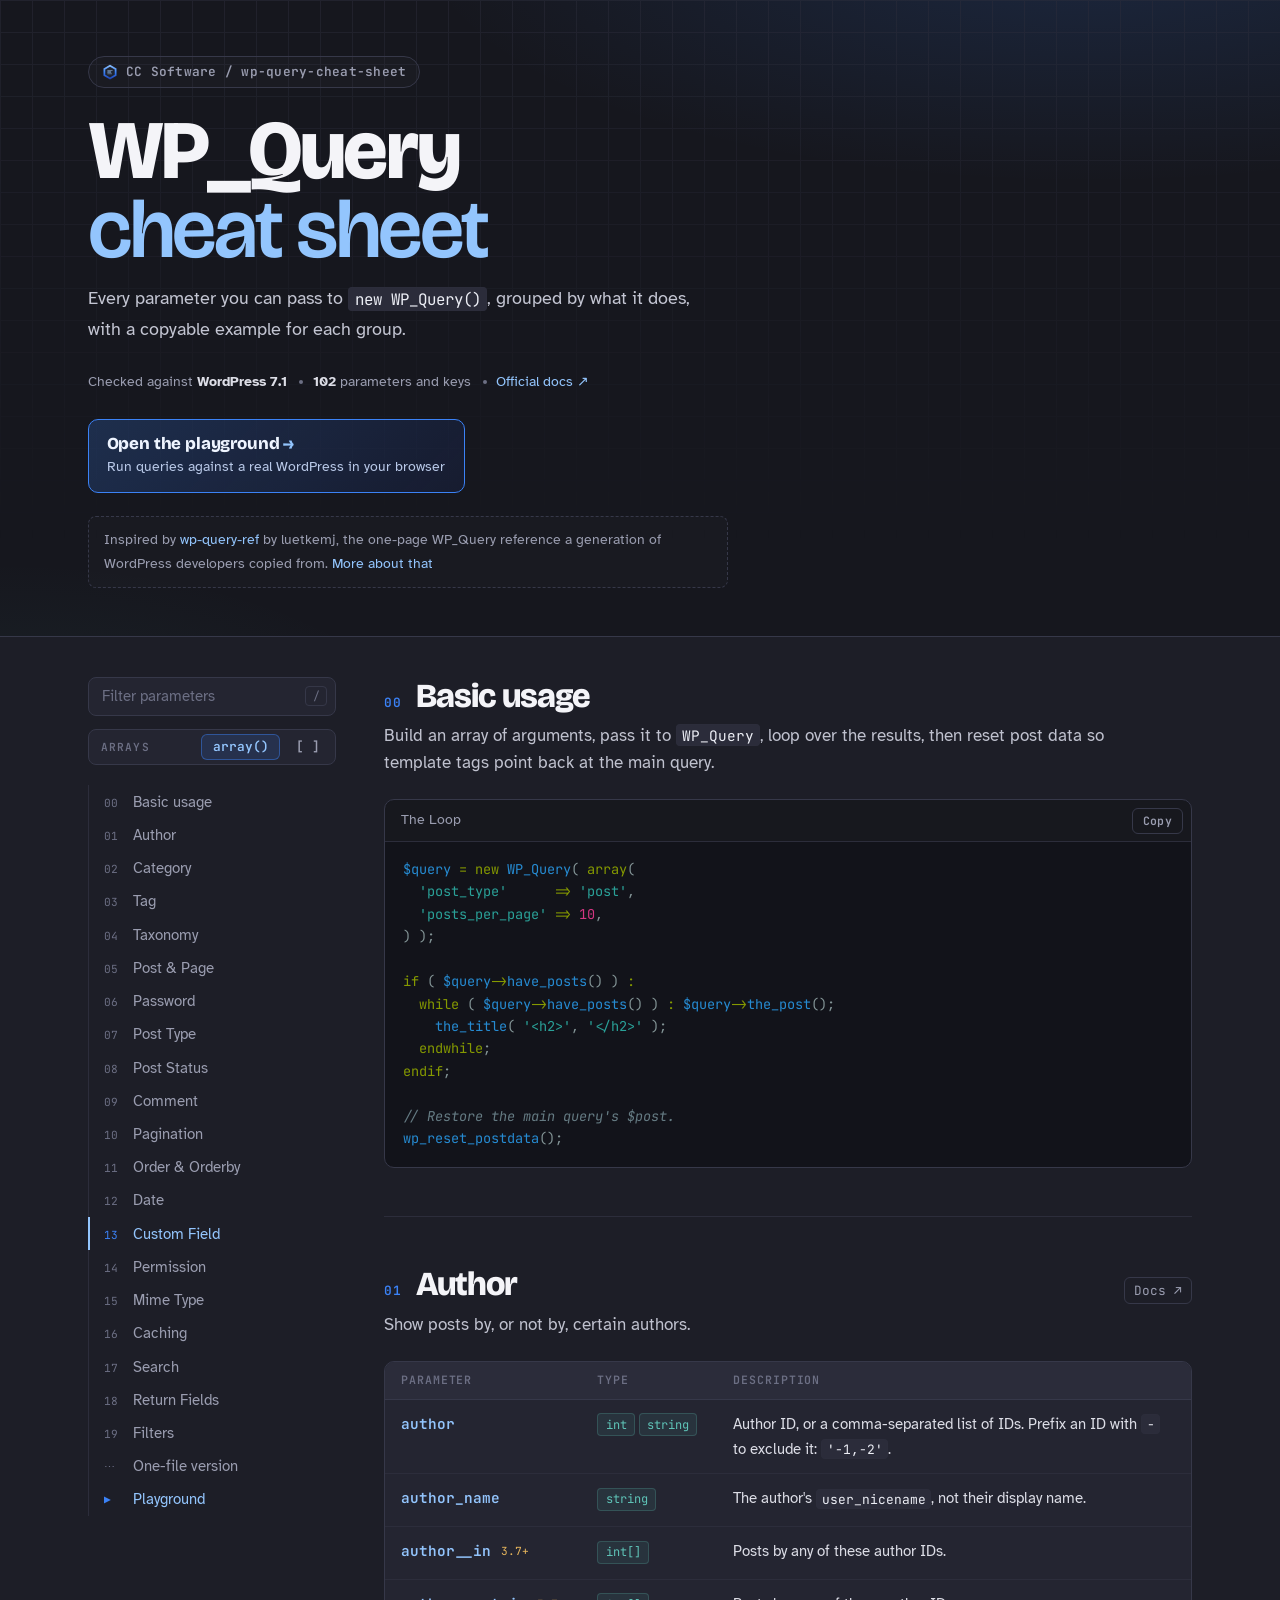
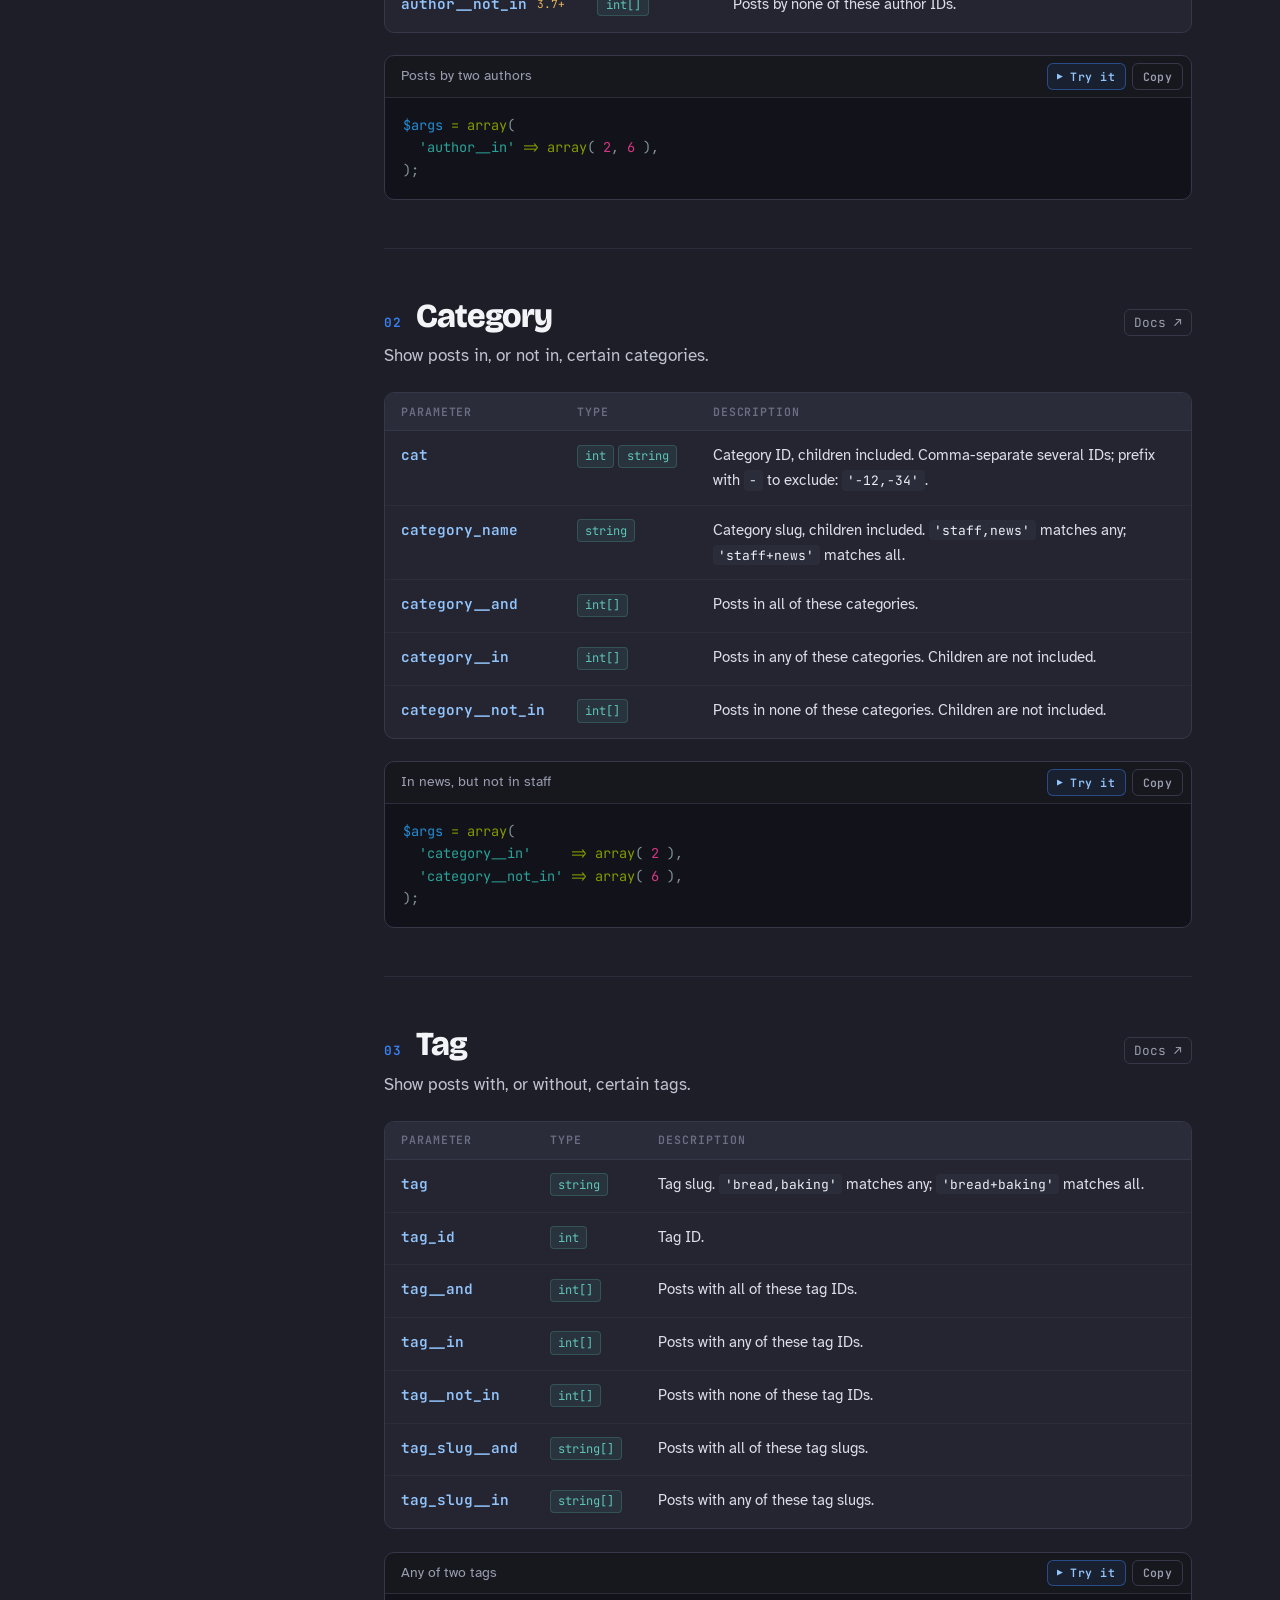
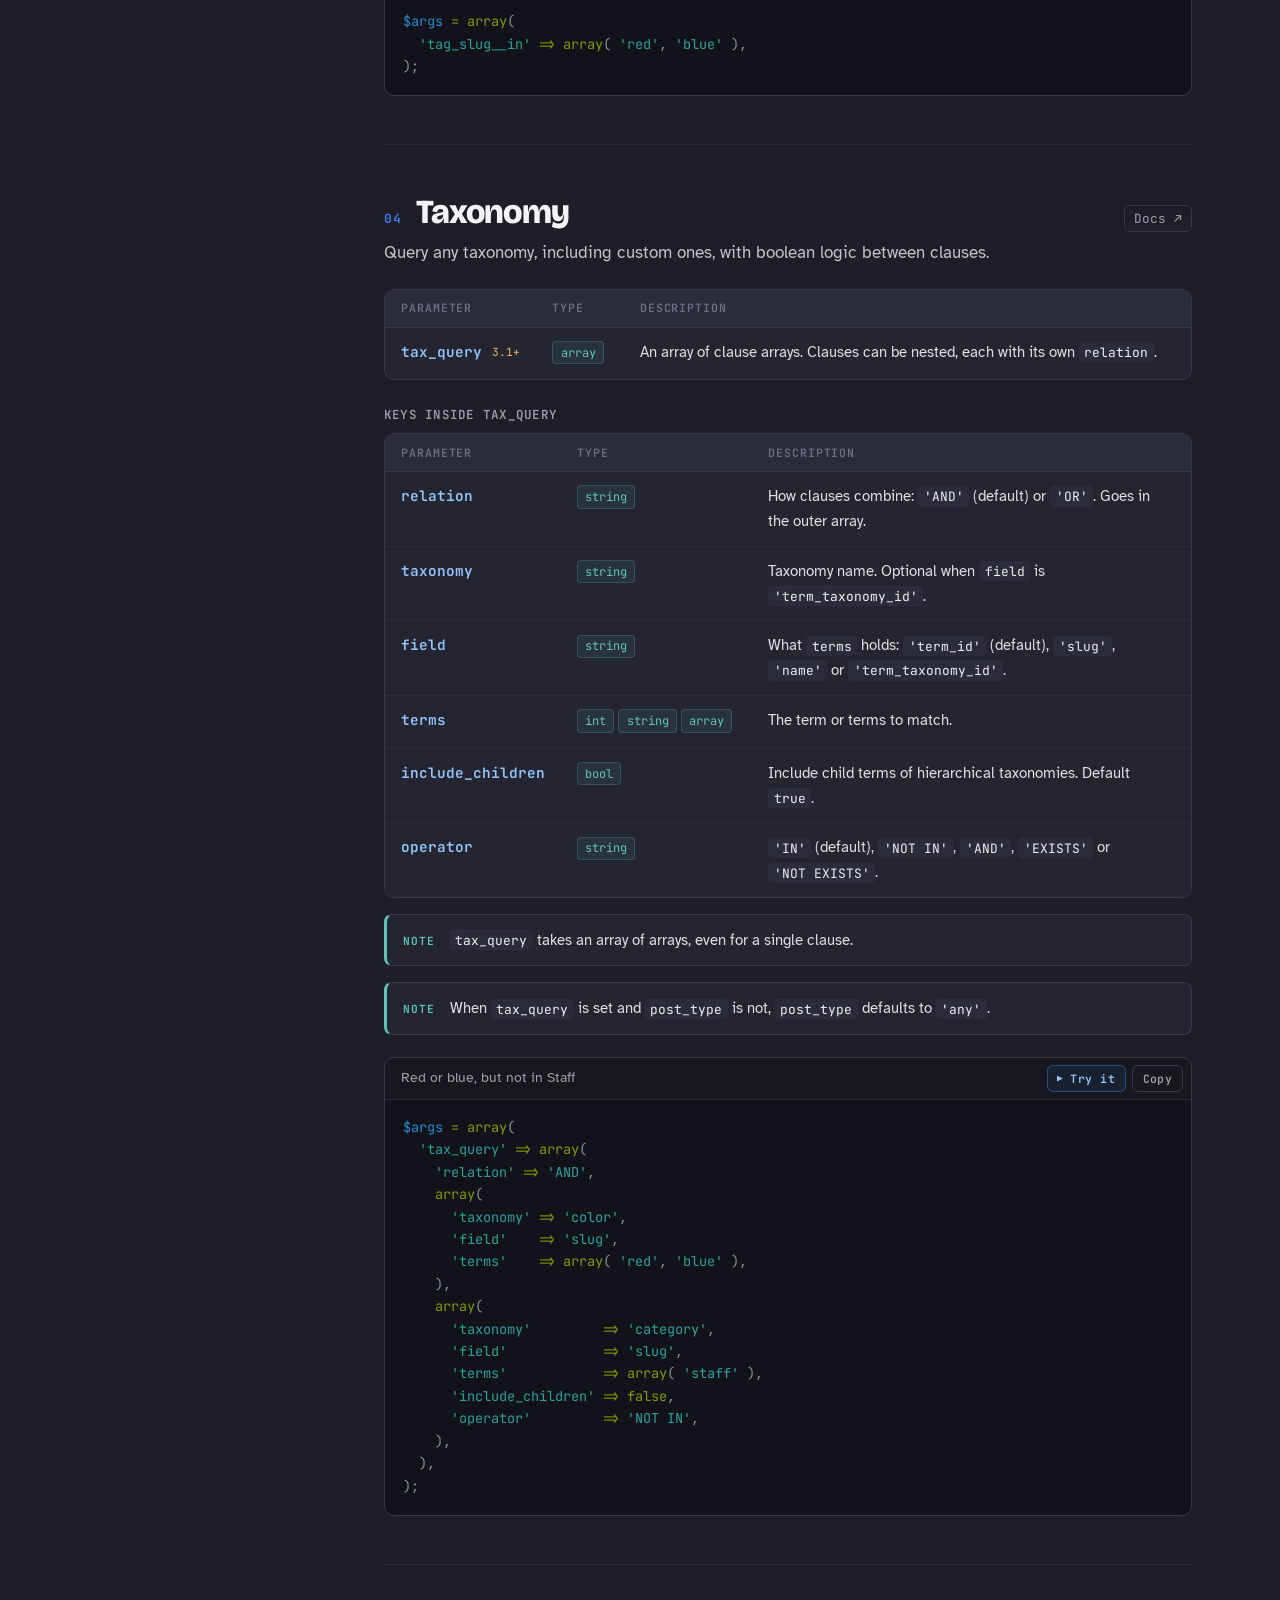
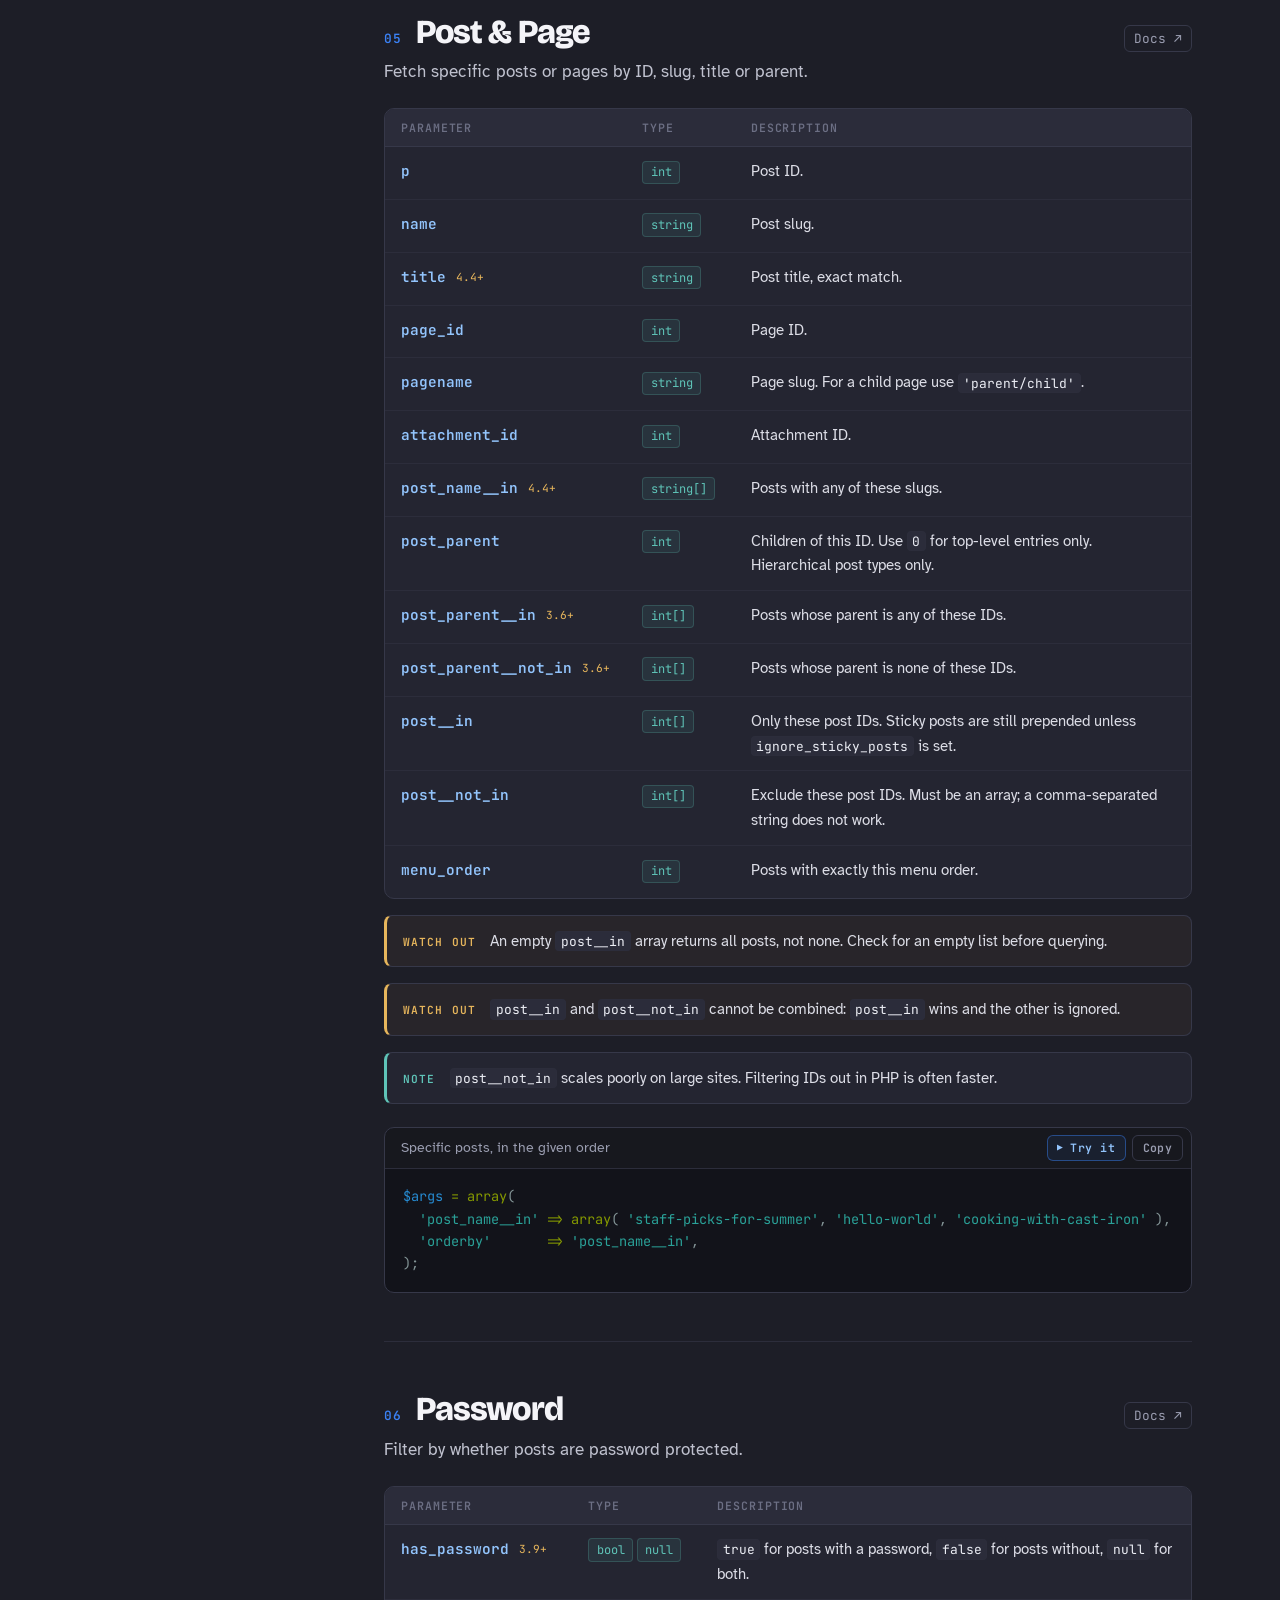
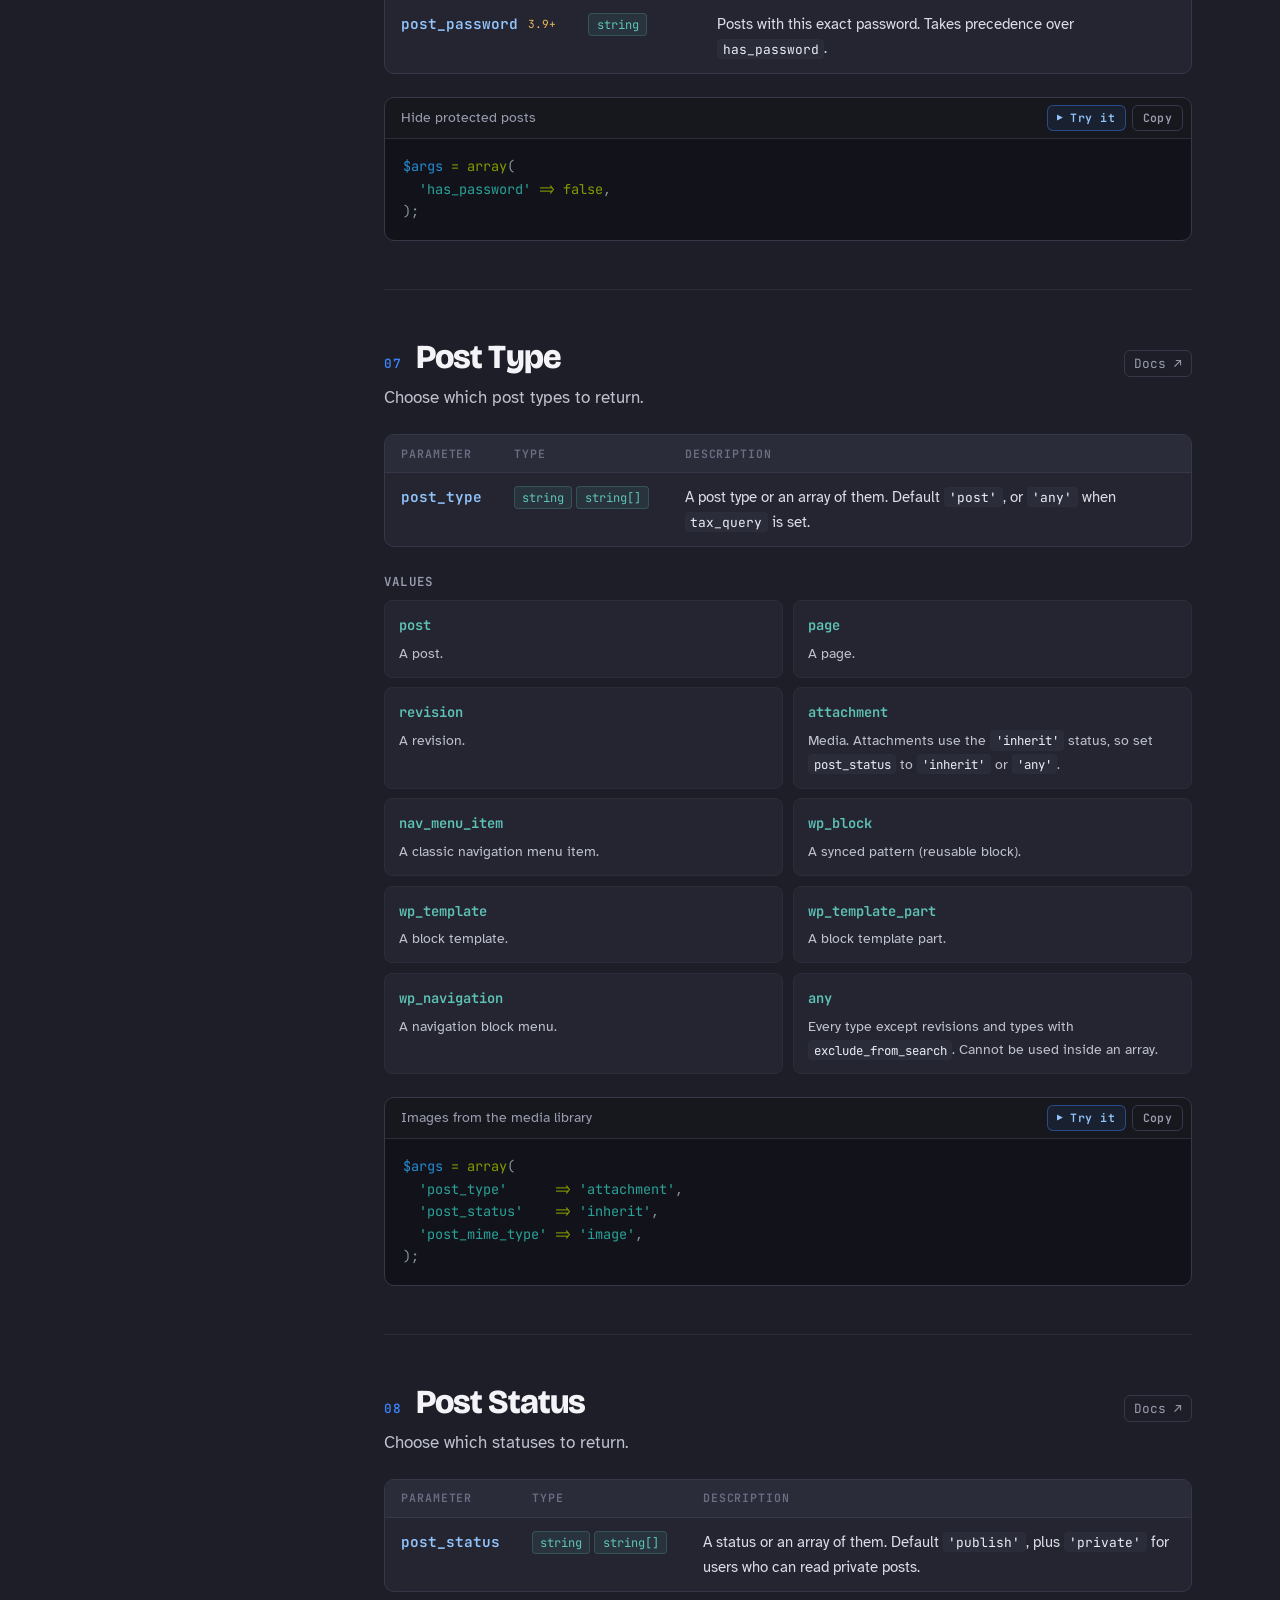
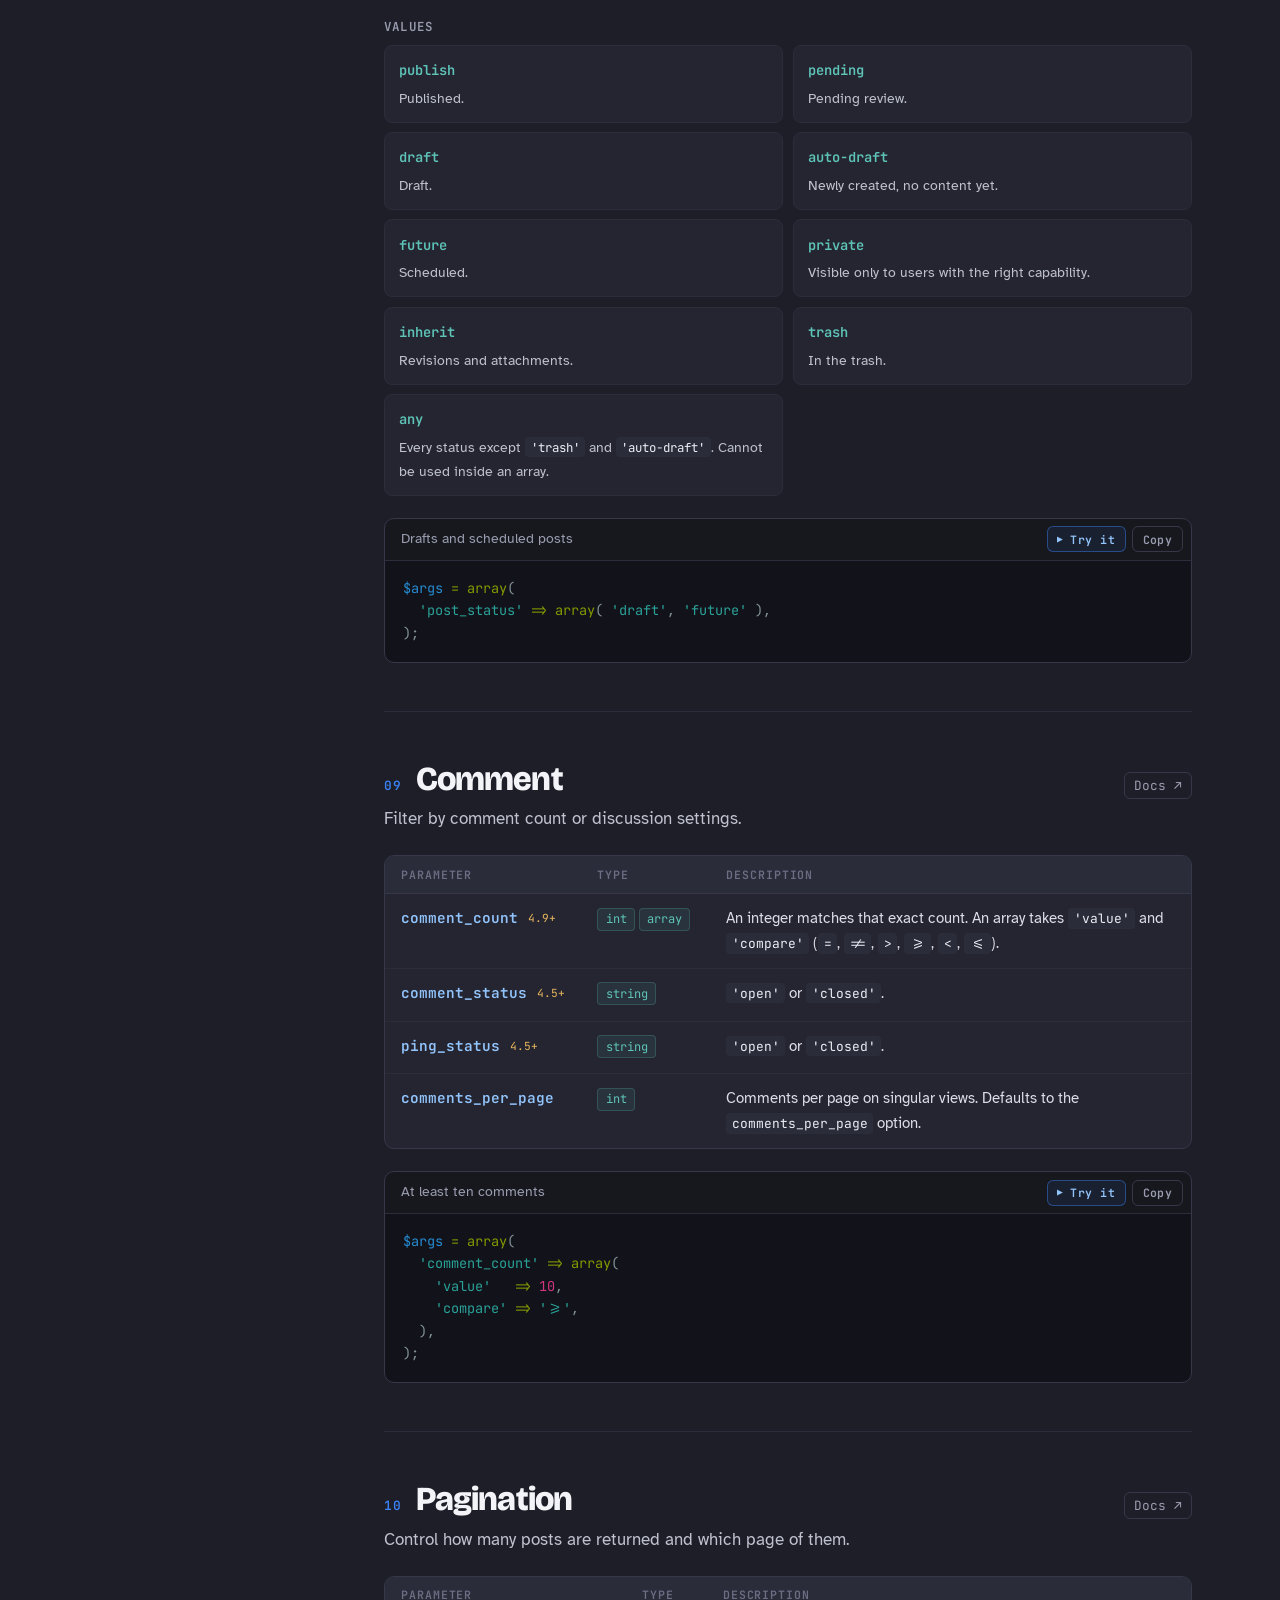
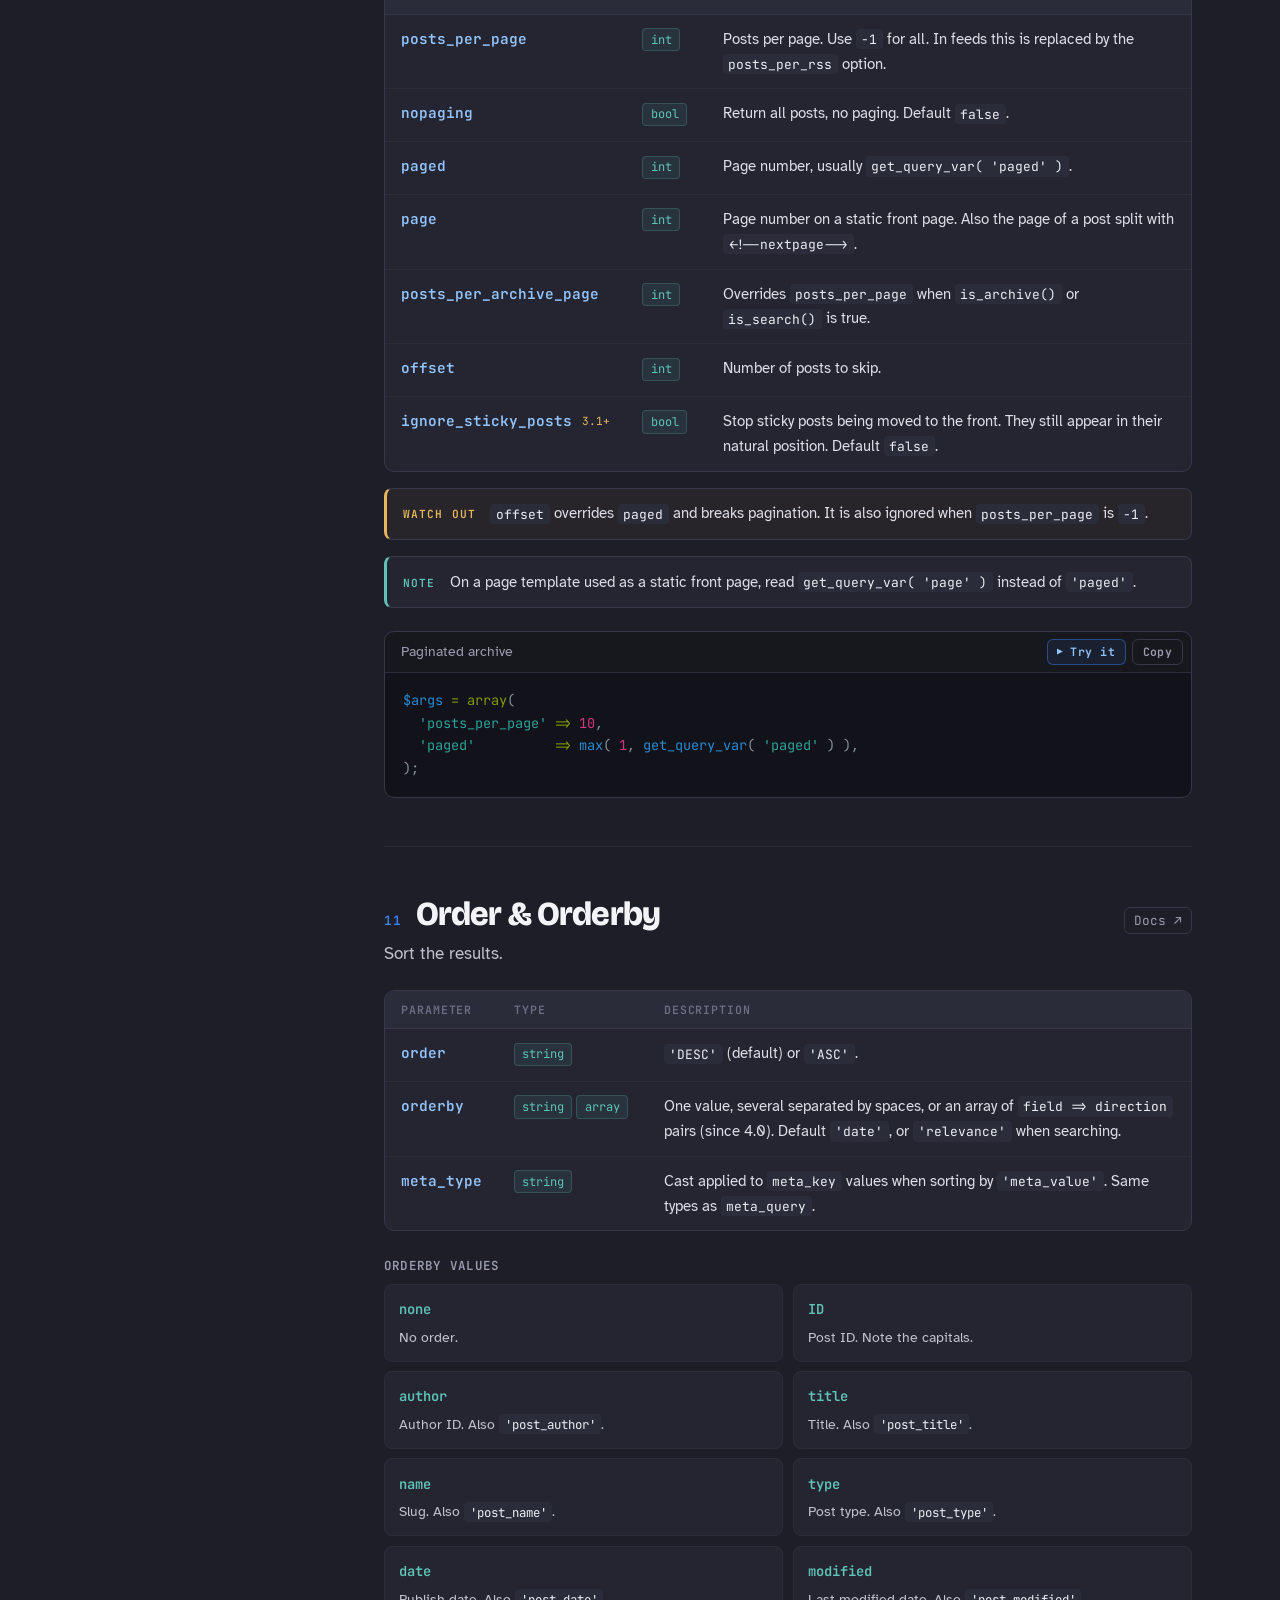
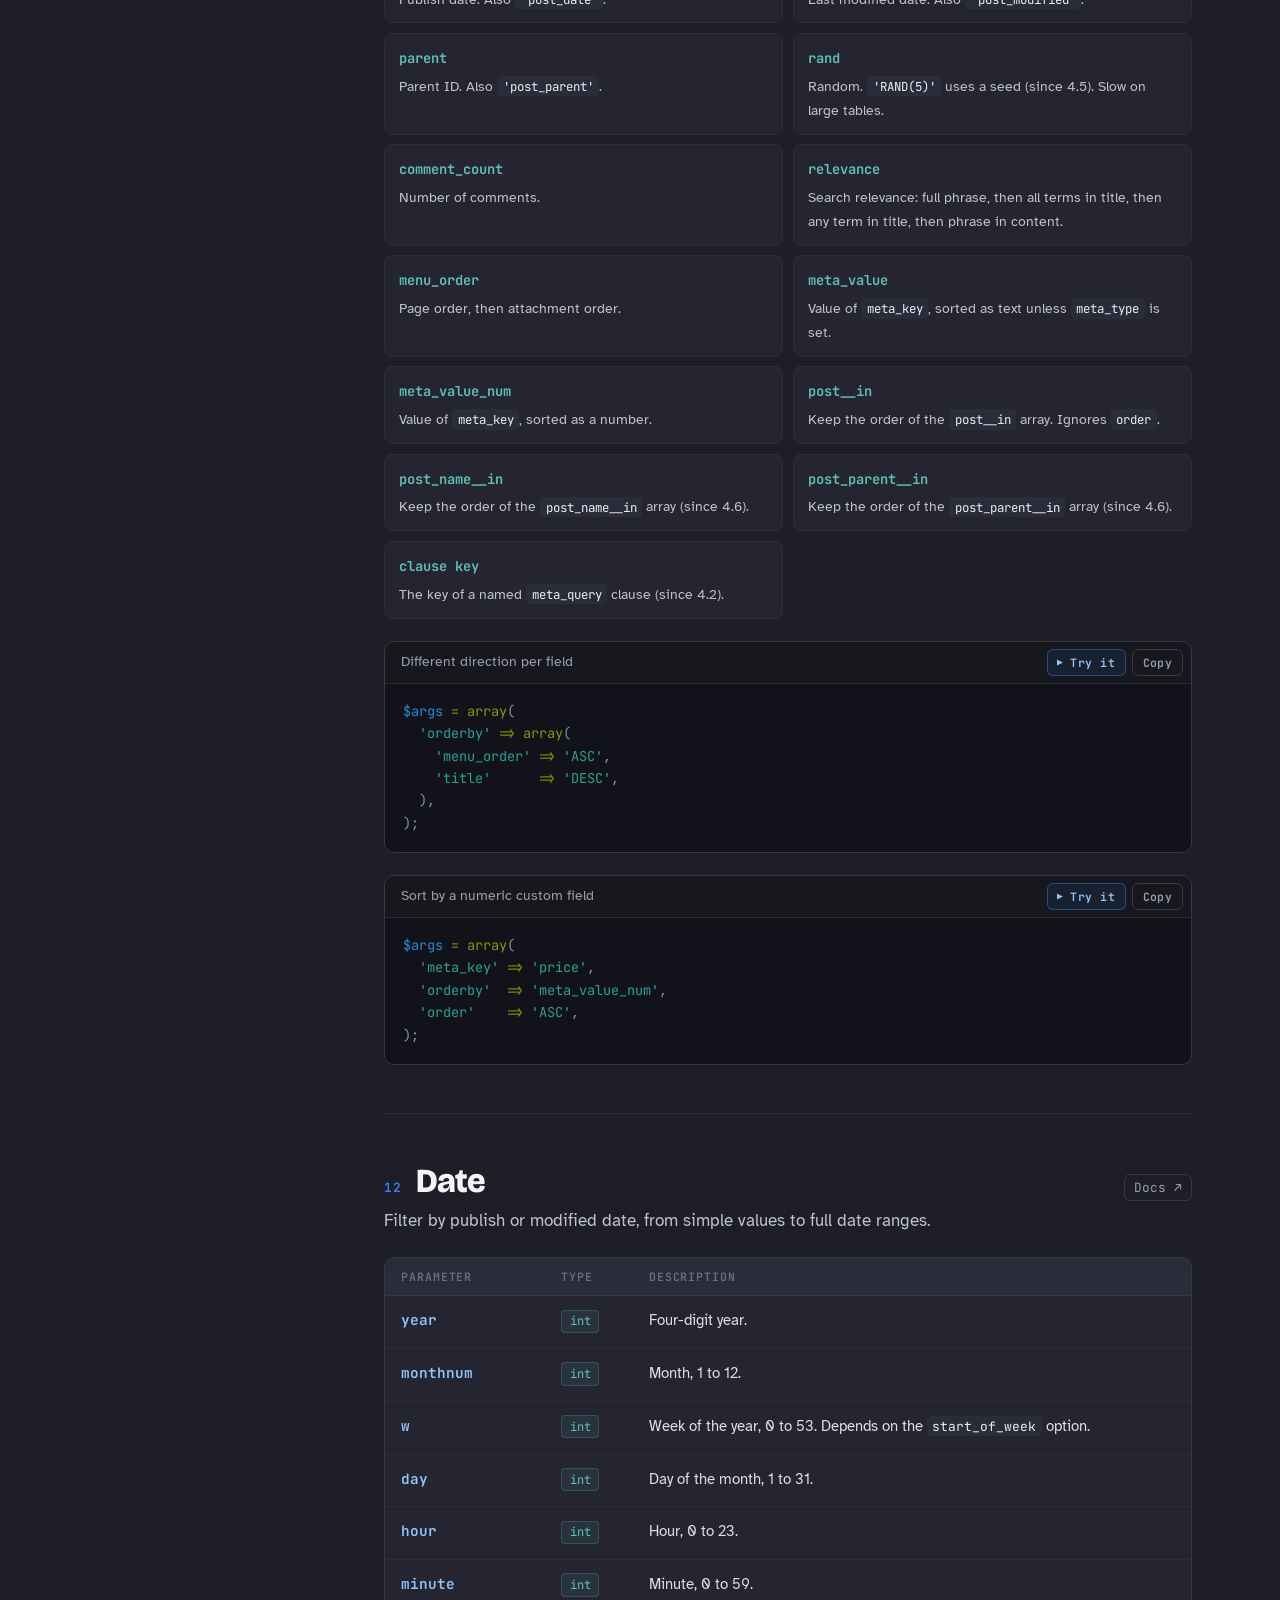
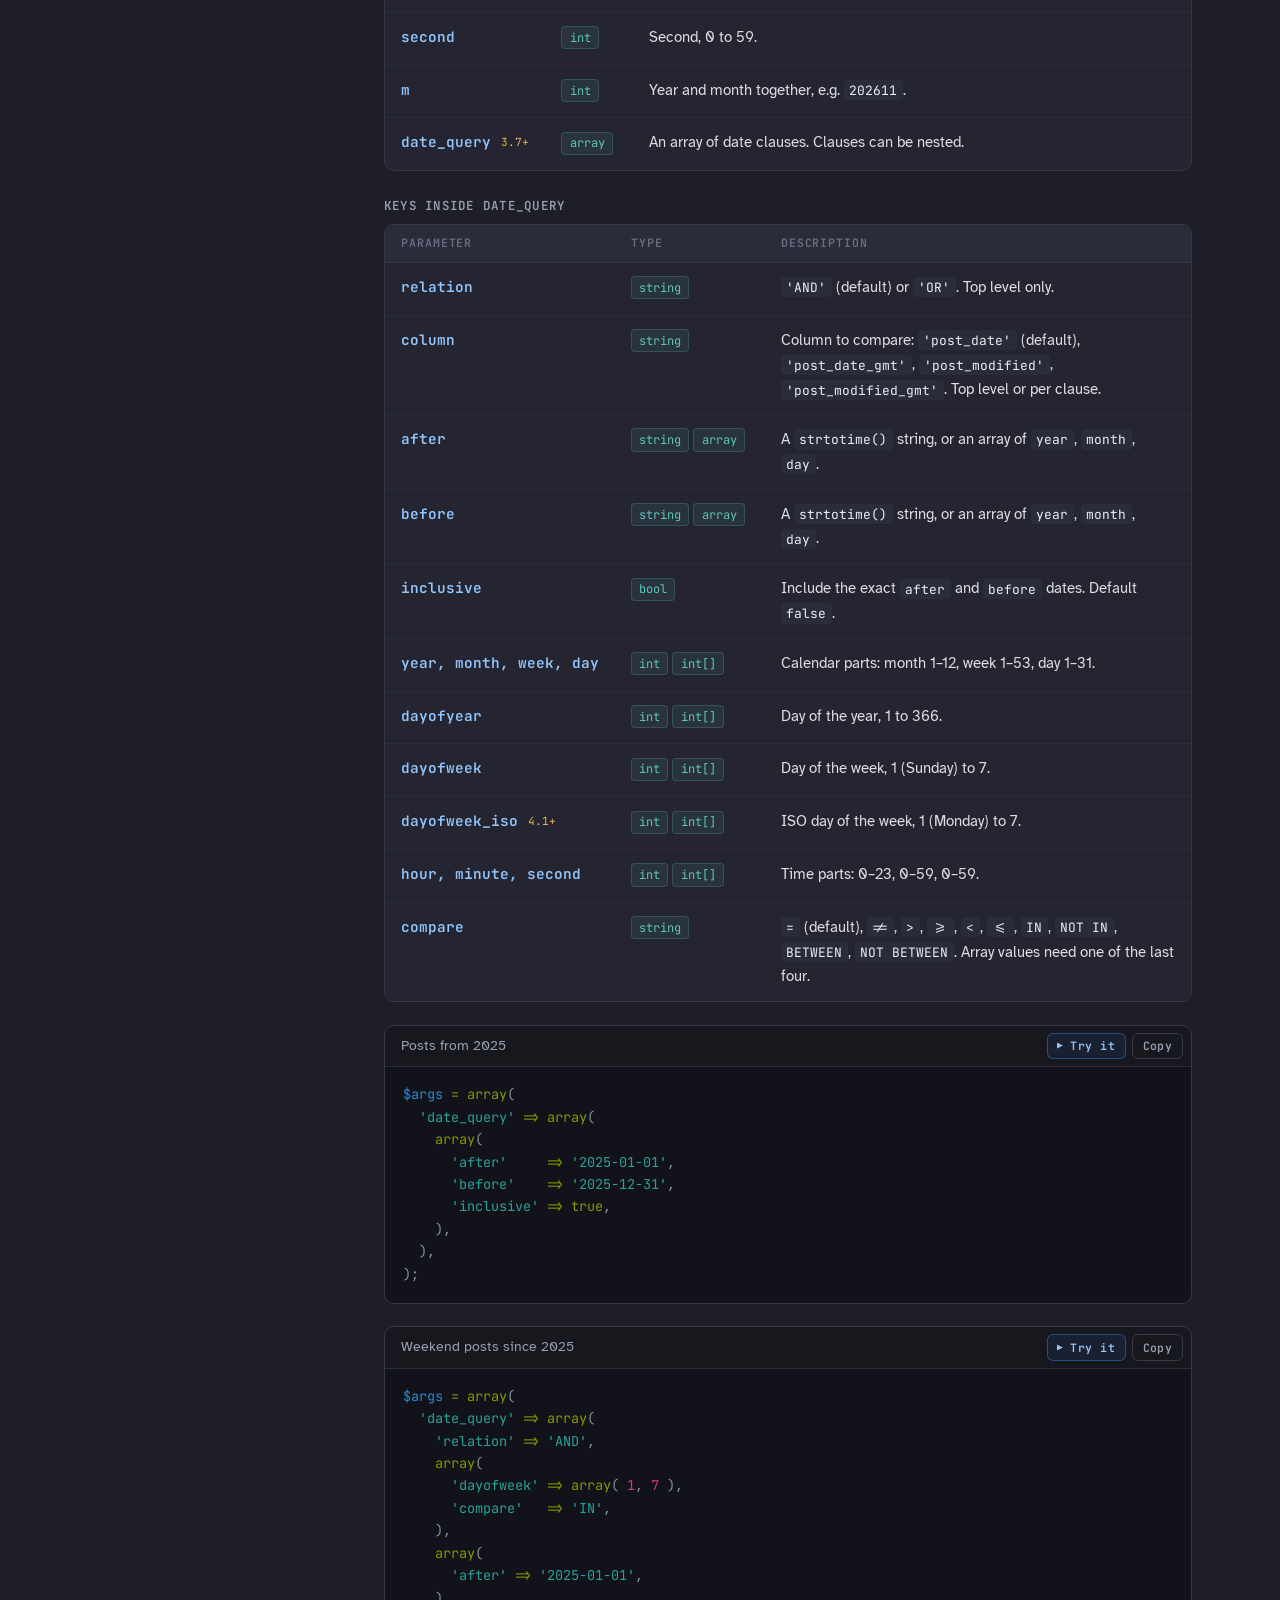
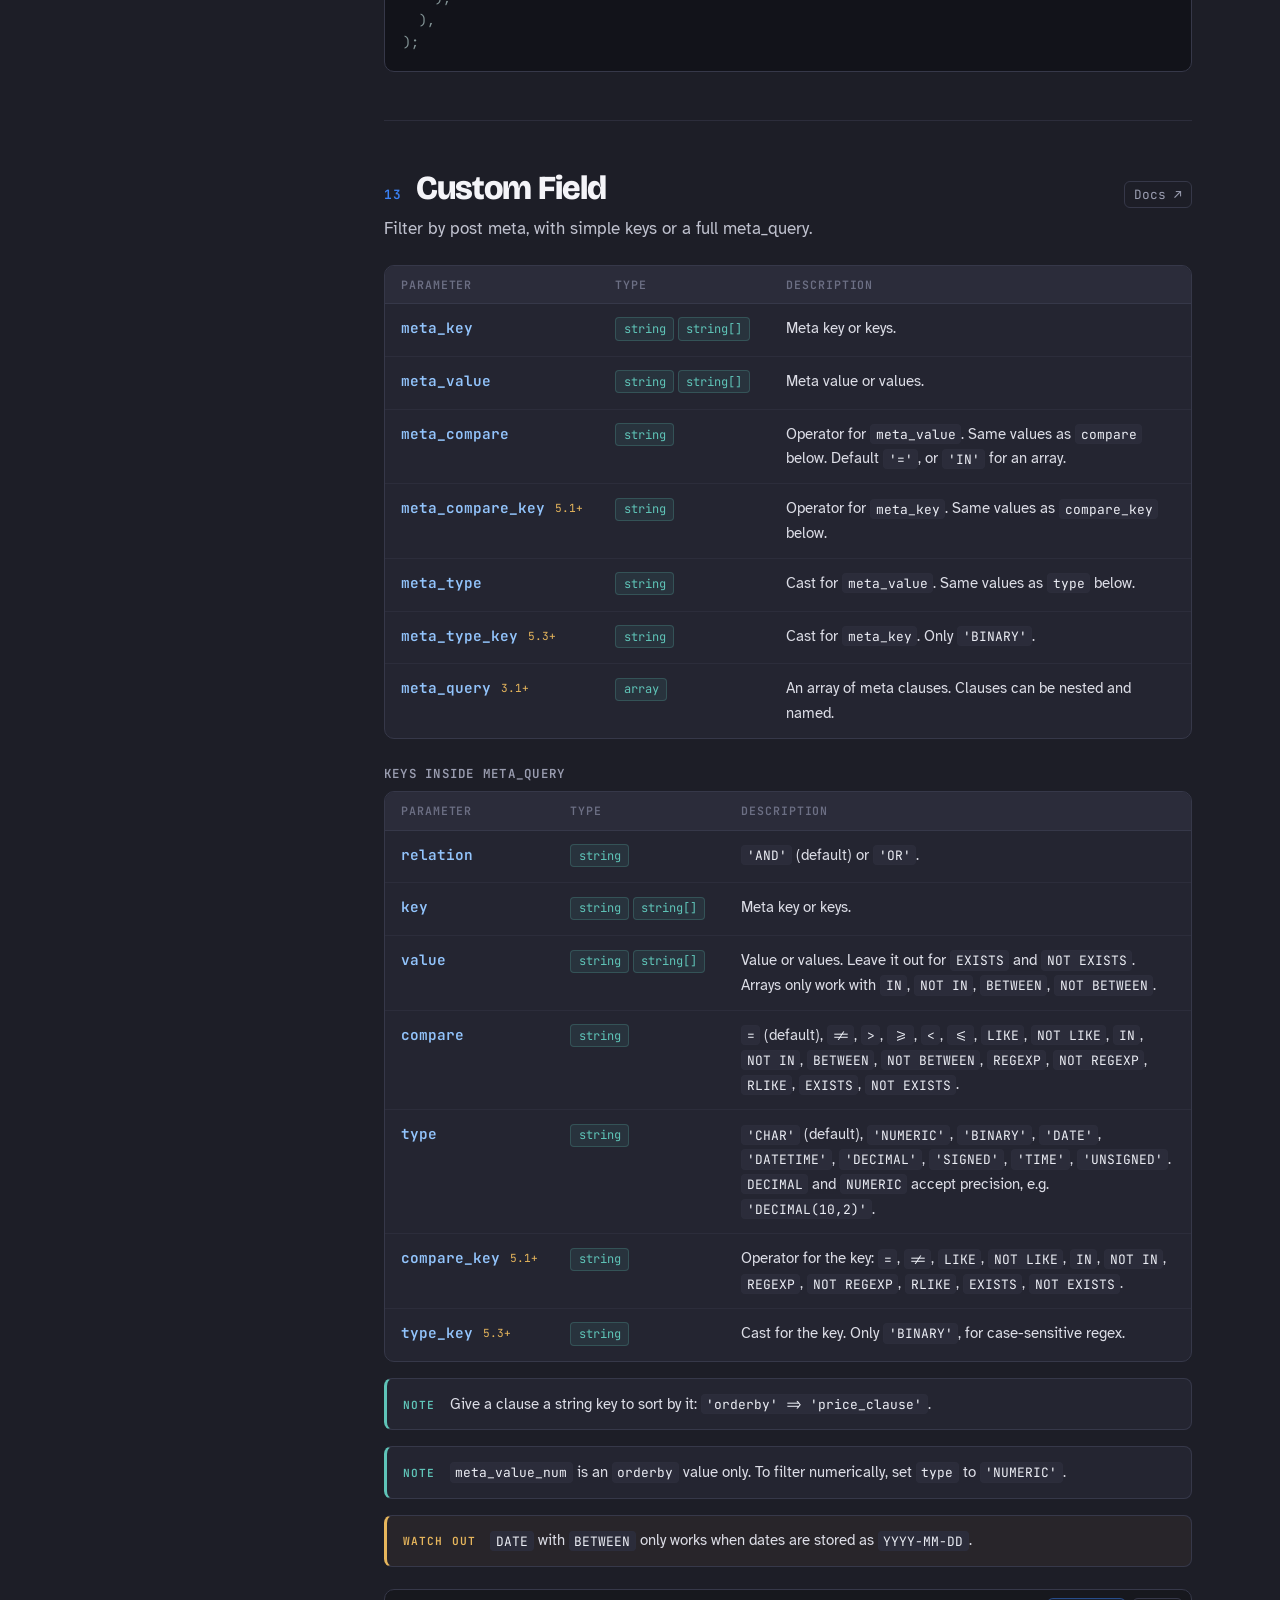
<file: index.html>
<!DOCTYPE html>
<html lang="en-US">
<head>
  <meta charset="UTF-8">
  <meta name="viewport" content="width=device-width, initial-scale=1">
  <title>WP_Query Cheat Sheet: every WP_Query parameter, explained</title>
  <meta name="description" content="Every WP_Query parameter, grouped and explained, with copyable examples. Checked against WordPress 7.1.">
  <meta property="og:title" content="WP_Query Cheat Sheet: every WP_Query parameter, explained">
  <meta property="og:description" content="Every WP_Query parameter, grouped and explained, with copyable examples. Checked against WordPress 7.1.">
  <meta property="og:url" content="https://clearanceclarence-software.github.io/wp-query-cheat-sheet/">
  <meta property="og:site_name" content="WP_Query Cheat Sheet">
  <meta property="og:type" content="website">
  <meta property="og:locale" content="en_US">
  <meta property="og:image" content="https://clearanceclarence-software.github.io/wp-query-cheat-sheet/assets/og-index.png">
  <meta property="og:image:width" content="1200">
  <meta property="og:image:height" content="630">
  <meta property="og:image:alt" content="WP_Query cheat sheet: every WP_Query parameter, explained, with examples and a live playground.">
  <meta name="twitter:card" content="summary_large_image">
  <meta name="twitter:title" content="WP_Query Cheat Sheet: every WP_Query parameter, explained">
  <meta name="twitter:description" content="Every WP_Query parameter, grouped and explained, with copyable examples and a live playground. Checked against WordPress 7.1.">
  <meta name="twitter:image" content="https://clearanceclarence-software.github.io/wp-query-cheat-sheet/assets/og-index.png">
  <meta name="twitter:image:alt" content="WP_Query cheat sheet: every WP_Query parameter, explained, with examples and a live playground.">
  <link rel="canonical" href="https://clearanceclarence-software.github.io/wp-query-cheat-sheet/">
  <script type="application/ld+json">{"@context":"https://schema.org","@type":"TechArticle","headline":"WP_Query Cheat Sheet","description":"Every WP_Query parameter, grouped and explained, with copyable examples. Checked against WordPress 7.1.","url":"https://clearanceclarence-software.github.io/wp-query-cheat-sheet/","image":"https://clearanceclarence-software.github.io/wp-query-cheat-sheet/assets/og-index.png","inLanguage":"en-US","about":{"@type":"SoftwareSourceCode","name":"WP_Query","programmingLanguage":"PHP"},"publisher":{"@type":"Organization","name":"CC Software","url":"https://github.com/ClearanceClarence-Software","logo":"https://clearanceclarence-software.github.io/wp-query-cheat-sheet/assets/icon-512.png"},"isBasedOn":"https://github.com/luetkemj/wp-query-ref","license":"https://www.gnu.org/licenses/old-licenses/gpl-2.0.html"}</script>
  <link rel="icon" href="assets/favicon.svg" type="image/svg+xml">
  <link rel="icon" href="assets/favicon-32.png" sizes="32x32" type="image/png">
  <link rel="apple-touch-icon" href="assets/apple-touch-icon.png">
  <link rel="manifest" href="site.webmanifest">
  <meta name="theme-color" content="#16171e">
  <link rel="preconnect" href="https://fonts.googleapis.com">
  <link rel="preconnect" href="https://fonts.gstatic.com" crossorigin>
  <link rel="stylesheet" href="https://fonts.googleapis.com/css2?family=Bricolage+Grotesque:opsz,wght@12..96,600;12..96,800&family=Atkinson+Hyperlegible:wght@400;700&family=JetBrains+Mono:wght@400;600&display=swap">
  <script>try{if(localStorage.getItem('qcs-arrays')==='short')document.documentElement.classList.add('short-arrays')}catch(e){}</script>
  <link rel="stylesheet" href="style.css">
</head>
<body>
  <a class="skip" href="#content">Skip to content</a>

  <header class="hero">
    <div class="hero-inner">
      <a class="repo" href="https://github.com/ClearanceClarence-Software/wp-query-cheat-sheet"><img class="mark" src="assets/mark.svg" alt="" width="16" height="16">CC Software / wp-query-cheat-sheet</a>
      <h1>WP_Query<span>cheat sheet</span></h1>
      <p class="lede">Every parameter you can pass to <code>new WP_Query()</code>, grouped by what it does, with a copyable example for each group.</p>
      <ul class="meta">
        <li>Checked against <strong>WordPress 7.1</strong></li>
        <li><strong>102</strong> parameters and keys</li>
        <li><a href="https://developer.wordpress.org/reference/classes/wp_query/" target="_blank" rel="noopener">Official docs ↗</a></li>
      </ul>
      <a class="cta" href="playground.html"><span>Open the playground</span><small>Run queries against a real WordPress in your browser</small></a>
      <p class="credit">Inspired by <a href="https://github.com/luetkemj/wp-query-ref" target="_blank" rel="noopener">wp-query-ref</a> by luetkemj, the one-page WP_Query reference a generation of WordPress developers copied from. <a href="#credits">More about that</a></p>
    </div>
  </header>

  <div class="layout">
    <nav class="toc" aria-label="Sections">
      <label class="search">
        <span class="visually-hidden">Filter parameters</span>
        <input id="filter" type="search" placeholder="Filter parameters" autocomplete="off" spellcheck="false">
        <kbd>/</kbd>
      </label>
      <div class="syntax" role="group" aria-label="Array syntax">
        <span>Arrays</span>
        <button type="button" data-syntax="long" aria-pressed="true" title="WordPress coding standards">array()</button>
        <button type="button" data-syntax="short" aria-pressed="false" title="Short array syntax, PHP 5.4+">[ ]</button>
      </div>
      <ol>
        <li><a href="#usage"><span class="num">00</span>Basic usage</a></li>
        <li><a href="#author"><span class="num">01</span>Author</a></li><li><a href="#category"><span class="num">02</span>Category</a></li><li><a href="#tag"><span class="num">03</span>Tag</a></li><li><a href="#taxonomy"><span class="num">04</span>Taxonomy</a></li><li><a href="#post-page"><span class="num">05</span>Post &amp; Page</a></li><li><a href="#password"><span class="num">06</span>Password</a></li><li><a href="#post-type"><span class="num">07</span>Post Type</a></li><li><a href="#post-status"><span class="num">08</span>Post Status</a></li><li><a href="#comment"><span class="num">09</span>Comment</a></li><li><a href="#pagination"><span class="num">10</span>Pagination</a></li><li><a href="#order"><span class="num">11</span>Order &amp; Orderby</a></li><li><a href="#date"><span class="num">12</span>Date</a></li><li><a href="#custom-field"><span class="num">13</span>Custom Field</a></li><li><a href="#permission"><span class="num">14</span>Permission</a></li><li><a href="#mime-type"><span class="num">15</span>Mime Type</a></li><li><a href="#caching"><span class="num">16</span>Caching</a></li><li><a href="#search"><span class="num">17</span>Search</a></li><li><a href="#fields"><span class="num">18</span>Return Fields</a></li><li><a href="#filters"><span class="num">19</span>Filters</a></li>
        <li><a href="#full"><span class="num">⋯</span>One-file version</a></li>
        <li class="toc-pg"><a href="playground.html"><span class="num">▶</span>Playground</a></li>
      </ol>
    </nav>

    <main id="content">
      <section class="ref" id="usage" data-title="basic usage loop">
        <header class="ref-head"><span class="num">00</span><h2><a href="#usage">Basic usage</a></h2></header>
        <p class="blurb">Build an array of arguments, pass it to <code>WP_Query</code>, loop over the results, then reset post data so template tags point back at the main query.</p>
        <figure class="code "><div class="code-head"><span>The Loop</span><span class="code-actions"><button class="copy" type="button">Copy</button></span></div><pre class="syn-long"><code><span class="nv">$query</span> <span class="o">=</span> <span class="k">new</span> <span class="nx">WP_Query</span><span class="p">(</span> <span class="k">array</span><span class="p">(</span>
  <span class="s1">'post_type'</span>      <span class="o">=&gt;</span> <span class="s1">'post'</span><span class="p">,</span>
  <span class="s1">'posts_per_page'</span> <span class="o">=&gt;</span> <span class="mi">10</span><span class="p">,</span>
<span class="p">)</span> <span class="p">);</span>

<span class="k">if</span> <span class="p">(</span> <span class="nv">$query</span><span class="o">-&gt;</span><span class="na">have_posts</span><span class="p">()</span> <span class="p">)</span> <span class="o">:</span>
  <span class="k">while</span> <span class="p">(</span> <span class="nv">$query</span><span class="o">-&gt;</span><span class="na">have_posts</span><span class="p">()</span> <span class="p">)</span> <span class="o">:</span> <span class="nv">$query</span><span class="o">-&gt;</span><span class="na">the_post</span><span class="p">();</span>
    <span class="nx">the_title</span><span class="p">(</span> <span class="s1">'&lt;h2&gt;'</span><span class="p">,</span> <span class="s1">'&lt;/h2&gt;'</span> <span class="p">);</span>
  <span class="k">endwhile</span><span class="p">;</span>
<span class="k">endif</span><span class="p">;</span>

<span class="c1">// Restore the main query's $post.</span>
<span class="nx">wp_reset_postdata</span><span class="p">();</span></code></pre><pre class="syn-short"><code><span class="nv">$query</span> <span class="o">=</span> <span class="k">new</span> <span class="nx">WP_Query</span><span class="p">(</span> <span class="p">[</span>
  <span class="s1">'post_type'</span>      <span class="o">=&gt;</span> <span class="s1">'post'</span><span class="p">,</span>
  <span class="s1">'posts_per_page'</span> <span class="o">=&gt;</span> <span class="mi">10</span><span class="p">,</span>
<span class="p">]</span> <span class="p">);</span>

<span class="k">if</span> <span class="p">(</span> <span class="nv">$query</span><span class="o">-&gt;</span><span class="na">have_posts</span><span class="p">()</span> <span class="p">)</span> <span class="o">:</span>
  <span class="k">while</span> <span class="p">(</span> <span class="nv">$query</span><span class="o">-&gt;</span><span class="na">have_posts</span><span class="p">()</span> <span class="p">)</span> <span class="o">:</span> <span class="nv">$query</span><span class="o">-&gt;</span><span class="na">the_post</span><span class="p">();</span>
    <span class="nx">the_title</span><span class="p">(</span> <span class="s1">'&lt;h2&gt;'</span><span class="p">,</span> <span class="s1">'&lt;/h2&gt;'</span> <span class="p">);</span>
  <span class="k">endwhile</span><span class="p">;</span>
<span class="k">endif</span><span class="p">;</span>

<span class="c1">// Restore the main query's $post.</span>
<span class="nx">wp_reset_postdata</span><span class="p">();</span></code></pre></figure>
      </section>

      <section class="ref" id="author" data-title="author"><header class="ref-head"><span class="num">01</span><h2><a href="#author">Author</a></h2><a class="docs" href="https://developer.wordpress.org/reference/classes/wp_query/#author-parameters" target="_blank" rel="noopener">Docs ↗</a></header><p class="blurb">Show posts by, or not by, certain authors.</p><div class="table-wrap"><table class="params"><thead><tr><th>Parameter</th><th>Type</th><th>Description</th></tr></thead><tbody><tr data-search="author author id, or a comma-separated list of ids. prefix an id with - to exclude it: &#x27;-1,-2&#x27;."><td class="name"><code>author</code></td><td class="types"><span class="type">int</span><span class="type">string</span></td><td>Author ID, or a comma-separated list of IDs. Prefix an ID with <code>-</code> to exclude it: <code>'-1,-2'</code>.</td></tr><tr data-search="author_name the author&#x27;s user_nicename, not their display name."><td class="name"><code>author_name</code></td><td class="types"><span class="type">string</span></td><td>The author's <code>user_nicename</code>, not their display name.</td></tr><tr data-search="author__in posts by any of these author ids."><td class="name"><code>author__in</code> <span class="since" title="Available since WordPress 3.7">3.7+</span></td><td class="types"><span class="type">int[]</span></td><td>Posts by any of these author IDs.</td></tr><tr data-search="author__not_in posts by none of these author ids."><td class="name"><code>author__not_in</code> <span class="since" title="Available since WordPress 3.7">3.7+</span></td><td class="types"><span class="type">int[]</span></td><td>Posts by none of these author IDs.</td></tr></tbody></table></div><figure class="code "><div class="code-head"><span>Posts by two authors</span><span class="code-actions"><a class="try" href="playground.html#code=JGFyZ3MgPSBhcnJheSgKICAnYXV0aG9yX19pbicgPT4gYXJyYXkoIDIsIDYgKSwKKTs">Try it</a><button class="copy" type="button">Copy</button></span></div><pre class="syn-long"><code><span class="nv">$args</span> <span class="o">=</span> <span class="k">array</span><span class="p">(</span>
  <span class="s1">'author__in'</span> <span class="o">=&gt;</span> <span class="k">array</span><span class="p">(</span> <span class="mi">2</span><span class="p">,</span> <span class="mi">6</span> <span class="p">),</span>
<span class="p">);</span></code></pre><pre class="syn-short"><code><span class="nv">$args</span> <span class="o">=</span> <span class="p">[</span>
  <span class="s1">'author__in'</span> <span class="o">=&gt;</span> <span class="p">[</span> <span class="mi">2</span><span class="p">,</span> <span class="mi">6</span> <span class="p">],</span>
<span class="p">];</span></code></pre></figure></section><section class="ref" id="category" data-title="category"><header class="ref-head"><span class="num">02</span><h2><a href="#category">Category</a></h2><a class="docs" href="https://developer.wordpress.org/reference/classes/wp_query/#category-parameters" target="_blank" rel="noopener">Docs ↗</a></header><p class="blurb">Show posts in, or not in, certain categories.</p><div class="table-wrap"><table class="params"><thead><tr><th>Parameter</th><th>Type</th><th>Description</th></tr></thead><tbody><tr data-search="cat category id, children included. comma-separate several ids; prefix with - to exclude: &#x27;-12,-34&#x27;."><td class="name"><code>cat</code></td><td class="types"><span class="type">int</span><span class="type">string</span></td><td>Category ID, children included. Comma-separate several IDs; prefix with <code>-</code> to exclude: <code>'-12,-34'</code>.</td></tr><tr data-search="category_name category slug, children included. &#x27;staff,news&#x27; matches any; &#x27;staff+news&#x27; matches all."><td class="name"><code>category_name</code></td><td class="types"><span class="type">string</span></td><td>Category slug, children included. <code>'staff,news'</code> matches any; <code>'staff+news'</code> matches all.</td></tr><tr data-search="category__and posts in all of these categories."><td class="name"><code>category__and</code></td><td class="types"><span class="type">int[]</span></td><td>Posts in all of these categories.</td></tr><tr data-search="category__in posts in any of these categories. children are not included."><td class="name"><code>category__in</code></td><td class="types"><span class="type">int[]</span></td><td>Posts in any of these categories. Children are not included.</td></tr><tr data-search="category__not_in posts in none of these categories. children are not included."><td class="name"><code>category__not_in</code></td><td class="types"><span class="type">int[]</span></td><td>Posts in none of these categories. Children are not included.</td></tr></tbody></table></div><figure class="code "><div class="code-head"><span>In news, but not in staff</span><span class="code-actions"><a class="try" href="playground.html#code=JGFyZ3MgPSBhcnJheSgKICAnY2F0ZWdvcnlfX2luJyAgICAgPT4gYXJyYXkoIDIgKSwKICAnY2F0ZWdvcnlfX25vdF9pbicgPT4gYXJyYXkoIDYgKSwKKTs">Try it</a><button class="copy" type="button">Copy</button></span></div><pre class="syn-long"><code><span class="nv">$args</span> <span class="o">=</span> <span class="k">array</span><span class="p">(</span>
  <span class="s1">'category__in'</span>     <span class="o">=&gt;</span> <span class="k">array</span><span class="p">(</span> <span class="mi">2</span> <span class="p">),</span>
  <span class="s1">'category__not_in'</span> <span class="o">=&gt;</span> <span class="k">array</span><span class="p">(</span> <span class="mi">6</span> <span class="p">),</span>
<span class="p">);</span></code></pre><pre class="syn-short"><code><span class="nv">$args</span> <span class="o">=</span> <span class="p">[</span>
  <span class="s1">'category__in'</span>     <span class="o">=&gt;</span> <span class="p">[</span> <span class="mi">2</span> <span class="p">],</span>
  <span class="s1">'category__not_in'</span> <span class="o">=&gt;</span> <span class="p">[</span> <span class="mi">6</span> <span class="p">],</span>
<span class="p">];</span></code></pre></figure></section><section class="ref" id="tag" data-title="tag"><header class="ref-head"><span class="num">03</span><h2><a href="#tag">Tag</a></h2><a class="docs" href="https://developer.wordpress.org/reference/classes/wp_query/#tag-parameters" target="_blank" rel="noopener">Docs ↗</a></header><p class="blurb">Show posts with, or without, certain tags.</p><div class="table-wrap"><table class="params"><thead><tr><th>Parameter</th><th>Type</th><th>Description</th></tr></thead><tbody><tr data-search="tag tag slug. &#x27;bread,baking&#x27; matches any; &#x27;bread+baking&#x27; matches all."><td class="name"><code>tag</code></td><td class="types"><span class="type">string</span></td><td>Tag slug. <code>'bread,baking'</code> matches any; <code>'bread+baking'</code> matches all.</td></tr><tr data-search="tag_id tag id."><td class="name"><code>tag_id</code></td><td class="types"><span class="type">int</span></td><td>Tag ID.</td></tr><tr data-search="tag__and posts with all of these tag ids."><td class="name"><code>tag__and</code></td><td class="types"><span class="type">int[]</span></td><td>Posts with all of these tag IDs.</td></tr><tr data-search="tag__in posts with any of these tag ids."><td class="name"><code>tag__in</code></td><td class="types"><span class="type">int[]</span></td><td>Posts with any of these tag IDs.</td></tr><tr data-search="tag__not_in posts with none of these tag ids."><td class="name"><code>tag__not_in</code></td><td class="types"><span class="type">int[]</span></td><td>Posts with none of these tag IDs.</td></tr><tr data-search="tag_slug__and posts with all of these tag slugs."><td class="name"><code>tag_slug__and</code></td><td class="types"><span class="type">string[]</span></td><td>Posts with all of these tag slugs.</td></tr><tr data-search="tag_slug__in posts with any of these tag slugs."><td class="name"><code>tag_slug__in</code></td><td class="types"><span class="type">string[]</span></td><td>Posts with any of these tag slugs.</td></tr></tbody></table></div><figure class="code "><div class="code-head"><span>Any of two tags</span><span class="code-actions"><a class="try" href="playground.html#code=JGFyZ3MgPSBhcnJheSgKICAndGFnX3NsdWdfX2luJyA9PiBhcnJheSggJ3JlZCcsICdibHVlJyApLAopOw">Try it</a><button class="copy" type="button">Copy</button></span></div><pre class="syn-long"><code><span class="nv">$args</span> <span class="o">=</span> <span class="k">array</span><span class="p">(</span>
  <span class="s1">'tag_slug__in'</span> <span class="o">=&gt;</span> <span class="k">array</span><span class="p">(</span> <span class="s1">'red'</span><span class="p">,</span> <span class="s1">'blue'</span> <span class="p">),</span>
<span class="p">);</span></code></pre><pre class="syn-short"><code><span class="nv">$args</span> <span class="o">=</span> <span class="p">[</span>
  <span class="s1">'tag_slug__in'</span> <span class="o">=&gt;</span> <span class="p">[</span> <span class="s1">'red'</span><span class="p">,</span> <span class="s1">'blue'</span> <span class="p">],</span>
<span class="p">];</span></code></pre></figure></section><section class="ref" id="taxonomy" data-title="taxonomy"><header class="ref-head"><span class="num">04</span><h2><a href="#taxonomy">Taxonomy</a></h2><a class="docs" href="https://developer.wordpress.org/reference/classes/wp_query/#taxonomy-parameters" target="_blank" rel="noopener">Docs ↗</a></header><p class="blurb">Query any taxonomy, including custom ones, with boolean logic between clauses.</p><div class="table-wrap"><table class="params"><thead><tr><th>Parameter</th><th>Type</th><th>Description</th></tr></thead><tbody><tr data-search="tax_query an array of clause arrays. clauses can be nested, each with its own relation."><td class="name"><code>tax_query</code> <span class="since" title="Available since WordPress 3.1">3.1+</span></td><td class="types"><span class="type">array</span></td><td>An array of clause arrays. Clauses can be nested, each with its own <code>relation</code>.</td></tr></tbody></table></div><h3 class="sub">Keys inside tax_query</h3><div class="table-wrap"><table class="params"><thead><tr><th>Parameter</th><th>Type</th><th>Description</th></tr></thead><tbody><tr data-search="relation how clauses combine: &#x27;and&#x27; (default) or &#x27;or&#x27;. goes in the outer array."><td class="name"><code>relation</code></td><td class="types"><span class="type">string</span></td><td>How clauses combine: <code>'AND'</code> (default) or <code>'OR'</code>. Goes in the outer array.</td></tr><tr data-search="taxonomy taxonomy name. optional when field is &#x27;term_taxonomy_id&#x27;."><td class="name"><code>taxonomy</code></td><td class="types"><span class="type">string</span></td><td>Taxonomy name. Optional when <code>field</code> is <code>'term_taxonomy_id'</code>.</td></tr><tr data-search="field what terms holds: &#x27;term_id&#x27; (default), &#x27;slug&#x27;, &#x27;name&#x27; or &#x27;term_taxonomy_id&#x27;."><td class="name"><code>field</code></td><td class="types"><span class="type">string</span></td><td>What <code>terms</code> holds: <code>'term_id'</code> (default), <code>'slug'</code>, <code>'name'</code> or <code>'term_taxonomy_id'</code>.</td></tr><tr data-search="terms the term or terms to match."><td class="name"><code>terms</code></td><td class="types"><span class="type">int</span><span class="type">string</span><span class="type">array</span></td><td>The term or terms to match.</td></tr><tr data-search="include_children include child terms of hierarchical taxonomies. default true."><td class="name"><code>include_children</code></td><td class="types"><span class="type">bool</span></td><td>Include child terms of hierarchical taxonomies. Default <code>true</code>.</td></tr><tr data-search="operator &#x27;in&#x27; (default), &#x27;not in&#x27;, &#x27;and&#x27;, &#x27;exists&#x27; or &#x27;not exists&#x27;."><td class="name"><code>operator</code></td><td class="types"><span class="type">string</span></td><td><code>'IN'</code> (default), <code>'NOT IN'</code>, <code>'AND'</code>, <code>'EXISTS'</code> or <code>'NOT EXISTS'</code>.</td></tr></tbody></table></div><aside class="note info"><strong>Note</strong><p><code>tax_query</code> takes an array of arrays, even for a single clause.</p></aside><aside class="note info"><strong>Note</strong><p>When <code>tax_query</code> is set and <code>post_type</code> is not, <code>post_type</code> defaults to <code>'any'</code>.</p></aside><figure class="code "><div class="code-head"><span>Red or blue, but not in Staff</span><span class="code-actions"><a class="try" href="playground.html#code=[base64]">Try it</a><button class="copy" type="button">Copy</button></span></div><pre class="syn-long"><code><span class="nv">$args</span> <span class="o">=</span> <span class="k">array</span><span class="p">(</span>
  <span class="s1">'tax_query'</span> <span class="o">=&gt;</span> <span class="k">array</span><span class="p">(</span>
    <span class="s1">'relation'</span> <span class="o">=&gt;</span> <span class="s1">'AND'</span><span class="p">,</span>
    <span class="k">array</span><span class="p">(</span>
      <span class="s1">'taxonomy'</span> <span class="o">=&gt;</span> <span class="s1">'color'</span><span class="p">,</span>
      <span class="s1">'field'</span>    <span class="o">=&gt;</span> <span class="s1">'slug'</span><span class="p">,</span>
      <span class="s1">'terms'</span>    <span class="o">=&gt;</span> <span class="k">array</span><span class="p">(</span> <span class="s1">'red'</span><span class="p">,</span> <span class="s1">'blue'</span> <span class="p">),</span>
    <span class="p">),</span>
    <span class="k">array</span><span class="p">(</span>
      <span class="s1">'taxonomy'</span>         <span class="o">=&gt;</span> <span class="s1">'category'</span><span class="p">,</span>
      <span class="s1">'field'</span>            <span class="o">=&gt;</span> <span class="s1">'slug'</span><span class="p">,</span>
      <span class="s1">'terms'</span>            <span class="o">=&gt;</span> <span class="k">array</span><span class="p">(</span> <span class="s1">'staff'</span> <span class="p">),</span>
      <span class="s1">'include_children'</span> <span class="o">=&gt;</span> <span class="k">false</span><span class="p">,</span>
      <span class="s1">'operator'</span>         <span class="o">=&gt;</span> <span class="s1">'NOT IN'</span><span class="p">,</span>
    <span class="p">),</span>
  <span class="p">),</span>
<span class="p">);</span></code></pre><pre class="syn-short"><code><span class="nv">$args</span> <span class="o">=</span> <span class="p">[</span>
  <span class="s1">'tax_query'</span> <span class="o">=&gt;</span> <span class="p">[</span>
    <span class="s1">'relation'</span> <span class="o">=&gt;</span> <span class="s1">'AND'</span><span class="p">,</span>
    <span class="p">[</span>
      <span class="s1">'taxonomy'</span> <span class="o">=&gt;</span> <span class="s1">'color'</span><span class="p">,</span>
      <span class="s1">'field'</span>    <span class="o">=&gt;</span> <span class="s1">'slug'</span><span class="p">,</span>
      <span class="s1">'terms'</span>    <span class="o">=&gt;</span> <span class="p">[</span> <span class="s1">'red'</span><span class="p">,</span> <span class="s1">'blue'</span> <span class="p">],</span>
    <span class="p">],</span>
    <span class="p">[</span>
      <span class="s1">'taxonomy'</span>         <span class="o">=&gt;</span> <span class="s1">'category'</span><span class="p">,</span>
      <span class="s1">'field'</span>            <span class="o">=&gt;</span> <span class="s1">'slug'</span><span class="p">,</span>
      <span class="s1">'terms'</span>            <span class="o">=&gt;</span> <span class="p">[</span> <span class="s1">'staff'</span> <span class="p">],</span>
      <span class="s1">'include_children'</span> <span class="o">=&gt;</span> <span class="k">false</span><span class="p">,</span>
      <span class="s1">'operator'</span>         <span class="o">=&gt;</span> <span class="s1">'NOT IN'</span><span class="p">,</span>
    <span class="p">],</span>
  <span class="p">],</span>
<span class="p">];</span></code></pre></figure></section><section class="ref" id="post-page" data-title="post &amp; page"><header class="ref-head"><span class="num">05</span><h2><a href="#post-page">Post &amp; Page</a></h2><a class="docs" href="https://developer.wordpress.org/reference/classes/wp_query/#post-page-parameters" target="_blank" rel="noopener">Docs ↗</a></header><p class="blurb">Fetch specific posts or pages by ID, slug, title or parent.</p><div class="table-wrap"><table class="params"><thead><tr><th>Parameter</th><th>Type</th><th>Description</th></tr></thead><tbody><tr data-search="p post id."><td class="name"><code>p</code></td><td class="types"><span class="type">int</span></td><td>Post ID.</td></tr><tr data-search="name post slug."><td class="name"><code>name</code></td><td class="types"><span class="type">string</span></td><td>Post slug.</td></tr><tr data-search="title post title, exact match."><td class="name"><code>title</code> <span class="since" title="Available since WordPress 4.4">4.4+</span></td><td class="types"><span class="type">string</span></td><td>Post title, exact match.</td></tr><tr data-search="page_id page id."><td class="name"><code>page_id</code></td><td class="types"><span class="type">int</span></td><td>Page ID.</td></tr><tr data-search="pagename page slug. for a child page use &#x27;parent/child&#x27;."><td class="name"><code>pagename</code></td><td class="types"><span class="type">string</span></td><td>Page slug. For a child page use <code>'parent/child'</code>.</td></tr><tr data-search="attachment_id attachment id."><td class="name"><code>attachment_id</code></td><td class="types"><span class="type">int</span></td><td>Attachment ID.</td></tr><tr data-search="post_name__in posts with any of these slugs."><td class="name"><code>post_name__in</code> <span class="since" title="Available since WordPress 4.4">4.4+</span></td><td class="types"><span class="type">string[]</span></td><td>Posts with any of these slugs.</td></tr><tr data-search="post_parent children of this id. use 0 for top-level entries only. hierarchical post types only."><td class="name"><code>post_parent</code></td><td class="types"><span class="type">int</span></td><td>Children of this ID. Use <code>0</code> for top-level entries only. Hierarchical post types only.</td></tr><tr data-search="post_parent__in posts whose parent is any of these ids."><td class="name"><code>post_parent__in</code> <span class="since" title="Available since WordPress 3.6">3.6+</span></td><td class="types"><span class="type">int[]</span></td><td>Posts whose parent is any of these IDs.</td></tr><tr data-search="post_parent__not_in posts whose parent is none of these ids."><td class="name"><code>post_parent__not_in</code> <span class="since" title="Available since WordPress 3.6">3.6+</span></td><td class="types"><span class="type">int[]</span></td><td>Posts whose parent is none of these IDs.</td></tr><tr data-search="post__in only these post ids. sticky posts are still prepended unless ignore_sticky_posts is set."><td class="name"><code>post__in</code></td><td class="types"><span class="type">int[]</span></td><td>Only these post IDs. Sticky posts are still prepended unless <code>ignore_sticky_posts</code> is set.</td></tr><tr data-search="post__not_in exclude these post ids. must be an array; a comma-separated string does not work."><td class="name"><code>post__not_in</code></td><td class="types"><span class="type">int[]</span></td><td>Exclude these post IDs. Must be an array; a comma-separated string does not work.</td></tr><tr data-search="menu_order posts with exactly this menu order."><td class="name"><code>menu_order</code></td><td class="types"><span class="type">int</span></td><td>Posts with exactly this menu order.</td></tr></tbody></table></div><aside class="note warn"><strong>Watch out</strong><p>An empty <code>post__in</code> array returns all posts, not none. Check for an empty list before querying.</p></aside><aside class="note warn"><strong>Watch out</strong><p><code>post__in</code> and <code>post__not_in</code> cannot be combined: <code>post__in</code> wins and the other is ignored.</p></aside><aside class="note info"><strong>Note</strong><p><code>post__not_in</code> scales poorly on large sites. Filtering IDs out in PHP is often faster.</p></aside><figure class="code "><div class="code-head"><span>Specific posts, in the given order</span><span class="code-actions"><a class="try" href="playground.html#code=[base64]">Try it</a><button class="copy" type="button">Copy</button></span></div><pre class="syn-long"><code><span class="nv">$args</span> <span class="o">=</span> <span class="k">array</span><span class="p">(</span>
  <span class="s1">'post_name__in'</span> <span class="o">=&gt;</span> <span class="k">array</span><span class="p">(</span> <span class="s1">'staff-picks-for-summer'</span><span class="p">,</span> <span class="s1">'hello-world'</span><span class="p">,</span> <span class="s1">'cooking-with-cast-iron'</span> <span class="p">),</span>
  <span class="s1">'orderby'</span>       <span class="o">=&gt;</span> <span class="s1">'post_name__in'</span><span class="p">,</span>
<span class="p">);</span></code></pre><pre class="syn-short"><code><span class="nv">$args</span> <span class="o">=</span> <span class="p">[</span>
  <span class="s1">'post_name__in'</span> <span class="o">=&gt;</span> <span class="p">[</span> <span class="s1">'staff-picks-for-summer'</span><span class="p">,</span> <span class="s1">'hello-world'</span><span class="p">,</span> <span class="s1">'cooking-with-cast-iron'</span> <span class="p">],</span>
  <span class="s1">'orderby'</span>       <span class="o">=&gt;</span> <span class="s1">'post_name__in'</span><span class="p">,</span>
<span class="p">];</span></code></pre></figure></section><section class="ref" id="password" data-title="password"><header class="ref-head"><span class="num">06</span><h2><a href="#password">Password</a></h2><a class="docs" href="https://developer.wordpress.org/reference/classes/wp_query/#password-parameters" target="_blank" rel="noopener">Docs ↗</a></header><p class="blurb">Filter by whether posts are password protected.</p><div class="table-wrap"><table class="params"><thead><tr><th>Parameter</th><th>Type</th><th>Description</th></tr></thead><tbody><tr data-search="has_password true for posts with a password, false for posts without, null for both."><td class="name"><code>has_password</code> <span class="since" title="Available since WordPress 3.9">3.9+</span></td><td class="types"><span class="type">bool</span><span class="type">null</span></td><td><code>true</code> for posts with a password, <code>false</code> for posts without, <code>null</code> for both.</td></tr><tr data-search="post_password posts with this exact password. takes precedence over has_password."><td class="name"><code>post_password</code> <span class="since" title="Available since WordPress 3.9">3.9+</span></td><td class="types"><span class="type">string</span></td><td>Posts with this exact password. Takes precedence over <code>has_password</code>.</td></tr></tbody></table></div><figure class="code "><div class="code-head"><span>Hide protected posts</span><span class="code-actions"><a class="try" href="playground.html#code=JGFyZ3MgPSBhcnJheSgKICAnaGFzX3Bhc3N3b3JkJyA9PiBmYWxzZSwKKTs">Try it</a><button class="copy" type="button">Copy</button></span></div><pre class="syn-long"><code><span class="nv">$args</span> <span class="o">=</span> <span class="k">array</span><span class="p">(</span>
  <span class="s1">'has_password'</span> <span class="o">=&gt;</span> <span class="k">false</span><span class="p">,</span>
<span class="p">);</span></code></pre><pre class="syn-short"><code><span class="nv">$args</span> <span class="o">=</span> <span class="p">[</span>
  <span class="s1">'has_password'</span> <span class="o">=&gt;</span> <span class="k">false</span><span class="p">,</span>
<span class="p">];</span></code></pre></figure></section><section class="ref" id="post-type" data-title="post type"><header class="ref-head"><span class="num">07</span><h2><a href="#post-type">Post Type</a></h2><a class="docs" href="https://developer.wordpress.org/reference/classes/wp_query/#post-type-parameters" target="_blank" rel="noopener">Docs ↗</a></header><p class="blurb">Choose which post types to return.</p><div class="table-wrap"><table class="params"><thead><tr><th>Parameter</th><th>Type</th><th>Description</th></tr></thead><tbody><tr data-search="post_type a post type or an array of them. default &#x27;post&#x27;, or &#x27;any&#x27; when tax_query is set."><td class="name"><code>post_type</code></td><td class="types"><span class="type">string</span><span class="type">string[]</span></td><td>A post type or an array of them. Default <code>'post'</code>, or <code>'any'</code> when <code>tax_query</code> is set.</td></tr></tbody></table></div><h3 class="sub">Values</h3><dl class="values"><div class="value" data-search="post a post."><dt><code>post</code></dt><dd>A post.</dd></div><div class="value" data-search="page a page."><dt><code>page</code></dt><dd>A page.</dd></div><div class="value" data-search="revision a revision."><dt><code>revision</code></dt><dd>A revision.</dd></div><div class="value" data-search="attachment media. attachments use the &#x27;inherit&#x27; status, so set post_status to &#x27;inherit&#x27; or &#x27;any&#x27;."><dt><code>attachment</code></dt><dd>Media. Attachments use the <code>'inherit'</code> status, so set <code>post_status</code> to <code>'inherit'</code> or <code>'any'</code>.</dd></div><div class="value" data-search="nav_menu_item a classic navigation menu item."><dt><code>nav_menu_item</code></dt><dd>A classic navigation menu item.</dd></div><div class="value" data-search="wp_block a synced pattern (reusable block)."><dt><code>wp_block</code></dt><dd>A synced pattern (reusable block).</dd></div><div class="value" data-search="wp_template a block template."><dt><code>wp_template</code></dt><dd>A block template.</dd></div><div class="value" data-search="wp_template_part a block template part."><dt><code>wp_template_part</code></dt><dd>A block template part.</dd></div><div class="value" data-search="wp_navigation a navigation block menu."><dt><code>wp_navigation</code></dt><dd>A navigation block menu.</dd></div><div class="value" data-search="any every type except revisions and types with exclude_from_search. cannot be used inside an array."><dt><code>any</code></dt><dd>Every type except revisions and types with <code>exclude_from_search</code>. Cannot be used inside an array.</dd></div></dl><figure class="code "><div class="code-head"><span>Images from the media library</span><span class="code-actions"><a class="try" href="playground.html#code=JGFyZ3MgPSBhcnJheSgKICAncG9zdF90eXBlJyAgICAgID0-ICdhdHRhY2htZW50JywKICAncG9zdF9zdGF0dXMnICAgID0-ICdpbmhlcml0JywKICAncG9zdF9taW1lX3R5cGUnID0-ICdpbWFnZScsCik7">Try it</a><button class="copy" type="button">Copy</button></span></div><pre class="syn-long"><code><span class="nv">$args</span> <span class="o">=</span> <span class="k">array</span><span class="p">(</span>
  <span class="s1">'post_type'</span>      <span class="o">=&gt;</span> <span class="s1">'attachment'</span><span class="p">,</span>
  <span class="s1">'post_status'</span>    <span class="o">=&gt;</span> <span class="s1">'inherit'</span><span class="p">,</span>
  <span class="s1">'post_mime_type'</span> <span class="o">=&gt;</span> <span class="s1">'image'</span><span class="p">,</span>
<span class="p">);</span></code></pre><pre class="syn-short"><code><span class="nv">$args</span> <span class="o">=</span> <span class="p">[</span>
  <span class="s1">'post_type'</span>      <span class="o">=&gt;</span> <span class="s1">'attachment'</span><span class="p">,</span>
  <span class="s1">'post_status'</span>    <span class="o">=&gt;</span> <span class="s1">'inherit'</span><span class="p">,</span>
  <span class="s1">'post_mime_type'</span> <span class="o">=&gt;</span> <span class="s1">'image'</span><span class="p">,</span>
<span class="p">];</span></code></pre></figure></section><section class="ref" id="post-status" data-title="post status"><header class="ref-head"><span class="num">08</span><h2><a href="#post-status">Post Status</a></h2><a class="docs" href="https://developer.wordpress.org/reference/classes/wp_query/#status-parameters" target="_blank" rel="noopener">Docs ↗</a></header><p class="blurb">Choose which statuses to return.</p><div class="table-wrap"><table class="params"><thead><tr><th>Parameter</th><th>Type</th><th>Description</th></tr></thead><tbody><tr data-search="post_status a status or an array of them. default &#x27;publish&#x27;, plus &#x27;private&#x27; for users who can read private posts."><td class="name"><code>post_status</code></td><td class="types"><span class="type">string</span><span class="type">string[]</span></td><td>A status or an array of them. Default <code>'publish'</code>, plus <code>'private'</code> for users who can read private posts.</td></tr></tbody></table></div><h3 class="sub">Values</h3><dl class="values"><div class="value" data-search="publish published."><dt><code>publish</code></dt><dd>Published.</dd></div><div class="value" data-search="pending pending review."><dt><code>pending</code></dt><dd>Pending review.</dd></div><div class="value" data-search="draft draft."><dt><code>draft</code></dt><dd>Draft.</dd></div><div class="value" data-search="auto-draft newly created, no content yet."><dt><code>auto-draft</code></dt><dd>Newly created, no content yet.</dd></div><div class="value" data-search="future scheduled."><dt><code>future</code></dt><dd>Scheduled.</dd></div><div class="value" data-search="private visible only to users with the right capability."><dt><code>private</code></dt><dd>Visible only to users with the right capability.</dd></div><div class="value" data-search="inherit revisions and attachments."><dt><code>inherit</code></dt><dd>Revisions and attachments.</dd></div><div class="value" data-search="trash in the trash."><dt><code>trash</code></dt><dd>In the trash.</dd></div><div class="value" data-search="any every status except &#x27;trash&#x27; and &#x27;auto-draft&#x27;. cannot be used inside an array."><dt><code>any</code></dt><dd>Every status except <code>'trash'</code> and <code>'auto-draft'</code>. Cannot be used inside an array.</dd></div></dl><figure class="code "><div class="code-head"><span>Drafts and scheduled posts</span><span class="code-actions"><a class="try" href="playground.html#code=JGFyZ3MgPSBhcnJheSgKICAncG9zdF9zdGF0dXMnID0-IGFycmF5KCAnZHJhZnQnLCAnZnV0dXJlJyApLAopOw">Try it</a><button class="copy" type="button">Copy</button></span></div><pre class="syn-long"><code><span class="nv">$args</span> <span class="o">=</span> <span class="k">array</span><span class="p">(</span>
  <span class="s1">'post_status'</span> <span class="o">=&gt;</span> <span class="k">array</span><span class="p">(</span> <span class="s1">'draft'</span><span class="p">,</span> <span class="s1">'future'</span> <span class="p">),</span>
<span class="p">);</span></code></pre><pre class="syn-short"><code><span class="nv">$args</span> <span class="o">=</span> <span class="p">[</span>
  <span class="s1">'post_status'</span> <span class="o">=&gt;</span> <span class="p">[</span> <span class="s1">'draft'</span><span class="p">,</span> <span class="s1">'future'</span> <span class="p">],</span>
<span class="p">];</span></code></pre></figure></section><section class="ref" id="comment" data-title="comment"><header class="ref-head"><span class="num">09</span><h2><a href="#comment">Comment</a></h2><a class="docs" href="https://developer.wordpress.org/reference/classes/wp_query/#comment-parameters" target="_blank" rel="noopener">Docs ↗</a></header><p class="blurb">Filter by comment count or discussion settings.</p><div class="table-wrap"><table class="params"><thead><tr><th>Parameter</th><th>Type</th><th>Description</th></tr></thead><tbody><tr data-search="comment_count an integer matches that exact count. an array takes &#x27;value&#x27; and &#x27;compare&#x27; (=, !=, &gt;, &gt;=, &lt;, &lt;=)."><td class="name"><code>comment_count</code> <span class="since" title="Available since WordPress 4.9">4.9+</span></td><td class="types"><span class="type">int</span><span class="type">array</span></td><td>An integer matches that exact count. An array takes <code>'value'</code> and <code>'compare'</code> (<code>=</code>, <code>!=</code>, <code>&gt;</code>, <code>&gt;=</code>, <code>&lt;</code>, <code>&lt;=</code>).</td></tr><tr data-search="comment_status &#x27;open&#x27; or &#x27;closed&#x27;."><td class="name"><code>comment_status</code> <span class="since" title="Available since WordPress 4.5">4.5+</span></td><td class="types"><span class="type">string</span></td><td><code>'open'</code> or <code>'closed'</code>.</td></tr><tr data-search="ping_status &#x27;open&#x27; or &#x27;closed&#x27;."><td class="name"><code>ping_status</code> <span class="since" title="Available since WordPress 4.5">4.5+</span></td><td class="types"><span class="type">string</span></td><td><code>'open'</code> or <code>'closed'</code>.</td></tr><tr data-search="comments_per_page comments per page on singular views. defaults to the comments_per_page option."><td class="name"><code>comments_per_page</code></td><td class="types"><span class="type">int</span></td><td>Comments per page on singular views. Defaults to the <code>comments_per_page</code> option.</td></tr></tbody></table></div><figure class="code "><div class="code-head"><span>At least ten comments</span><span class="code-actions"><a class="try" href="playground.html#code=JGFyZ3MgPSBhcnJheSgKICAnY29tbWVudF9jb3VudCcgPT4gYXJyYXkoCiAgICAndmFsdWUnICAgPT4gMTAsCiAgICAnY29tcGFyZScgPT4gJz49JywKICApLAopOw">Try it</a><button class="copy" type="button">Copy</button></span></div><pre class="syn-long"><code><span class="nv">$args</span> <span class="o">=</span> <span class="k">array</span><span class="p">(</span>
  <span class="s1">'comment_count'</span> <span class="o">=&gt;</span> <span class="k">array</span><span class="p">(</span>
    <span class="s1">'value'</span>   <span class="o">=&gt;</span> <span class="mi">10</span><span class="p">,</span>
    <span class="s1">'compare'</span> <span class="o">=&gt;</span> <span class="s1">'&gt;='</span><span class="p">,</span>
  <span class="p">),</span>
<span class="p">);</span></code></pre><pre class="syn-short"><code><span class="nv">$args</span> <span class="o">=</span> <span class="p">[</span>
  <span class="s1">'comment_count'</span> <span class="o">=&gt;</span> <span class="p">[</span>
    <span class="s1">'value'</span>   <span class="o">=&gt;</span> <span class="mi">10</span><span class="p">,</span>
    <span class="s1">'compare'</span> <span class="o">=&gt;</span> <span class="s1">'&gt;='</span><span class="p">,</span>
  <span class="p">],</span>
<span class="p">];</span></code></pre></figure></section><section class="ref" id="pagination" data-title="pagination"><header class="ref-head"><span class="num">10</span><h2><a href="#pagination">Pagination</a></h2><a class="docs" href="https://developer.wordpress.org/reference/classes/wp_query/#pagination-parameters" target="_blank" rel="noopener">Docs ↗</a></header><p class="blurb">Control how many posts are returned and which page of them.</p><div class="table-wrap"><table class="params"><thead><tr><th>Parameter</th><th>Type</th><th>Description</th></tr></thead><tbody><tr data-search="posts_per_page posts per page. use -1 for all. in feeds this is replaced by the posts_per_rss option."><td class="name"><code>posts_per_page</code></td><td class="types"><span class="type">int</span></td><td>Posts per page. Use <code>-1</code> for all. In feeds this is replaced by the <code>posts_per_rss</code> option.</td></tr><tr data-search="nopaging return all posts, no paging. default false."><td class="name"><code>nopaging</code></td><td class="types"><span class="type">bool</span></td><td>Return all posts, no paging. Default <code>false</code>.</td></tr><tr data-search="paged page number, usually get_query_var( &#x27;paged&#x27; )."><td class="name"><code>paged</code></td><td class="types"><span class="type">int</span></td><td>Page number, usually <code>get_query_var( 'paged' )</code>.</td></tr><tr data-search="page page number on a static front page. also the page of a post split with &lt;!--nextpage--&gt;."><td class="name"><code>page</code></td><td class="types"><span class="type">int</span></td><td>Page number on a static front page. Also the page of a post split with <code>&lt;!--nextpage--&gt;</code>.</td></tr><tr data-search="posts_per_archive_page overrides posts_per_page when is_archive() or is_search() is true."><td class="name"><code>posts_per_archive_page</code></td><td class="types"><span class="type">int</span></td><td>Overrides <code>posts_per_page</code> when <code>is_archive()</code> or <code>is_search()</code> is true.</td></tr><tr data-search="offset number of posts to skip."><td class="name"><code>offset</code></td><td class="types"><span class="type">int</span></td><td>Number of posts to skip.</td></tr><tr data-search="ignore_sticky_posts stop sticky posts being moved to the front. they still appear in their natural position. default false."><td class="name"><code>ignore_sticky_posts</code> <span class="since" title="Available since WordPress 3.1">3.1+</span></td><td class="types"><span class="type">bool</span></td><td>Stop sticky posts being moved to the front. They still appear in their natural position. Default <code>false</code>.</td></tr></tbody></table></div><aside class="note warn"><strong>Watch out</strong><p><code>offset</code> overrides <code>paged</code> and breaks pagination. It is also ignored when <code>posts_per_page</code> is <code>-1</code>.</p></aside><aside class="note info"><strong>Note</strong><p>On a page template used as a static front page, read <code>get_query_var( 'page' )</code> instead of <code>'paged'</code>.</p></aside><figure class="code "><div class="code-head"><span>Paginated archive</span><span class="code-actions"><a class="try" href="playground.html#code=JGFyZ3MgPSBhcnJheSgKICAncG9zdHNfcGVyX3BhZ2UnID0-IDEwLAogICdwYWdlZCcgICAgICAgICAgPT4gbWF4KCAxLCBnZXRfcXVlcnlfdmFyKCAncGFnZWQnICkgKSwKKTs">Try it</a><button class="copy" type="button">Copy</button></span></div><pre class="syn-long"><code><span class="nv">$args</span> <span class="o">=</span> <span class="k">array</span><span class="p">(</span>
  <span class="s1">'posts_per_page'</span> <span class="o">=&gt;</span> <span class="mi">10</span><span class="p">,</span>
  <span class="s1">'paged'</span>          <span class="o">=&gt;</span> <span class="nb">max</span><span class="p">(</span> <span class="mi">1</span><span class="p">,</span> <span class="nx">get_query_var</span><span class="p">(</span> <span class="s1">'paged'</span> <span class="p">)</span> <span class="p">),</span>
<span class="p">);</span></code></pre><pre class="syn-short"><code><span class="nv">$args</span> <span class="o">=</span> <span class="p">[</span>
  <span class="s1">'posts_per_page'</span> <span class="o">=&gt;</span> <span class="mi">10</span><span class="p">,</span>
  <span class="s1">'paged'</span>          <span class="o">=&gt;</span> <span class="nb">max</span><span class="p">(</span> <span class="mi">1</span><span class="p">,</span> <span class="nx">get_query_var</span><span class="p">(</span> <span class="s1">'paged'</span> <span class="p">)</span> <span class="p">),</span>
<span class="p">];</span></code></pre></figure></section><section class="ref" id="order" data-title="order &amp; orderby"><header class="ref-head"><span class="num">11</span><h2><a href="#order">Order &amp; Orderby</a></h2><a class="docs" href="https://developer.wordpress.org/reference/classes/wp_query/#order-orderby-parameters" target="_blank" rel="noopener">Docs ↗</a></header><p class="blurb">Sort the results.</p><div class="table-wrap"><table class="params"><thead><tr><th>Parameter</th><th>Type</th><th>Description</th></tr></thead><tbody><tr data-search="order &#x27;desc&#x27; (default) or &#x27;asc&#x27;."><td class="name"><code>order</code></td><td class="types"><span class="type">string</span></td><td><code>'DESC'</code> (default) or <code>'ASC'</code>.</td></tr><tr data-search="orderby one value, several separated by spaces, or an array of field =&gt; direction pairs (since 4.0). default &#x27;date&#x27;, or &#x27;relevance&#x27; when searching."><td class="name"><code>orderby</code></td><td class="types"><span class="type">string</span><span class="type">array</span></td><td>One value, several separated by spaces, or an array of <code>field =&gt; direction</code> pairs (since 4.0). Default <code>'date'</code>, or <code>'relevance'</code> when searching.</td></tr><tr data-search="meta_type cast applied to meta_key values when sorting by &#x27;meta_value&#x27;. same types as meta_query."><td class="name"><code>meta_type</code></td><td class="types"><span class="type">string</span></td><td>Cast applied to <code>meta_key</code> values when sorting by <code>'meta_value'</code>. Same types as <code>meta_query</code>.</td></tr></tbody></table></div><h3 class="sub">orderby values</h3><dl class="values"><div class="value" data-search="none no order."><dt><code>none</code></dt><dd>No order.</dd></div><div class="value" data-search="id post id. note the capitals."><dt><code>ID</code></dt><dd>Post ID. Note the capitals.</dd></div><div class="value" data-search="author author id. also &#x27;post_author&#x27;."><dt><code>author</code></dt><dd>Author ID. Also <code>'post_author'</code>.</dd></div><div class="value" data-search="title title. also &#x27;post_title&#x27;."><dt><code>title</code></dt><dd>Title. Also <code>'post_title'</code>.</dd></div><div class="value" data-search="name slug. also &#x27;post_name&#x27;."><dt><code>name</code></dt><dd>Slug. Also <code>'post_name'</code>.</dd></div><div class="value" data-search="type post type. also &#x27;post_type&#x27;."><dt><code>type</code></dt><dd>Post type. Also <code>'post_type'</code>.</dd></div><div class="value" data-search="date publish date. also &#x27;post_date&#x27;."><dt><code>date</code></dt><dd>Publish date. Also <code>'post_date'</code>.</dd></div><div class="value" data-search="modified last modified date. also &#x27;post_modified&#x27;."><dt><code>modified</code></dt><dd>Last modified date. Also <code>'post_modified'</code>.</dd></div><div class="value" data-search="parent parent id. also &#x27;post_parent&#x27;."><dt><code>parent</code></dt><dd>Parent ID. Also <code>'post_parent'</code>.</dd></div><div class="value" data-search="rand random. &#x27;rand(5)&#x27; uses a seed (since 4.5). slow on large tables."><dt><code>rand</code></dt><dd>Random. <code>'RAND(5)'</code> uses a seed (since 4.5). Slow on large tables.</dd></div><div class="value" data-search="comment_count number of comments."><dt><code>comment_count</code></dt><dd>Number of comments.</dd></div><div class="value" data-search="relevance search relevance: full phrase, then all terms in title, then any term in title, then phrase in content."><dt><code>relevance</code></dt><dd>Search relevance: full phrase, then all terms in title, then any term in title, then phrase in content.</dd></div><div class="value" data-search="menu_order page order, then attachment order."><dt><code>menu_order</code></dt><dd>Page order, then attachment order.</dd></div><div class="value" data-search="meta_value value of meta_key, sorted as text unless meta_type is set."><dt><code>meta_value</code></dt><dd>Value of <code>meta_key</code>, sorted as text unless <code>meta_type</code> is set.</dd></div><div class="value" data-search="meta_value_num value of meta_key, sorted as a number."><dt><code>meta_value_num</code></dt><dd>Value of <code>meta_key</code>, sorted as a number.</dd></div><div class="value" data-search="post__in keep the order of the post__in array. ignores order."><dt><code>post__in</code></dt><dd>Keep the order of the <code>post__in</code> array. Ignores <code>order</code>.</dd></div><div class="value" data-search="post_name__in keep the order of the post_name__in array (since 4.6)."><dt><code>post_name__in</code></dt><dd>Keep the order of the <code>post_name__in</code> array (since 4.6).</dd></div><div class="value" data-search="post_parent__in keep the order of the post_parent__in array (since 4.6)."><dt><code>post_parent__in</code></dt><dd>Keep the order of the <code>post_parent__in</code> array (since 4.6).</dd></div><div class="value" data-search="clause key the key of a named meta_query clause (since 4.2)."><dt><code>clause key</code></dt><dd>The key of a named <code>meta_query</code> clause (since 4.2).</dd></div></dl><figure class="code "><div class="code-head"><span>Different direction per field</span><span class="code-actions"><a class="try" href="playground.html#code=JGFyZ3MgPSBhcnJheSgKICAnb3JkZXJieScgPT4gYXJyYXkoCiAgICAnbWVudV9vcmRlcicgPT4gJ0FTQycsCiAgICAndGl0bGUnICAgICAgPT4gJ0RFU0MnLAogICksCik7">Try it</a><button class="copy" type="button">Copy</button></span></div><pre class="syn-long"><code><span class="nv">$args</span> <span class="o">=</span> <span class="k">array</span><span class="p">(</span>
  <span class="s1">'orderby'</span> <span class="o">=&gt;</span> <span class="k">array</span><span class="p">(</span>
    <span class="s1">'menu_order'</span> <span class="o">=&gt;</span> <span class="s1">'ASC'</span><span class="p">,</span>
    <span class="s1">'title'</span>      <span class="o">=&gt;</span> <span class="s1">'DESC'</span><span class="p">,</span>
  <span class="p">),</span>
<span class="p">);</span></code></pre><pre class="syn-short"><code><span class="nv">$args</span> <span class="o">=</span> <span class="p">[</span>
  <span class="s1">'orderby'</span> <span class="o">=&gt;</span> <span class="p">[</span>
    <span class="s1">'menu_order'</span> <span class="o">=&gt;</span> <span class="s1">'ASC'</span><span class="p">,</span>
    <span class="s1">'title'</span>      <span class="o">=&gt;</span> <span class="s1">'DESC'</span><span class="p">,</span>
  <span class="p">],</span>
<span class="p">];</span></code></pre></figure><figure class="code "><div class="code-head"><span>Sort by a numeric custom field</span><span class="code-actions"><a class="try" href="playground.html#code=JGFyZ3MgPSBhcnJheSgKICAnbWV0YV9rZXknID0-ICdwcmljZScsCiAgJ29yZGVyYnknICA9PiAnbWV0YV92YWx1ZV9udW0nLAogICdvcmRlcicgICAgPT4gJ0FTQycsCik7">Try it</a><button class="copy" type="button">Copy</button></span></div><pre class="syn-long"><code><span class="nv">$args</span> <span class="o">=</span> <span class="k">array</span><span class="p">(</span>
  <span class="s1">'meta_key'</span> <span class="o">=&gt;</span> <span class="s1">'price'</span><span class="p">,</span>
  <span class="s1">'orderby'</span>  <span class="o">=&gt;</span> <span class="s1">'meta_value_num'</span><span class="p">,</span>
  <span class="s1">'order'</span>    <span class="o">=&gt;</span> <span class="s1">'ASC'</span><span class="p">,</span>
<span class="p">);</span></code></pre><pre class="syn-short"><code><span class="nv">$args</span> <span class="o">=</span> <span class="p">[</span>
  <span class="s1">'meta_key'</span> <span class="o">=&gt;</span> <span class="s1">'price'</span><span class="p">,</span>
  <span class="s1">'orderby'</span>  <span class="o">=&gt;</span> <span class="s1">'meta_value_num'</span><span class="p">,</span>
  <span class="s1">'order'</span>    <span class="o">=&gt;</span> <span class="s1">'ASC'</span><span class="p">,</span>
<span class="p">];</span></code></pre></figure></section><section class="ref" id="date" data-title="date"><header class="ref-head"><span class="num">12</span><h2><a href="#date">Date</a></h2><a class="docs" href="https://developer.wordpress.org/reference/classes/wp_query/#date-parameters" target="_blank" rel="noopener">Docs ↗</a></header><p class="blurb">Filter by publish or modified date, from simple values to full date ranges.</p><div class="table-wrap"><table class="params"><thead><tr><th>Parameter</th><th>Type</th><th>Description</th></tr></thead><tbody><tr data-search="year four-digit year."><td class="name"><code>year</code></td><td class="types"><span class="type">int</span></td><td>Four-digit year.</td></tr><tr data-search="monthnum month, 1 to 12."><td class="name"><code>monthnum</code></td><td class="types"><span class="type">int</span></td><td>Month, 1 to 12.</td></tr><tr data-search="w week of the year, 0 to 53. depends on the start_of_week option."><td class="name"><code>w</code></td><td class="types"><span class="type">int</span></td><td>Week of the year, 0 to 53. Depends on the <code>start_of_week</code> option.</td></tr><tr data-search="day day of the month, 1 to 31."><td class="name"><code>day</code></td><td class="types"><span class="type">int</span></td><td>Day of the month, 1 to 31.</td></tr><tr data-search="hour hour, 0 to 23."><td class="name"><code>hour</code></td><td class="types"><span class="type">int</span></td><td>Hour, 0 to 23.</td></tr><tr data-search="minute minute, 0 to 59."><td class="name"><code>minute</code></td><td class="types"><span class="type">int</span></td><td>Minute, 0 to 59.</td></tr><tr data-search="second second, 0 to 59."><td class="name"><code>second</code></td><td class="types"><span class="type">int</span></td><td>Second, 0 to 59.</td></tr><tr data-search="m year and month together, e.g. 202611."><td class="name"><code>m</code></td><td class="types"><span class="type">int</span></td><td>Year and month together, e.g. <code>202611</code>.</td></tr><tr data-search="date_query an array of date clauses. clauses can be nested."><td class="name"><code>date_query</code> <span class="since" title="Available since WordPress 3.7">3.7+</span></td><td class="types"><span class="type">array</span></td><td>An array of date clauses. Clauses can be nested.</td></tr></tbody></table></div><h3 class="sub">Keys inside date_query</h3><div class="table-wrap"><table class="params"><thead><tr><th>Parameter</th><th>Type</th><th>Description</th></tr></thead><tbody><tr data-search="relation &#x27;and&#x27; (default) or &#x27;or&#x27;. top level only."><td class="name"><code>relation</code></td><td class="types"><span class="type">string</span></td><td><code>'AND'</code> (default) or <code>'OR'</code>. Top level only.</td></tr><tr data-search="column column to compare: &#x27;post_date&#x27; (default), &#x27;post_date_gmt&#x27;, &#x27;post_modified&#x27;, &#x27;post_modified_gmt&#x27;. top level or per clause."><td class="name"><code>column</code></td><td class="types"><span class="type">string</span></td><td>Column to compare: <code>'post_date'</code> (default), <code>'post_date_gmt'</code>, <code>'post_modified'</code>, <code>'post_modified_gmt'</code>. Top level or per clause.</td></tr><tr data-search="after a strtotime() string, or an array of year, month, day."><td class="name"><code>after</code></td><td class="types"><span class="type">string</span><span class="type">array</span></td><td>A <code>strtotime()</code> string, or an array of <code>year</code>, <code>month</code>, <code>day</code>.</td></tr><tr data-search="before a strtotime() string, or an array of year, month, day."><td class="name"><code>before</code></td><td class="types"><span class="type">string</span><span class="type">array</span></td><td>A <code>strtotime()</code> string, or an array of <code>year</code>, <code>month</code>, <code>day</code>.</td></tr><tr data-search="inclusive include the exact after and before dates. default false."><td class="name"><code>inclusive</code></td><td class="types"><span class="type">bool</span></td><td>Include the exact <code>after</code> and <code>before</code> dates. Default <code>false</code>.</td></tr><tr data-search="year, month, week, day calendar parts: month 1–12, week 1–53, day 1–31."><td class="name"><code>year, month, week, day</code></td><td class="types"><span class="type">int</span><span class="type">int[]</span></td><td>Calendar parts: month 1–12, week 1–53, day 1–31.</td></tr><tr data-search="dayofyear day of the year, 1 to 366."><td class="name"><code>dayofyear</code></td><td class="types"><span class="type">int</span><span class="type">int[]</span></td><td>Day of the year, 1 to 366.</td></tr><tr data-search="dayofweek day of the week, 1 (sunday) to 7."><td class="name"><code>dayofweek</code></td><td class="types"><span class="type">int</span><span class="type">int[]</span></td><td>Day of the week, 1 (Sunday) to 7.</td></tr><tr data-search="dayofweek_iso iso day of the week, 1 (monday) to 7."><td class="name"><code>dayofweek_iso</code> <span class="since" title="Available since WordPress 4.1">4.1+</span></td><td class="types"><span class="type">int</span><span class="type">int[]</span></td><td>ISO day of the week, 1 (Monday) to 7.</td></tr><tr data-search="hour, minute, second time parts: 0–23, 0–59, 0–59."><td class="name"><code>hour, minute, second</code></td><td class="types"><span class="type">int</span><span class="type">int[]</span></td><td>Time parts: 0–23, 0–59, 0–59.</td></tr><tr data-search="compare = (default), !=, &gt;, &gt;=, &lt;, &lt;=, in, not in, between, not between. array values need one of the last four."><td class="name"><code>compare</code></td><td class="types"><span class="type">string</span></td><td><code>=</code> (default), <code>!=</code>, <code>&gt;</code>, <code>&gt;=</code>, <code>&lt;</code>, <code>&lt;=</code>, <code>IN</code>, <code>NOT IN</code>, <code>BETWEEN</code>, <code>NOT BETWEEN</code>. Array values need one of the last four.</td></tr></tbody></table></div><figure class="code "><div class="code-head"><span>Posts from 2025</span><span class="code-actions"><a class="try" href="playground.html#code=[base64]">Try it</a><button class="copy" type="button">Copy</button></span></div><pre class="syn-long"><code><span class="nv">$args</span> <span class="o">=</span> <span class="k">array</span><span class="p">(</span>
  <span class="s1">'date_query'</span> <span class="o">=&gt;</span> <span class="k">array</span><span class="p">(</span>
    <span class="k">array</span><span class="p">(</span>
      <span class="s1">'after'</span>     <span class="o">=&gt;</span> <span class="s1">'2025-01-01'</span><span class="p">,</span>
      <span class="s1">'before'</span>    <span class="o">=&gt;</span> <span class="s1">'2025-12-31'</span><span class="p">,</span>
      <span class="s1">'inclusive'</span> <span class="o">=&gt;</span> <span class="k">true</span><span class="p">,</span>
    <span class="p">),</span>
  <span class="p">),</span>
<span class="p">);</span></code></pre><pre class="syn-short"><code><span class="nv">$args</span> <span class="o">=</span> <span class="p">[</span>
  <span class="s1">'date_query'</span> <span class="o">=&gt;</span> <span class="p">[</span>
    <span class="p">[</span>
      <span class="s1">'after'</span>     <span class="o">=&gt;</span> <span class="s1">'2025-01-01'</span><span class="p">,</span>
      <span class="s1">'before'</span>    <span class="o">=&gt;</span> <span class="s1">'2025-12-31'</span><span class="p">,</span>
      <span class="s1">'inclusive'</span> <span class="o">=&gt;</span> <span class="k">true</span><span class="p">,</span>
    <span class="p">],</span>
  <span class="p">],</span>
<span class="p">];</span></code></pre></figure><figure class="code "><div class="code-head"><span>Weekend posts since 2025</span><span class="code-actions"><a class="try" href="playground.html#code=[base64]">Try it</a><button class="copy" type="button">Copy</button></span></div><pre class="syn-long"><code><span class="nv">$args</span> <span class="o">=</span> <span class="k">array</span><span class="p">(</span>
  <span class="s1">'date_query'</span> <span class="o">=&gt;</span> <span class="k">array</span><span class="p">(</span>
    <span class="s1">'relation'</span> <span class="o">=&gt;</span> <span class="s1">'AND'</span><span class="p">,</span>
    <span class="k">array</span><span class="p">(</span>
      <span class="s1">'dayofweek'</span> <span class="o">=&gt;</span> <span class="k">array</span><span class="p">(</span> <span class="mi">1</span><span class="p">,</span> <span class="mi">7</span> <span class="p">),</span>
      <span class="s1">'compare'</span>   <span class="o">=&gt;</span> <span class="s1">'IN'</span><span class="p">,</span>
    <span class="p">),</span>
    <span class="k">array</span><span class="p">(</span>
      <span class="s1">'after'</span> <span class="o">=&gt;</span> <span class="s1">'2025-01-01'</span><span class="p">,</span>
    <span class="p">),</span>
  <span class="p">),</span>
<span class="p">);</span></code></pre><pre class="syn-short"><code><span class="nv">$args</span> <span class="o">=</span> <span class="p">[</span>
  <span class="s1">'date_query'</span> <span class="o">=&gt;</span> <span class="p">[</span>
    <span class="s1">'relation'</span> <span class="o">=&gt;</span> <span class="s1">'AND'</span><span class="p">,</span>
    <span class="p">[</span>
      <span class="s1">'dayofweek'</span> <span class="o">=&gt;</span> <span class="p">[</span> <span class="mi">1</span><span class="p">,</span> <span class="mi">7</span> <span class="p">],</span>
      <span class="s1">'compare'</span>   <span class="o">=&gt;</span> <span class="s1">'IN'</span><span class="p">,</span>
    <span class="p">],</span>
    <span class="p">[</span>
      <span class="s1">'after'</span> <span class="o">=&gt;</span> <span class="s1">'2025-01-01'</span><span class="p">,</span>
    <span class="p">],</span>
  <span class="p">],</span>
<span class="p">];</span></code></pre></figure></section><section class="ref" id="custom-field" data-title="custom field"><header class="ref-head"><span class="num">13</span><h2><a href="#custom-field">Custom Field</a></h2><a class="docs" href="https://developer.wordpress.org/reference/classes/wp_query/#custom-field-post-meta-parameters" target="_blank" rel="noopener">Docs ↗</a></header><p class="blurb">Filter by post meta, with simple keys or a full meta_query.</p><div class="table-wrap"><table class="params"><thead><tr><th>Parameter</th><th>Type</th><th>Description</th></tr></thead><tbody><tr data-search="meta_key meta key or keys."><td class="name"><code>meta_key</code></td><td class="types"><span class="type">string</span><span class="type">string[]</span></td><td>Meta key or keys.</td></tr><tr data-search="meta_value meta value or values."><td class="name"><code>meta_value</code></td><td class="types"><span class="type">string</span><span class="type">string[]</span></td><td>Meta value or values.</td></tr><tr data-search="meta_compare operator for meta_value. same values as compare below. default &#x27;=&#x27;, or &#x27;in&#x27; for an array."><td class="name"><code>meta_compare</code></td><td class="types"><span class="type">string</span></td><td>Operator for <code>meta_value</code>. Same values as <code>compare</code> below. Default <code>'='</code>, or <code>'IN'</code> for an array.</td></tr><tr data-search="meta_compare_key operator for meta_key. same values as compare_key below."><td class="name"><code>meta_compare_key</code> <span class="since" title="Available since WordPress 5.1">5.1+</span></td><td class="types"><span class="type">string</span></td><td>Operator for <code>meta_key</code>. Same values as <code>compare_key</code> below.</td></tr><tr data-search="meta_type cast for meta_value. same values as type below."><td class="name"><code>meta_type</code></td><td class="types"><span class="type">string</span></td><td>Cast for <code>meta_value</code>. Same values as <code>type</code> below.</td></tr><tr data-search="meta_type_key cast for meta_key. only &#x27;binary&#x27;."><td class="name"><code>meta_type_key</code> <span class="since" title="Available since WordPress 5.3">5.3+</span></td><td class="types"><span class="type">string</span></td><td>Cast for <code>meta_key</code>. Only <code>'BINARY'</code>.</td></tr><tr data-search="meta_query an array of meta clauses. clauses can be nested and named."><td class="name"><code>meta_query</code> <span class="since" title="Available since WordPress 3.1">3.1+</span></td><td class="types"><span class="type">array</span></td><td>An array of meta clauses. Clauses can be nested and named.</td></tr></tbody></table></div><h3 class="sub">Keys inside meta_query</h3><div class="table-wrap"><table class="params"><thead><tr><th>Parameter</th><th>Type</th><th>Description</th></tr></thead><tbody><tr data-search="relation &#x27;and&#x27; (default) or &#x27;or&#x27;."><td class="name"><code>relation</code></td><td class="types"><span class="type">string</span></td><td><code>'AND'</code> (default) or <code>'OR'</code>.</td></tr><tr data-search="key meta key or keys."><td class="name"><code>key</code></td><td class="types"><span class="type">string</span><span class="type">string[]</span></td><td>Meta key or keys.</td></tr><tr data-search="value value or values. leave it out for exists and not exists. arrays only work with in, not in, between, not between."><td class="name"><code>value</code></td><td class="types"><span class="type">string</span><span class="type">string[]</span></td><td>Value or values. Leave it out for <code>EXISTS</code> and <code>NOT EXISTS</code>. Arrays only work with <code>IN</code>, <code>NOT IN</code>, <code>BETWEEN</code>, <code>NOT BETWEEN</code>.</td></tr><tr data-search="compare = (default), !=, &gt;, &gt;=, &lt;, &lt;=, like, not like, in, not in, between, not between, regexp, not regexp, rlike, exists, not exists."><td class="name"><code>compare</code></td><td class="types"><span class="type">string</span></td><td><code>=</code> (default), <code>!=</code>, <code>&gt;</code>, <code>&gt;=</code>, <code>&lt;</code>, <code>&lt;=</code>, <code>LIKE</code>, <code>NOT LIKE</code>, <code>IN</code>, <code>NOT IN</code>, <code>BETWEEN</code>, <code>NOT BETWEEN</code>, <code>REGEXP</code>, <code>NOT REGEXP</code>, <code>RLIKE</code>, <code>EXISTS</code>, <code>NOT EXISTS</code>.</td></tr><tr data-search="type &#x27;char&#x27; (default), &#x27;numeric&#x27;, &#x27;binary&#x27;, &#x27;date&#x27;, &#x27;datetime&#x27;, &#x27;decimal&#x27;, &#x27;signed&#x27;, &#x27;time&#x27;, &#x27;unsigned&#x27;. decimal and numeric accept precision, e.g. &#x27;decimal(10,2)&#x27;."><td class="name"><code>type</code></td><td class="types"><span class="type">string</span></td><td><code>'CHAR'</code> (default), <code>'NUMERIC'</code>, <code>'BINARY'</code>, <code>'DATE'</code>, <code>'DATETIME'</code>, <code>'DECIMAL'</code>, <code>'SIGNED'</code>, <code>'TIME'</code>, <code>'UNSIGNED'</code>. <code>DECIMAL</code> and <code>NUMERIC</code> accept precision, e.g. <code>'DECIMAL(10,2)'</code>.</td></tr><tr data-search="compare_key operator for the key: =, !=, like, not like, in, not in, regexp, not regexp, rlike, exists, not exists."><td class="name"><code>compare_key</code> <span class="since" title="Available since WordPress 5.1">5.1+</span></td><td class="types"><span class="type">string</span></td><td>Operator for the key: <code>=</code>, <code>!=</code>, <code>LIKE</code>, <code>NOT LIKE</code>, <code>IN</code>, <code>NOT IN</code>, <code>REGEXP</code>, <code>NOT REGEXP</code>, <code>RLIKE</code>, <code>EXISTS</code>, <code>NOT EXISTS</code>.</td></tr><tr data-search="type_key cast for the key. only &#x27;binary&#x27;, for case-sensitive regex."><td class="name"><code>type_key</code> <span class="since" title="Available since WordPress 5.3">5.3+</span></td><td class="types"><span class="type">string</span></td><td>Cast for the key. Only <code>'BINARY'</code>, for case-sensitive regex.</td></tr></tbody></table></div><aside class="note info"><strong>Note</strong><p>Give a clause a string key to sort by it: <code>'orderby' =&gt; 'price_clause'</code>.</p></aside><aside class="note info"><strong>Note</strong><p><code>meta_value_num</code> is an <code>orderby</code> value only. To filter numerically, set <code>type</code> to <code>'NUMERIC'</code>.</p></aside><aside class="note warn"><strong>Watch out</strong><p><code>DATE</code> with <code>BETWEEN</code> only works when dates are stored as <code>YYYY-MM-DD</code>.</p></aside><figure class="code "><div class="code-head"><span>Blue items priced 1–200, cheapest first</span><span class="code-actions"><a class="try" href="playground.html#code=[base64]">Try it</a><button class="copy" type="button">Copy</button></span></div><pre class="syn-long"><code><span class="nv">$args</span> <span class="o">=</span> <span class="k">array</span><span class="p">(</span>
  <span class="s1">'meta_query'</span> <span class="o">=&gt;</span> <span class="k">array</span><span class="p">(</span>
    <span class="s1">'relation'</span> <span class="o">=&gt;</span> <span class="s1">'AND'</span><span class="p">,</span>
    <span class="k">array</span><span class="p">(</span>
      <span class="s1">'key'</span>   <span class="o">=&gt;</span> <span class="s1">'color'</span><span class="p">,</span>
      <span class="s1">'value'</span> <span class="o">=&gt;</span> <span class="s1">'blue'</span><span class="p">,</span>
    <span class="p">),</span>
    <span class="s1">'price_clause'</span> <span class="o">=&gt;</span> <span class="k">array</span><span class="p">(</span>
      <span class="s1">'key'</span>     <span class="o">=&gt;</span> <span class="s1">'price'</span><span class="p">,</span>
      <span class="s1">'value'</span>   <span class="o">=&gt;</span> <span class="k">array</span><span class="p">(</span> <span class="mi">1</span><span class="p">,</span> <span class="mi">200</span> <span class="p">),</span>
      <span class="s1">'type'</span>    <span class="o">=&gt;</span> <span class="s1">'NUMERIC'</span><span class="p">,</span>
      <span class="s1">'compare'</span> <span class="o">=&gt;</span> <span class="s1">'BETWEEN'</span><span class="p">,</span>
    <span class="p">),</span>
  <span class="p">),</span>
  <span class="s1">'orderby'</span> <span class="o">=&gt;</span> <span class="s1">'price_clause'</span><span class="p">,</span>
  <span class="s1">'order'</span>   <span class="o">=&gt;</span> <span class="s1">'ASC'</span><span class="p">,</span>
<span class="p">);</span></code></pre><pre class="syn-short"><code><span class="nv">$args</span> <span class="o">=</span> <span class="p">[</span>
  <span class="s1">'meta_query'</span> <span class="o">=&gt;</span> <span class="p">[</span>
    <span class="s1">'relation'</span> <span class="o">=&gt;</span> <span class="s1">'AND'</span><span class="p">,</span>
    <span class="p">[</span>
      <span class="s1">'key'</span>   <span class="o">=&gt;</span> <span class="s1">'color'</span><span class="p">,</span>
      <span class="s1">'value'</span> <span class="o">=&gt;</span> <span class="s1">'blue'</span><span class="p">,</span>
    <span class="p">],</span>
    <span class="s1">'price_clause'</span> <span class="o">=&gt;</span> <span class="p">[</span>
      <span class="s1">'key'</span>     <span class="o">=&gt;</span> <span class="s1">'price'</span><span class="p">,</span>
      <span class="s1">'value'</span>   <span class="o">=&gt;</span> <span class="p">[</span> <span class="mi">1</span><span class="p">,</span> <span class="mi">200</span> <span class="p">],</span>
      <span class="s1">'type'</span>    <span class="o">=&gt;</span> <span class="s1">'NUMERIC'</span><span class="p">,</span>
      <span class="s1">'compare'</span> <span class="o">=&gt;</span> <span class="s1">'BETWEEN'</span><span class="p">,</span>
    <span class="p">],</span>
  <span class="p">],</span>
  <span class="s1">'orderby'</span> <span class="o">=&gt;</span> <span class="s1">'price_clause'</span><span class="p">,</span>
  <span class="s1">'order'</span>   <span class="o">=&gt;</span> <span class="s1">'ASC'</span><span class="p">,</span>
<span class="p">];</span></code></pre></figure></section><section class="ref" id="permission" data-title="permission"><header class="ref-head"><span class="num">14</span><h2><a href="#permission">Permission</a></h2><a class="docs" href="https://developer.wordpress.org/reference/classes/wp_query/#permission-parameters" target="_blank" rel="noopener">Docs ↗</a></header><p class="blurb">Include private posts when the current user may see them.</p><div class="table-wrap"><table class="params"><thead><tr><th>Parameter</th><th>Type</th><th>Description</th></tr></thead><tbody><tr data-search="perm &#x27;readable&#x27; or &#x27;editable&#x27;."><td class="name"><code>perm</code></td><td class="types"><span class="type">string</span></td><td><code>'readable'</code> or <code>'editable'</code>.</td></tr></tbody></table></div><figure class="code "><div class="code-head"><span>Posts the current user can edit</span><span class="code-actions"><a class="try" href="playground.html#code=JGFyZ3MgPSBhcnJheSgKICAncG9zdF9zdGF0dXMnID0-IGFycmF5KCAncHVibGlzaCcsICdwcml2YXRlJywgJ2RyYWZ0JyApLAogICdwZXJtJyAgICAgICAgPT4gJ2VkaXRhYmxlJywKKTs&user=1">Try it</a><button class="copy" type="button">Copy</button></span></div><pre class="syn-long"><code><span class="nv">$args</span> <span class="o">=</span> <span class="k">array</span><span class="p">(</span>
  <span class="s1">'post_status'</span> <span class="o">=&gt;</span> <span class="k">array</span><span class="p">(</span> <span class="s1">'publish'</span><span class="p">,</span> <span class="s1">'private'</span><span class="p">,</span> <span class="s1">'draft'</span> <span class="p">),</span>
  <span class="s1">'perm'</span>        <span class="o">=&gt;</span> <span class="s1">'editable'</span><span class="p">,</span>
<span class="p">);</span></code></pre><pre class="syn-short"><code><span class="nv">$args</span> <span class="o">=</span> <span class="p">[</span>
  <span class="s1">'post_status'</span> <span class="o">=&gt;</span> <span class="p">[</span> <span class="s1">'publish'</span><span class="p">,</span> <span class="s1">'private'</span><span class="p">,</span> <span class="s1">'draft'</span> <span class="p">],</span>
  <span class="s1">'perm'</span>        <span class="o">=&gt;</span> <span class="s1">'editable'</span><span class="p">,</span>
<span class="p">];</span></code></pre></figure></section><section class="ref" id="mime-type" data-title="mime type"><header class="ref-head"><span class="num">15</span><h2><a href="#mime-type">Mime Type</a></h2><a class="docs" href="https://developer.wordpress.org/reference/classes/wp_query/#mime-type-parameters" target="_blank" rel="noopener">Docs ↗</a></header><p class="blurb">Filter attachments by file type.</p><div class="table-wrap"><table class="params"><thead><tr><th>Parameter</th><th>Type</th><th>Description</th></tr></thead><tbody><tr data-search="post_mime_type mime type or types. a bare type such as &#x27;image&#x27; matches every subtype."><td class="name"><code>post_mime_type</code></td><td class="types"><span class="type">string</span><span class="type">string[]</span></td><td>Mime type or types. A bare type such as <code>'image'</code> matches every subtype.</td></tr></tbody></table></div><figure class="code "><div class="code-head"><span>PDFs and Word files</span><span class="code-actions"><a class="try" href="playground.html#code=[base64]">Try it</a><button class="copy" type="button">Copy</button></span></div><pre class="syn-long"><code><span class="nv">$args</span> <span class="o">=</span> <span class="k">array</span><span class="p">(</span>
  <span class="s1">'post_type'</span>      <span class="o">=&gt;</span> <span class="s1">'attachment'</span><span class="p">,</span>
  <span class="s1">'post_status'</span>    <span class="o">=&gt;</span> <span class="s1">'inherit'</span><span class="p">,</span>
  <span class="s1">'post_mime_type'</span> <span class="o">=&gt;</span> <span class="k">array</span><span class="p">(</span>
    <span class="s1">'application/pdf'</span><span class="p">,</span>
    <span class="s1">'application/vnd.openxmlformats-officedocument.wordprocessingml.document'</span><span class="p">,</span>
  <span class="p">),</span>
<span class="p">);</span></code></pre><pre class="syn-short"><code><span class="nv">$args</span> <span class="o">=</span> <span class="p">[</span>
  <span class="s1">'post_type'</span>      <span class="o">=&gt;</span> <span class="s1">'attachment'</span><span class="p">,</span>
  <span class="s1">'post_status'</span>    <span class="o">=&gt;</span> <span class="s1">'inherit'</span><span class="p">,</span>
  <span class="s1">'post_mime_type'</span> <span class="o">=&gt;</span> <span class="p">[</span>
    <span class="s1">'application/pdf'</span><span class="p">,</span>
    <span class="s1">'application/vnd.openxmlformats-officedocument.wordprocessingml.document'</span><span class="p">,</span>
  <span class="p">],</span>
<span class="p">];</span></code></pre></figure></section><section class="ref" id="caching" data-title="caching"><header class="ref-head"><span class="num">16</span><h2><a href="#caching">Caching</a></h2><a class="docs" href="https://developer.wordpress.org/reference/classes/wp_query/#caching-parameters" target="_blank" rel="noopener">Docs ↗</a></header><p class="blurb">Trade cache priming for speed when you don't need the extra data.</p><div class="table-wrap"><table class="params"><thead><tr><th>Parameter</th><th>Type</th><th>Description</th></tr></thead><tbody><tr data-search="cache_results cache post objects and, since 6.1, the query result itself. default true."><td class="name"><code>cache_results</code></td><td class="types"><span class="type">bool</span></td><td>Cache post objects and, since 6.1, the query result itself. Default <code>true</code>.</td></tr><tr data-search="update_post_meta_cache prime the meta cache. turn off if you won&#x27;t read meta. default true."><td class="name"><code>update_post_meta_cache</code></td><td class="types"><span class="type">bool</span></td><td>Prime the meta cache. Turn off if you won't read meta. Default <code>true</code>.</td></tr><tr data-search="update_post_term_cache prime the term cache. turn off if you won&#x27;t read terms. default true."><td class="name"><code>update_post_term_cache</code></td><td class="types"><span class="type">bool</span></td><td>Prime the term cache. Turn off if you won't read terms. Default <code>true</code>.</td></tr><tr data-search="update_menu_item_cache prime caches for the objects nav menu items point to. default false."><td class="name"><code>update_menu_item_cache</code> <span class="since" title="Available since WordPress 6.1">6.1+</span></td><td class="types"><span class="type">bool</span></td><td>Prime caches for the objects nav menu items point to. Default <code>false</code>.</td></tr><tr data-search="lazy_load_term_meta prime term meta lazily. defaults to update_post_term_cache."><td class="name"><code>lazy_load_term_meta</code> <span class="since" title="Available since WordPress 4.6">4.6+</span></td><td class="types"><span class="type">bool</span></td><td>Prime term meta lazily. Defaults to <code>update_post_term_cache</code>.</td></tr><tr data-search="no_found_rows skip counting total rows. faster, but found_posts and max_num_pages become 0, so pagination stops working. default false."><td class="name"><code>no_found_rows</code></td><td class="types"><span class="type">bool</span></td><td>Skip counting total rows. Faster, but <code>found_posts</code> and <code>max_num_pages</code> become 0, so pagination stops working. Default <code>false</code>.</td></tr></tbody></table></div><aside class="note info"><strong>Note</strong><p>Since 6.1 identical queries in one request skip the database. With a persistent object cache, that holds across requests too.</p></aside><figure class="code "><div class="code-head"><span>Lean query for IDs only</span><span class="code-actions"><a class="try" href="playground.html#code=[base64]">Try it</a><button class="copy" type="button">Copy</button></span></div><pre class="syn-long"><code><span class="nv">$args</span> <span class="o">=</span> <span class="k">array</span><span class="p">(</span>
  <span class="s1">'fields'</span>                 <span class="o">=&gt;</span> <span class="s1">'ids'</span><span class="p">,</span>
  <span class="s1">'no_found_rows'</span>          <span class="o">=&gt;</span> <span class="k">true</span><span class="p">,</span>
  <span class="s1">'update_post_meta_cache'</span> <span class="o">=&gt;</span> <span class="k">false</span><span class="p">,</span>
  <span class="s1">'update_post_term_cache'</span> <span class="o">=&gt;</span> <span class="k">false</span><span class="p">,</span>
<span class="p">);</span></code></pre><pre class="syn-short"><code><span class="nv">$args</span> <span class="o">=</span> <span class="p">[</span>
  <span class="s1">'fields'</span>                 <span class="o">=&gt;</span> <span class="s1">'ids'</span><span class="p">,</span>
  <span class="s1">'no_found_rows'</span>          <span class="o">=&gt;</span> <span class="k">true</span><span class="p">,</span>
  <span class="s1">'update_post_meta_cache'</span> <span class="o">=&gt;</span> <span class="k">false</span><span class="p">,</span>
  <span class="s1">'update_post_term_cache'</span> <span class="o">=&gt;</span> <span class="k">false</span><span class="p">,</span>
<span class="p">];</span></code></pre></figure></section><section class="ref" id="search" data-title="search"><header class="ref-head"><span class="num">17</span><h2><a href="#search">Search</a></h2><a class="docs" href="https://developer.wordpress.org/reference/classes/wp_query/#search-parameters" target="_blank" rel="noopener">Docs ↗</a></header><p class="blurb">Search post content, with control over columns and matching.</p><div class="table-wrap"><table class="params"><thead><tr><th>Parameter</th><th>Type</th><th>Description</th></tr></thead><tbody><tr data-search="s search terms. prefix a term with - to exclude it: &#x27;pillow -sofa&#x27;. the prefix can be changed with the wp_query_search_exclusion_prefix filter."><td class="name"><code>s</code></td><td class="types"><span class="type">string</span></td><td>Search terms. Prefix a term with <code>-</code> to exclude it: <code>'pillow -sofa'</code>. The prefix can be changed with the <code>wp_query_search_exclusion_prefix</code> filter.</td></tr><tr data-search="search_columns columns to search: &#x27;post_title&#x27;, &#x27;post_excerpt&#x27;, &#x27;post_content&#x27;. default all three."><td class="name"><code>search_columns</code> <span class="since" title="Available since WordPress 6.2">6.2+</span></td><td class="types"><span class="type">string[]</span></td><td>Columns to search: <code>'post_title'</code>, <code>'post_excerpt'</code>, <code>'post_content'</code>. Default all three.</td></tr><tr data-search="exact match the whole field, without wildcards. default false."><td class="name"><code>exact</code></td><td class="types"><span class="type">bool</span></td><td>Match the whole field, without wildcards. Default <code>false</code>.</td></tr><tr data-search="sentence search the input as one phrase instead of separate terms. default false."><td class="name"><code>sentence</code></td><td class="types"><span class="type">bool</span></td><td>Search the input as one phrase instead of separate terms. Default <code>false</code>.</td></tr></tbody></table></div><figure class="code "><div class="code-head"><span>Titles only, excluding a word</span><span class="code-actions"><a class="try" href="playground.html#code=JGFyZ3MgPSBhcnJheSgKICAncycgICAgICAgICAgICAgID0-ICdwaWxsb3cgLXNvZmEnLAogICdzZWFyY2hfY29sdW1ucycgPT4gYXJyYXkoICdwb3N0X3RpdGxlJyApLAopOw">Try it</a><button class="copy" type="button">Copy</button></span></div><pre class="syn-long"><code><span class="nv">$args</span> <span class="o">=</span> <span class="k">array</span><span class="p">(</span>
  <span class="s1">'s'</span>              <span class="o">=&gt;</span> <span class="s1">'pillow -sofa'</span><span class="p">,</span>
  <span class="s1">'search_columns'</span> <span class="o">=&gt;</span> <span class="k">array</span><span class="p">(</span> <span class="s1">'post_title'</span> <span class="p">),</span>
<span class="p">);</span></code></pre><pre class="syn-short"><code><span class="nv">$args</span> <span class="o">=</span> <span class="p">[</span>
  <span class="s1">'s'</span>              <span class="o">=&gt;</span> <span class="s1">'pillow -sofa'</span><span class="p">,</span>
  <span class="s1">'search_columns'</span> <span class="o">=&gt;</span> <span class="p">[</span> <span class="s1">'post_title'</span> <span class="p">],</span>
<span class="p">];</span></code></pre></figure></section><section class="ref" id="fields" data-title="return fields"><header class="ref-head"><span class="num">18</span><h2><a href="#fields">Return Fields</a></h2><a class="docs" href="https://developer.wordpress.org/reference/classes/wp_query/#return-fields-parameter" target="_blank" rel="noopener">Docs ↗</a></header><p class="blurb">Return lighter results than full post objects.</p><div class="table-wrap"><table class="params"><thead><tr><th>Parameter</th><th>Type</th><th>Description</th></tr></thead><tbody><tr data-search="fields what to return. anything other than the values below returns full post objects."><td class="name"><code>fields</code></td><td class="types"><span class="type">string</span></td><td>What to return. Anything other than the values below returns full post objects.</td></tr></tbody></table></div><h3 class="sub">Values</h3><dl class="values"><div class="value" data-search="&#x27;&#x27; full wp_post objects. default."><dt><code>&#x27;&#x27;</code></dt><dd>Full <code>WP_Post</code> objects. Default.</dd></div><div class="value" data-search="ids an array of post ids."><dt><code>ids</code></dt><dd>An array of post IDs.</dd></div><div class="value" data-search="id=&gt;parent from get_posts() or $query-&gt;query(): parent ids keyed by post id. in $query-&gt;posts: objects with only id and post_parent."><dt><code>id=&gt;parent</code></dt><dd>From <code>get_posts()</code> or <code>$query-&gt;query()</code>: parent IDs keyed by post ID. In <code>$query-&gt;posts</code>: objects with only <code>ID</code> and <code>post_parent</code>.</dd></div></dl><figure class="code "><div class="code-head"><span>Just the IDs</span><span class="code-actions"><button class="copy" type="button">Copy</button></span></div><pre class="syn-long"><code><span class="nv">$ids</span> <span class="o">=</span> <span class="nx">get_posts</span><span class="p">(</span> <span class="k">array</span><span class="p">(</span>
  <span class="s1">'post_type'</span> <span class="o">=&gt;</span> <span class="s1">'page'</span><span class="p">,</span>
  <span class="s1">'fields'</span>    <span class="o">=&gt;</span> <span class="s1">'ids'</span><span class="p">,</span>
  <span class="s1">'nopaging'</span>  <span class="o">=&gt;</span> <span class="k">true</span><span class="p">,</span>
<span class="p">)</span> <span class="p">);</span></code></pre><pre class="syn-short"><code><span class="nv">$ids</span> <span class="o">=</span> <span class="nx">get_posts</span><span class="p">(</span> <span class="p">[</span>
  <span class="s1">'post_type'</span> <span class="o">=&gt;</span> <span class="s1">'page'</span><span class="p">,</span>
  <span class="s1">'fields'</span>    <span class="o">=&gt;</span> <span class="s1">'ids'</span><span class="p">,</span>
  <span class="s1">'nopaging'</span>  <span class="o">=&gt;</span> <span class="k">true</span><span class="p">,</span>
<span class="p">]</span> <span class="p">);</span></code></pre></figure></section><section class="ref" id="filters" data-title="filters"><header class="ref-head"><span class="num">19</span><h2><a href="#filters">Filters</a></h2><a class="docs" href="https://developer.wordpress.org/reference/classes/wp_query/#filters" target="_blank" rel="noopener">Docs ↗</a></header><p class="blurb">Hook into the SQL that WP_Query builds.</p><div class="table-wrap"><table class="params"><thead><tr><th>Parameter</th><th>Type</th><th>Description</th></tr></thead><tbody><tr data-search="suppress_filters skip the posts_* sql filters. default false, but get_posts() sets it to true."><td class="name"><code>suppress_filters</code></td><td class="types"><span class="type">bool</span></td><td>Skip the <code>posts_*</code> SQL filters. Default <code>false</code>, but <code>get_posts()</code> sets it to <code>true</code>.</td></tr></tbody></table></div><h3 class="sub">Common filters</h3><dl class="values"><div class="value" data-search="posts_where change the where clause."><dt><code>posts_where</code></dt><dd>Change the WHERE clause.</dd></div><div class="value" data-search="posts_join change the join clause."><dt><code>posts_join</code></dt><dd>Change the JOIN clause.</dd></div><div class="value" data-search="posts_orderby change the order by clause."><dt><code>posts_orderby</code></dt><dd>Change the ORDER BY clause.</dd></div><div class="value" data-search="posts_clauses change all clauses at once."><dt><code>posts_clauses</code></dt><dd>Change all clauses at once.</dd></div><div class="value" data-search="posts_pre_query return posts yourself and skip the database."><dt><code>posts_pre_query</code></dt><dd>Return posts yourself and skip the database.</dd></div><div class="value" data-search="found_posts adjust the total, for example after using offset."><dt><code>found_posts</code></dt><dd>Adjust the total, for example after using <code>offset</code>.</dd></div></dl></section>

      <p class="empty" id="empty" hidden>No parameters match that filter.</p>

      <section class="ref" id="full" data-title="one-file version download">
        <header class="ref-head"><span class="num">⋯</span><h2><a href="#full">One-file version</a></h2>
          <a class="docs syn-long" href="wp-query-cheat-sheet.php" download>Download ↓</a><a class="docs syn-short" href="wp-query-cheat-sheet-short-arrays.php" download>Download ↓</a></header>
        <p class="blurb">Every top-level parameter in one PHP array with a sample value and a one-line note, for pasting into your editor. It's a reference, not a query to run as-is.</p>
        <details class="full">
          <summary>Show the file</summary>
          <figure class="code"><div class="code-head"><span class="syn-long">wp-query-cheat-sheet.php</span><span class="syn-short">wp-query-cheat-sheet-short-arrays.php</span><button class="copy" type="button">Copy</button></div><pre class="syn-long"><code><span class="cp">&lt;?php</span>
<span class="sd">/**</span>
<span class="sd"> * WP_Query Cheat Sheet: every WP_Query parameter in one file.</span>
<span class="sd"> * Checked against WordPress 7.1. https://clearanceclarence-software.github.io/wp-query-cheat-sheet/</span>
<span class="sd"> *</span>
<span class="sd"> * Every top-level parameter with a sample value. This is a reference,</span>
<span class="sd"> * not a query to run as-is: many of these contradict each other.</span>
<span class="sd"> * Nested arrays are shown in full on the site.</span>
<span class="sd"> *</span>
<span class="sd"> * Inspired by wp-query-ref by luetkemj: https://github.com/luetkemj/wp-query-ref</span>
<span class="sd"> */</span>

<span class="nv">$args</span> <span class="o">=</span> <span class="k">array</span><span class="p">(</span>

  <span class="c1">// Author: Show posts by, or not by, certain authors.</span>
  <span class="c1">// https://developer.wordpress.org/reference/classes/wp_query/#author-parameters</span>
  <span class="s1">'author'</span>         <span class="o">=&gt;</span> <span class="s1">'1,2,3'</span><span class="p">,</span> <span class="c1">// (int|string) Author ID, or a comma-separated list of IDs. Prefix an ID with - to exclude it: '-1,-2'.</span>
  <span class="s1">'author_name'</span>    <span class="o">=&gt;</span> <span class="s1">'jane'</span><span class="p">,</span> <span class="c1">// (string) The author's user_nicename, not their display name.</span>
  <span class="s1">'author__in'</span>     <span class="o">=&gt;</span> <span class="k">array</span><span class="p">(</span> <span class="mi">2</span><span class="p">,</span> <span class="mi">6</span> <span class="p">),</span> <span class="c1">// (int[]) Posts by any of these author IDs. Since 3.7.</span>
  <span class="s1">'author__not_in'</span> <span class="o">=&gt;</span> <span class="k">array</span><span class="p">(</span> <span class="mi">2</span><span class="p">,</span> <span class="mi">6</span> <span class="p">),</span> <span class="c1">// (int[]) Posts by none of these author IDs. Since 3.7.</span>

  <span class="c1">// Category: Show posts in, or not in, certain categories.</span>
  <span class="c1">// https://developer.wordpress.org/reference/classes/wp_query/#category-parameters</span>
  <span class="s1">'cat'</span>              <span class="o">=&gt;</span> <span class="mi">5</span><span class="p">,</span> <span class="c1">// (int|string) Category ID, children included. Comma-separate several IDs; prefix with - to exclude: '-12,-34'.</span>
  <span class="s1">'category_name'</span>    <span class="o">=&gt;</span> <span class="s1">'staff,news'</span><span class="p">,</span> <span class="c1">// (string) Category slug, children included. 'staff,news' matches any; 'staff+news' matches all.</span>
  <span class="s1">'category__and'</span>    <span class="o">=&gt;</span> <span class="k">array</span><span class="p">(</span> <span class="mi">2</span><span class="p">,</span> <span class="mi">6</span> <span class="p">),</span> <span class="c1">// (int[]) Posts in all of these categories.</span>
  <span class="s1">'category__in'</span>     <span class="o">=&gt;</span> <span class="k">array</span><span class="p">(</span> <span class="mi">2</span><span class="p">,</span> <span class="mi">6</span> <span class="p">),</span> <span class="c1">// (int[]) Posts in any of these categories. Children are not included.</span>
  <span class="s1">'category__not_in'</span> <span class="o">=&gt;</span> <span class="k">array</span><span class="p">(</span> <span class="mi">2</span><span class="p">,</span> <span class="mi">6</span> <span class="p">),</span> <span class="c1">// (int[]) Posts in none of these categories. Children are not included.</span>

  <span class="c1">// Tag: Show posts with, or without, certain tags.</span>
  <span class="c1">// https://developer.wordpress.org/reference/classes/wp_query/#tag-parameters</span>
  <span class="s1">'tag'</span>           <span class="o">=&gt;</span> <span class="s1">'cooking'</span><span class="p">,</span> <span class="c1">// (string) Tag slug. 'bread,baking' matches any; 'bread+baking' matches all.</span>
  <span class="s1">'tag_id'</span>        <span class="o">=&gt;</span> <span class="mi">5</span><span class="p">,</span> <span class="c1">// (int) Tag ID.</span>
  <span class="s1">'tag__and'</span>      <span class="o">=&gt;</span> <span class="k">array</span><span class="p">(</span> <span class="mi">2</span><span class="p">,</span> <span class="mi">6</span> <span class="p">),</span> <span class="c1">// (int[]) Posts with all of these tag IDs.</span>
  <span class="s1">'tag__in'</span>       <span class="o">=&gt;</span> <span class="k">array</span><span class="p">(</span> <span class="mi">2</span><span class="p">,</span> <span class="mi">6</span> <span class="p">),</span> <span class="c1">// (int[]) Posts with any of these tag IDs.</span>
  <span class="s1">'tag__not_in'</span>   <span class="o">=&gt;</span> <span class="k">array</span><span class="p">(</span> <span class="mi">2</span><span class="p">,</span> <span class="mi">6</span> <span class="p">),</span> <span class="c1">// (int[]) Posts with none of these tag IDs.</span>
  <span class="s1">'tag_slug__and'</span> <span class="o">=&gt;</span> <span class="k">array</span><span class="p">(</span> <span class="s1">'red'</span><span class="p">,</span> <span class="s1">'blue'</span> <span class="p">),</span> <span class="c1">// (string[]) Posts with all of these tag slugs.</span>
  <span class="s1">'tag_slug__in'</span>  <span class="o">=&gt;</span> <span class="k">array</span><span class="p">(</span> <span class="s1">'red'</span><span class="p">,</span> <span class="s1">'blue'</span> <span class="p">),</span> <span class="c1">// (string[]) Posts with any of these tag slugs.</span>

  <span class="c1">// Taxonomy: Query any taxonomy, including custom ones, with boolean logic between clauses.</span>
  <span class="c1">// https://developer.wordpress.org/reference/classes/wp_query/#taxonomy-parameters</span>
  <span class="s1">'tax_query'</span> <span class="o">=&gt;</span> <span class="k">array</span><span class="p">(</span>
      <span class="s1">'relation'</span> <span class="o">=&gt;</span> <span class="s1">'AND'</span><span class="p">,</span>
      <span class="k">array</span><span class="p">(</span>
        <span class="s1">'taxonomy'</span> <span class="o">=&gt;</span> <span class="s1">'color'</span><span class="p">,</span>
        <span class="s1">'field'</span>    <span class="o">=&gt;</span> <span class="s1">'slug'</span><span class="p">,</span>
        <span class="s1">'terms'</span>    <span class="o">=&gt;</span> <span class="k">array</span><span class="p">(</span> <span class="s1">'red'</span><span class="p">,</span> <span class="s1">'blue'</span> <span class="p">),</span>
      <span class="p">),</span>
      <span class="k">array</span><span class="p">(</span>
        <span class="s1">'taxonomy'</span>         <span class="o">=&gt;</span> <span class="s1">'category'</span><span class="p">,</span>
        <span class="s1">'field'</span>            <span class="o">=&gt;</span> <span class="s1">'slug'</span><span class="p">,</span>
        <span class="s1">'terms'</span>            <span class="o">=&gt;</span> <span class="k">array</span><span class="p">(</span> <span class="s1">'staff'</span> <span class="p">),</span>
        <span class="s1">'include_children'</span> <span class="o">=&gt;</span> <span class="k">false</span><span class="p">,</span>
        <span class="s1">'operator'</span>         <span class="o">=&gt;</span> <span class="s1">'NOT IN'</span><span class="p">,</span>
      <span class="p">),</span>
    <span class="p">),</span> <span class="c1">// (array) An array of clause arrays. Clauses can be nested, each with its own relation. Since 3.1.</span>

  <span class="c1">// Post &amp; Page: Fetch specific posts or pages by ID, slug, title or parent.</span>
  <span class="c1">// https://developer.wordpress.org/reference/classes/wp_query/#post-page-parameters</span>
  <span class="s1">'p'</span>                   <span class="o">=&gt;</span> <span class="mi">1</span><span class="p">,</span> <span class="c1">// (int) Post ID.</span>
  <span class="s1">'name'</span>                <span class="o">=&gt;</span> <span class="s1">'hello-world'</span><span class="p">,</span> <span class="c1">// (string) Post slug.</span>
  <span class="s1">'title'</span>               <span class="o">=&gt;</span> <span class="s1">'Hello World'</span><span class="p">,</span> <span class="c1">// (string) Post title, exact match. Since 4.4.</span>
  <span class="s1">'page_id'</span>             <span class="o">=&gt;</span> <span class="mi">1</span><span class="p">,</span> <span class="c1">// (int) Page ID.</span>
  <span class="s1">'pagename'</span>            <span class="o">=&gt;</span> <span class="s1">'sample-page'</span><span class="p">,</span> <span class="c1">// (string) Page slug. For a child page use 'parent/child'.</span>
  <span class="s1">'attachment_id'</span>       <span class="o">=&gt;</span> <span class="mi">1</span><span class="p">,</span> <span class="c1">// (int) Attachment ID.</span>
  <span class="s1">'post_name__in'</span>       <span class="o">=&gt;</span> <span class="k">array</span><span class="p">(</span> <span class="s1">'hello-world'</span><span class="p">,</span> <span class="s1">'sample-page'</span> <span class="p">),</span> <span class="c1">// (string[]) Posts with any of these slugs. Since 4.4.</span>
  <span class="s1">'post_parent'</span>         <span class="o">=&gt;</span> <span class="mi">0</span><span class="p">,</span> <span class="c1">// (int) Children of this ID. Use 0 for top-level entries only. Hierarchical post types only.</span>
  <span class="s1">'post_parent__in'</span>     <span class="o">=&gt;</span> <span class="k">array</span><span class="p">(</span> <span class="mi">1</span><span class="p">,</span> <span class="mi">2</span><span class="p">,</span> <span class="mi">3</span> <span class="p">),</span> <span class="c1">// (int[]) Posts whose parent is any of these IDs. Since 3.6.</span>
  <span class="s1">'post_parent__not_in'</span> <span class="o">=&gt;</span> <span class="k">array</span><span class="p">(</span> <span class="mi">1</span><span class="p">,</span> <span class="mi">2</span><span class="p">,</span> <span class="mi">3</span> <span class="p">),</span> <span class="c1">// (int[]) Posts whose parent is none of these IDs. Since 3.6.</span>
  <span class="s1">'post__in'</span>            <span class="o">=&gt;</span> <span class="k">array</span><span class="p">(</span> <span class="mi">1</span><span class="p">,</span> <span class="mi">2</span><span class="p">,</span> <span class="mi">3</span> <span class="p">),</span> <span class="c1">// (int[]) Only these post IDs. Sticky posts are still prepended unless ignore_sticky_posts is set.</span>
  <span class="s1">'post__not_in'</span>        <span class="o">=&gt;</span> <span class="k">array</span><span class="p">(</span> <span class="mi">4</span><span class="p">,</span> <span class="mi">5</span> <span class="p">),</span> <span class="c1">// (int[]) Exclude these post IDs. Must be an array; a comma-separated string does not work.</span>
  <span class="s1">'menu_order'</span>          <span class="o">=&gt;</span> <span class="mi">0</span><span class="p">,</span> <span class="c1">// (int) Posts with exactly this menu order.</span>

  <span class="c1">// Password: Filter by whether posts are password protected.</span>
  <span class="c1">// https://developer.wordpress.org/reference/classes/wp_query/#password-parameters</span>
  <span class="s1">'has_password'</span>  <span class="o">=&gt;</span> <span class="k">false</span><span class="p">,</span> <span class="c1">// (bool|null) true for posts with a password, false for posts without, null for both. Since 3.9.</span>
  <span class="s1">'post_password'</span> <span class="o">=&gt;</span> <span class="s1">'multi-pass'</span><span class="p">,</span> <span class="c1">// (string) Posts with this exact password. Takes precedence over has_password. Since 3.9.</span>

  <span class="c1">// Post Type: Choose which post types to return.</span>
  <span class="c1">// https://developer.wordpress.org/reference/classes/wp_query/#post-type-parameters</span>
  <span class="s1">'post_type'</span> <span class="o">=&gt;</span> <span class="k">array</span><span class="p">(</span> <span class="s1">'post'</span><span class="p">,</span> <span class="s1">'page'</span> <span class="p">),</span> <span class="c1">// (string|string[]) A post type or an array of them. Default 'post', or 'any' when tax_query is set.</span>

  <span class="c1">// Post Status: Choose which statuses to return.</span>
  <span class="c1">// https://developer.wordpress.org/reference/classes/wp_query/#status-parameters</span>
  <span class="s1">'post_status'</span> <span class="o">=&gt;</span> <span class="k">array</span><span class="p">(</span> <span class="s1">'publish'</span><span class="p">,</span> <span class="s1">'private'</span> <span class="p">),</span> <span class="c1">// (string|string[]) A status or an array of them. Default 'publish', plus 'private' for users who can read private posts.</span>

  <span class="c1">// Comment: Filter by comment count or discussion settings.</span>
  <span class="c1">// https://developer.wordpress.org/reference/classes/wp_query/#comment-parameters</span>
  <span class="s1">'comment_count'</span>     <span class="o">=&gt;</span> <span class="k">array</span><span class="p">(</span> <span class="s1">'value'</span> <span class="o">=&gt;</span> <span class="mi">10</span><span class="p">,</span> <span class="s1">'compare'</span> <span class="o">=&gt;</span> <span class="s1">'&gt;='</span> <span class="p">),</span> <span class="c1">// (int|array) An integer matches that exact count. An array takes 'value' and 'compare' (=, !=, &gt;, &gt;=, &lt;, &lt;=). Since 4.9.</span>
  <span class="s1">'comment_status'</span>    <span class="o">=&gt;</span> <span class="s1">'open'</span><span class="p">,</span> <span class="c1">// (string) 'open' or 'closed'. Since 4.5.</span>
  <span class="s1">'ping_status'</span>       <span class="o">=&gt;</span> <span class="s1">'open'</span><span class="p">,</span> <span class="c1">// (string) 'open' or 'closed'. Since 4.5.</span>
  <span class="s1">'comments_per_page'</span> <span class="o">=&gt;</span> <span class="mi">50</span><span class="p">,</span> <span class="c1">// (int) Comments per page on singular views. Defaults to the comments_per_page option.</span>

  <span class="c1">// Pagination: Control how many posts are returned and which page of them.</span>
  <span class="c1">// https://developer.wordpress.org/reference/classes/wp_query/#pagination-parameters</span>
  <span class="s1">'posts_per_page'</span>         <span class="o">=&gt;</span> <span class="mi">10</span><span class="p">,</span> <span class="c1">// (int) Posts per page. Use -1 for all. In feeds this is replaced by the posts_per_rss option.</span>
  <span class="s1">'nopaging'</span>               <span class="o">=&gt;</span> <span class="k">false</span><span class="p">,</span> <span class="c1">// (bool) Return all posts, no paging. Default false.</span>
  <span class="s1">'paged'</span>                  <span class="o">=&gt;</span> <span class="nx">get_query_var</span><span class="p">(</span> <span class="s1">'paged'</span> <span class="p">),</span> <span class="c1">// (int) Page number, usually get_query_var( 'paged' ).</span>
  <span class="s1">'page'</span>                   <span class="o">=&gt;</span> <span class="nx">get_query_var</span><span class="p">(</span> <span class="s1">'page'</span> <span class="p">),</span> <span class="c1">// (int) Page number on a static front page. Also the page of a post split with &lt;!--nextpage--&gt;.</span>
  <span class="s1">'posts_per_archive_page'</span> <span class="o">=&gt;</span> <span class="mi">10</span><span class="p">,</span> <span class="c1">// (int) Overrides posts_per_page when is_archive() or is_search() is true.</span>
  <span class="s1">'offset'</span>                 <span class="o">=&gt;</span> <span class="mi">0</span><span class="p">,</span> <span class="c1">// (int) Number of posts to skip.</span>
  <span class="s1">'ignore_sticky_posts'</span>    <span class="o">=&gt;</span> <span class="k">false</span><span class="p">,</span> <span class="c1">// (bool) Stop sticky posts being moved to the front. They still appear in their natural position. Default false. Since 3.1.</span>

  <span class="c1">// Order &amp; Orderby: Sort the results.</span>
  <span class="c1">// https://developer.wordpress.org/reference/classes/wp_query/#order-orderby-parameters</span>
  <span class="s1">'order'</span>     <span class="o">=&gt;</span> <span class="s1">'DESC'</span><span class="p">,</span> <span class="c1">// (string) 'DESC' (default) or 'ASC'.</span>
  <span class="s1">'orderby'</span>   <span class="o">=&gt;</span> <span class="k">array</span><span class="p">(</span> <span class="s1">'menu_order'</span> <span class="o">=&gt;</span> <span class="s1">'ASC'</span><span class="p">,</span> <span class="s1">'date'</span> <span class="o">=&gt;</span> <span class="s1">'DESC'</span> <span class="p">),</span> <span class="c1">// (string|array) One value, several separated by spaces, or an array of field =&gt; direction pairs (since 4.0). Default 'date', or 'relevance' when searching.</span>
  <span class="s1">'meta_type'</span> <span class="o">=&gt;</span> <span class="s1">'NUMERIC'</span><span class="p">,</span> <span class="c1">// (string) Cast applied to meta_key values when sorting by 'meta_value'. Same types as meta_query.</span>

  <span class="c1">// Date: Filter by publish or modified date, from simple values to full date ranges.</span>
  <span class="c1">// https://developer.wordpress.org/reference/classes/wp_query/#date-parameters</span>
  <span class="s1">'year'</span>       <span class="o">=&gt;</span> <span class="mi">2026</span><span class="p">,</span> <span class="c1">// (int) Four-digit year.</span>
  <span class="s1">'monthnum'</span>   <span class="o">=&gt;</span> <span class="mi">4</span><span class="p">,</span> <span class="c1">// (int) Month, 1 to 12.</span>
  <span class="s1">'w'</span>          <span class="o">=&gt;</span> <span class="mi">25</span><span class="p">,</span> <span class="c1">// (int) Week of the year, 0 to 53. Depends on the start_of_week option.</span>
  <span class="s1">'day'</span>        <span class="o">=&gt;</span> <span class="mi">17</span><span class="p">,</span> <span class="c1">// (int) Day of the month, 1 to 31.</span>
  <span class="s1">'hour'</span>       <span class="o">=&gt;</span> <span class="mi">13</span><span class="p">,</span> <span class="c1">// (int) Hour, 0 to 23.</span>
  <span class="s1">'minute'</span>     <span class="o">=&gt;</span> <span class="mi">19</span><span class="p">,</span> <span class="c1">// (int) Minute, 0 to 59.</span>
  <span class="s1">'second'</span>     <span class="o">=&gt;</span> <span class="mi">30</span><span class="p">,</span> <span class="c1">// (int) Second, 0 to 59.</span>
  <span class="s1">'m'</span>          <span class="o">=&gt;</span> <span class="mi">202604</span><span class="p">,</span> <span class="c1">// (int) Year and month together, e.g. 202611.</span>
  <span class="s1">'date_query'</span> <span class="o">=&gt;</span> <span class="k">array</span><span class="p">(</span>
      <span class="k">array</span><span class="p">(</span>
        <span class="s1">'after'</span>     <span class="o">=&gt;</span> <span class="s1">'2025-01-01'</span><span class="p">,</span>
        <span class="s1">'before'</span>    <span class="o">=&gt;</span> <span class="s1">'2025-12-31'</span><span class="p">,</span>
        <span class="s1">'inclusive'</span> <span class="o">=&gt;</span> <span class="k">true</span><span class="p">,</span>
      <span class="p">),</span>
    <span class="p">),</span> <span class="c1">// (array) An array of date clauses. Clauses can be nested. Since 3.7.</span>

  <span class="c1">// Custom Field: Filter by post meta, with simple keys or a full meta_query.</span>
  <span class="c1">// https://developer.wordpress.org/reference/classes/wp_query/#custom-field-post-meta-parameters</span>
  <span class="s1">'meta_key'</span>         <span class="o">=&gt;</span> <span class="s1">'price'</span><span class="p">,</span> <span class="c1">// (string|string[]) Meta key or keys.</span>
  <span class="s1">'meta_value'</span>       <span class="o">=&gt;</span> <span class="s1">'100'</span><span class="p">,</span> <span class="c1">// (string|string[]) Meta value or values.</span>
  <span class="s1">'meta_compare'</span>     <span class="o">=&gt;</span> <span class="s1">'&gt;='</span><span class="p">,</span> <span class="c1">// (string) Operator for meta_value. Same values as compare below. Default '=', or 'IN' for an array.</span>
  <span class="s1">'meta_compare_key'</span> <span class="o">=&gt;</span> <span class="s1">'='</span><span class="p">,</span> <span class="c1">// (string) Operator for meta_key. Same values as compare_key below. Since 5.1.</span>
  <span class="s1">'meta_type'</span>        <span class="o">=&gt;</span> <span class="s1">'NUMERIC'</span><span class="p">,</span> <span class="c1">// (string) Cast for meta_value. Same values as type below.</span>
  <span class="s1">'meta_type_key'</span>    <span class="o">=&gt;</span> <span class="s1">''</span><span class="p">,</span> <span class="c1">// (string) Cast for meta_key. Only 'BINARY'. Since 5.3.</span>
  <span class="s1">'meta_query'</span>       <span class="o">=&gt;</span> <span class="k">array</span><span class="p">(</span>
      <span class="s1">'relation'</span> <span class="o">=&gt;</span> <span class="s1">'AND'</span><span class="p">,</span>
      <span class="k">array</span><span class="p">(</span>
        <span class="s1">'key'</span>   <span class="o">=&gt;</span> <span class="s1">'color'</span><span class="p">,</span>
        <span class="s1">'value'</span> <span class="o">=&gt;</span> <span class="s1">'blue'</span><span class="p">,</span>
      <span class="p">),</span>
      <span class="s1">'price_clause'</span> <span class="o">=&gt;</span> <span class="k">array</span><span class="p">(</span>
        <span class="s1">'key'</span>     <span class="o">=&gt;</span> <span class="s1">'price'</span><span class="p">,</span>
        <span class="s1">'value'</span>   <span class="o">=&gt;</span> <span class="k">array</span><span class="p">(</span> <span class="mi">1</span><span class="p">,</span> <span class="mi">200</span> <span class="p">),</span>
        <span class="s1">'type'</span>    <span class="o">=&gt;</span> <span class="s1">'NUMERIC'</span><span class="p">,</span>
        <span class="s1">'compare'</span> <span class="o">=&gt;</span> <span class="s1">'BETWEEN'</span><span class="p">,</span>
      <span class="p">),</span>
    <span class="p">),</span> <span class="c1">// (array) An array of meta clauses. Clauses can be nested and named. Since 3.1.</span>

  <span class="c1">// Permission: Include private posts when the current user may see them.</span>
  <span class="c1">// https://developer.wordpress.org/reference/classes/wp_query/#permission-parameters</span>
  <span class="s1">'perm'</span> <span class="o">=&gt;</span> <span class="s1">'readable'</span><span class="p">,</span> <span class="c1">// (string) 'readable' or 'editable'.</span>

  <span class="c1">// Mime Type: Filter attachments by file type.</span>
  <span class="c1">// https://developer.wordpress.org/reference/classes/wp_query/#mime-type-parameters</span>
  <span class="s1">'post_mime_type'</span> <span class="o">=&gt;</span> <span class="s1">'image'</span><span class="p">,</span> <span class="c1">// (string|string[]) Mime type or types. A bare type such as 'image' matches every subtype.</span>

  <span class="c1">// Caching: Trade cache priming for speed when you don't need the extra data.</span>
  <span class="c1">// https://developer.wordpress.org/reference/classes/wp_query/#caching-parameters</span>
  <span class="s1">'cache_results'</span>          <span class="o">=&gt;</span> <span class="k">true</span><span class="p">,</span> <span class="c1">// (bool) Cache post objects and, since 6.1, the query result itself. Default true.</span>
  <span class="s1">'update_post_meta_cache'</span> <span class="o">=&gt;</span> <span class="k">true</span><span class="p">,</span> <span class="c1">// (bool) Prime the meta cache. Turn off if you won't read meta. Default true.</span>
  <span class="s1">'update_post_term_cache'</span> <span class="o">=&gt;</span> <span class="k">true</span><span class="p">,</span> <span class="c1">// (bool) Prime the term cache. Turn off if you won't read terms. Default true.</span>
  <span class="s1">'update_menu_item_cache'</span> <span class="o">=&gt;</span> <span class="k">false</span><span class="p">,</span> <span class="c1">// (bool) Prime caches for the objects nav menu items point to. Default false. Since 6.1.</span>
  <span class="s1">'lazy_load_term_meta'</span>    <span class="o">=&gt;</span> <span class="k">true</span><span class="p">,</span> <span class="c1">// (bool) Prime term meta lazily. Defaults to update_post_term_cache. Since 4.6.</span>
  <span class="s1">'no_found_rows'</span>          <span class="o">=&gt;</span> <span class="k">false</span><span class="p">,</span> <span class="c1">// (bool) Skip counting total rows. Faster, but found_posts and max_num_pages become 0, so pagination stops working. Default false.</span>

  <span class="c1">// Search: Search post content, with control over columns and matching.</span>
  <span class="c1">// https://developer.wordpress.org/reference/classes/wp_query/#search-parameters</span>
  <span class="s1">'s'</span>              <span class="o">=&gt;</span> <span class="s1">'pillow -sofa'</span><span class="p">,</span> <span class="c1">// (string) Search terms. Prefix a term with - to exclude it: 'pillow -sofa'. The prefix can be changed with the wp_query_search_exclusion_prefix filter.</span>
  <span class="s1">'search_columns'</span> <span class="o">=&gt;</span> <span class="k">array</span><span class="p">(</span> <span class="s1">'post_title'</span><span class="p">,</span> <span class="s1">'post_content'</span> <span class="p">),</span> <span class="c1">// (string[]) Columns to search: 'post_title', 'post_excerpt', 'post_content'. Default all three. Since 6.2.</span>
  <span class="s1">'exact'</span>          <span class="o">=&gt;</span> <span class="k">false</span><span class="p">,</span> <span class="c1">// (bool) Match the whole field, without wildcards. Default false.</span>
  <span class="s1">'sentence'</span>       <span class="o">=&gt;</span> <span class="k">false</span><span class="p">,</span> <span class="c1">// (bool) Search the input as one phrase instead of separate terms. Default false.</span>

  <span class="c1">// Return Fields: Return lighter results than full post objects.</span>
  <span class="c1">// https://developer.wordpress.org/reference/classes/wp_query/#return-fields-parameter</span>
  <span class="s1">'fields'</span> <span class="o">=&gt;</span> <span class="s1">''</span><span class="p">,</span> <span class="c1">// (string) What to return. Anything other than the values below returns full post objects.</span>

  <span class="c1">// Filters: Hook into the SQL that WP_Query builds.</span>
  <span class="c1">// https://developer.wordpress.org/reference/classes/wp_query/#filters</span>
  <span class="s1">'suppress_filters'</span> <span class="o">=&gt;</span> <span class="k">false</span><span class="p">,</span> <span class="c1">// (bool) Skip the posts_* SQL filters. Default false, but get_posts() sets it to true.</span>

<span class="p">);</span>

<span class="nv">$query</span> <span class="o">=</span> <span class="k">new</span> <span class="nx">WP_Query</span><span class="p">(</span> <span class="nv">$args</span> <span class="p">);</span></code></pre><pre class="syn-short"><code><span class="cp">&lt;?php</span>
<span class="sd">/**</span>
<span class="sd"> * WP_Query Cheat Sheet: every WP_Query parameter in one file.</span>
<span class="sd"> * Checked against WordPress 7.1. https://clearanceclarence-software.github.io/wp-query-cheat-sheet/</span>
<span class="sd"> *</span>
<span class="sd"> * Every top-level parameter with a sample value. This is a reference,</span>
<span class="sd"> * not a query to run as-is: many of these contradict each other.</span>
<span class="sd"> * Nested arrays are shown in full on the site.</span>
<span class="sd"> *</span>
<span class="sd"> * Inspired by wp-query-ref by luetkemj: https://github.com/luetkemj/wp-query-ref</span>
<span class="sd"> */</span>

<span class="nv">$args</span> <span class="o">=</span> <span class="p">[</span>

  <span class="c1">// Author: Show posts by, or not by, certain authors.</span>
  <span class="c1">// https://developer.wordpress.org/reference/classes/wp_query/#author-parameters</span>
  <span class="s1">'author'</span>         <span class="o">=&gt;</span> <span class="s1">'1,2,3'</span><span class="p">,</span> <span class="c1">// (int|string) Author ID, or a comma-separated list of IDs. Prefix an ID with - to exclude it: '-1,-2'.</span>
  <span class="s1">'author_name'</span>    <span class="o">=&gt;</span> <span class="s1">'jane'</span><span class="p">,</span> <span class="c1">// (string) The author's user_nicename, not their display name.</span>
  <span class="s1">'author__in'</span>     <span class="o">=&gt;</span> <span class="p">[</span> <span class="mi">2</span><span class="p">,</span> <span class="mi">6</span> <span class="p">],</span> <span class="c1">// (int[]) Posts by any of these author IDs. Since 3.7.</span>
  <span class="s1">'author__not_in'</span> <span class="o">=&gt;</span> <span class="p">[</span> <span class="mi">2</span><span class="p">,</span> <span class="mi">6</span> <span class="p">],</span> <span class="c1">// (int[]) Posts by none of these author IDs. Since 3.7.</span>

  <span class="c1">// Category: Show posts in, or not in, certain categories.</span>
  <span class="c1">// https://developer.wordpress.org/reference/classes/wp_query/#category-parameters</span>
  <span class="s1">'cat'</span>              <span class="o">=&gt;</span> <span class="mi">5</span><span class="p">,</span> <span class="c1">// (int|string) Category ID, children included. Comma-separate several IDs; prefix with - to exclude: '-12,-34'.</span>
  <span class="s1">'category_name'</span>    <span class="o">=&gt;</span> <span class="s1">'staff,news'</span><span class="p">,</span> <span class="c1">// (string) Category slug, children included. 'staff,news' matches any; 'staff+news' matches all.</span>
  <span class="s1">'category__and'</span>    <span class="o">=&gt;</span> <span class="p">[</span> <span class="mi">2</span><span class="p">,</span> <span class="mi">6</span> <span class="p">],</span> <span class="c1">// (int[]) Posts in all of these categories.</span>
  <span class="s1">'category__in'</span>     <span class="o">=&gt;</span> <span class="p">[</span> <span class="mi">2</span><span class="p">,</span> <span class="mi">6</span> <span class="p">],</span> <span class="c1">// (int[]) Posts in any of these categories. Children are not included.</span>
  <span class="s1">'category__not_in'</span> <span class="o">=&gt;</span> <span class="p">[</span> <span class="mi">2</span><span class="p">,</span> <span class="mi">6</span> <span class="p">],</span> <span class="c1">// (int[]) Posts in none of these categories. Children are not included.</span>

  <span class="c1">// Tag: Show posts with, or without, certain tags.</span>
  <span class="c1">// https://developer.wordpress.org/reference/classes/wp_query/#tag-parameters</span>
  <span class="s1">'tag'</span>           <span class="o">=&gt;</span> <span class="s1">'cooking'</span><span class="p">,</span> <span class="c1">// (string) Tag slug. 'bread,baking' matches any; 'bread+baking' matches all.</span>
  <span class="s1">'tag_id'</span>        <span class="o">=&gt;</span> <span class="mi">5</span><span class="p">,</span> <span class="c1">// (int) Tag ID.</span>
  <span class="s1">'tag__and'</span>      <span class="o">=&gt;</span> <span class="p">[</span> <span class="mi">2</span><span class="p">,</span> <span class="mi">6</span> <span class="p">],</span> <span class="c1">// (int[]) Posts with all of these tag IDs.</span>
  <span class="s1">'tag__in'</span>       <span class="o">=&gt;</span> <span class="p">[</span> <span class="mi">2</span><span class="p">,</span> <span class="mi">6</span> <span class="p">],</span> <span class="c1">// (int[]) Posts with any of these tag IDs.</span>
  <span class="s1">'tag__not_in'</span>   <span class="o">=&gt;</span> <span class="p">[</span> <span class="mi">2</span><span class="p">,</span> <span class="mi">6</span> <span class="p">],</span> <span class="c1">// (int[]) Posts with none of these tag IDs.</span>
  <span class="s1">'tag_slug__and'</span> <span class="o">=&gt;</span> <span class="p">[</span> <span class="s1">'red'</span><span class="p">,</span> <span class="s1">'blue'</span> <span class="p">],</span> <span class="c1">// (string[]) Posts with all of these tag slugs.</span>
  <span class="s1">'tag_slug__in'</span>  <span class="o">=&gt;</span> <span class="p">[</span> <span class="s1">'red'</span><span class="p">,</span> <span class="s1">'blue'</span> <span class="p">],</span> <span class="c1">// (string[]) Posts with any of these tag slugs.</span>

  <span class="c1">// Taxonomy: Query any taxonomy, including custom ones, with boolean logic between clauses.</span>
  <span class="c1">// https://developer.wordpress.org/reference/classes/wp_query/#taxonomy-parameters</span>
  <span class="s1">'tax_query'</span> <span class="o">=&gt;</span> <span class="p">[</span>
      <span class="s1">'relation'</span> <span class="o">=&gt;</span> <span class="s1">'AND'</span><span class="p">,</span>
      <span class="p">[</span>
        <span class="s1">'taxonomy'</span> <span class="o">=&gt;</span> <span class="s1">'color'</span><span class="p">,</span>
        <span class="s1">'field'</span>    <span class="o">=&gt;</span> <span class="s1">'slug'</span><span class="p">,</span>
        <span class="s1">'terms'</span>    <span class="o">=&gt;</span> <span class="p">[</span> <span class="s1">'red'</span><span class="p">,</span> <span class="s1">'blue'</span> <span class="p">],</span>
      <span class="p">],</span>
      <span class="p">[</span>
        <span class="s1">'taxonomy'</span>         <span class="o">=&gt;</span> <span class="s1">'category'</span><span class="p">,</span>
        <span class="s1">'field'</span>            <span class="o">=&gt;</span> <span class="s1">'slug'</span><span class="p">,</span>
        <span class="s1">'terms'</span>            <span class="o">=&gt;</span> <span class="p">[</span> <span class="s1">'staff'</span> <span class="p">],</span>
        <span class="s1">'include_children'</span> <span class="o">=&gt;</span> <span class="k">false</span><span class="p">,</span>
        <span class="s1">'operator'</span>         <span class="o">=&gt;</span> <span class="s1">'NOT IN'</span><span class="p">,</span>
      <span class="p">],</span>
    <span class="p">],</span> <span class="c1">// (array) An array of clause arrays. Clauses can be nested, each with its own relation. Since 3.1.</span>

  <span class="c1">// Post &amp; Page: Fetch specific posts or pages by ID, slug, title or parent.</span>
  <span class="c1">// https://developer.wordpress.org/reference/classes/wp_query/#post-page-parameters</span>
  <span class="s1">'p'</span>                   <span class="o">=&gt;</span> <span class="mi">1</span><span class="p">,</span> <span class="c1">// (int) Post ID.</span>
  <span class="s1">'name'</span>                <span class="o">=&gt;</span> <span class="s1">'hello-world'</span><span class="p">,</span> <span class="c1">// (string) Post slug.</span>
  <span class="s1">'title'</span>               <span class="o">=&gt;</span> <span class="s1">'Hello World'</span><span class="p">,</span> <span class="c1">// (string) Post title, exact match. Since 4.4.</span>
  <span class="s1">'page_id'</span>             <span class="o">=&gt;</span> <span class="mi">1</span><span class="p">,</span> <span class="c1">// (int) Page ID.</span>
  <span class="s1">'pagename'</span>            <span class="o">=&gt;</span> <span class="s1">'sample-page'</span><span class="p">,</span> <span class="c1">// (string) Page slug. For a child page use 'parent/child'.</span>
  <span class="s1">'attachment_id'</span>       <span class="o">=&gt;</span> <span class="mi">1</span><span class="p">,</span> <span class="c1">// (int) Attachment ID.</span>
  <span class="s1">'post_name__in'</span>       <span class="o">=&gt;</span> <span class="p">[</span> <span class="s1">'hello-world'</span><span class="p">,</span> <span class="s1">'sample-page'</span> <span class="p">],</span> <span class="c1">// (string[]) Posts with any of these slugs. Since 4.4.</span>
  <span class="s1">'post_parent'</span>         <span class="o">=&gt;</span> <span class="mi">0</span><span class="p">,</span> <span class="c1">// (int) Children of this ID. Use 0 for top-level entries only. Hierarchical post types only.</span>
  <span class="s1">'post_parent__in'</span>     <span class="o">=&gt;</span> <span class="p">[</span> <span class="mi">1</span><span class="p">,</span> <span class="mi">2</span><span class="p">,</span> <span class="mi">3</span> <span class="p">],</span> <span class="c1">// (int[]) Posts whose parent is any of these IDs. Since 3.6.</span>
  <span class="s1">'post_parent__not_in'</span> <span class="o">=&gt;</span> <span class="p">[</span> <span class="mi">1</span><span class="p">,</span> <span class="mi">2</span><span class="p">,</span> <span class="mi">3</span> <span class="p">],</span> <span class="c1">// (int[]) Posts whose parent is none of these IDs. Since 3.6.</span>
  <span class="s1">'post__in'</span>            <span class="o">=&gt;</span> <span class="p">[</span> <span class="mi">1</span><span class="p">,</span> <span class="mi">2</span><span class="p">,</span> <span class="mi">3</span> <span class="p">],</span> <span class="c1">// (int[]) Only these post IDs. Sticky posts are still prepended unless ignore_sticky_posts is set.</span>
  <span class="s1">'post__not_in'</span>        <span class="o">=&gt;</span> <span class="p">[</span> <span class="mi">4</span><span class="p">,</span> <span class="mi">5</span> <span class="p">],</span> <span class="c1">// (int[]) Exclude these post IDs. Must be an array; a comma-separated string does not work.</span>
  <span class="s1">'menu_order'</span>          <span class="o">=&gt;</span> <span class="mi">0</span><span class="p">,</span> <span class="c1">// (int) Posts with exactly this menu order.</span>

  <span class="c1">// Password: Filter by whether posts are password protected.</span>
  <span class="c1">// https://developer.wordpress.org/reference/classes/wp_query/#password-parameters</span>
  <span class="s1">'has_password'</span>  <span class="o">=&gt;</span> <span class="k">false</span><span class="p">,</span> <span class="c1">// (bool|null) true for posts with a password, false for posts without, null for both. Since 3.9.</span>
  <span class="s1">'post_password'</span> <span class="o">=&gt;</span> <span class="s1">'multi-pass'</span><span class="p">,</span> <span class="c1">// (string) Posts with this exact password. Takes precedence over has_password. Since 3.9.</span>

  <span class="c1">// Post Type: Choose which post types to return.</span>
  <span class="c1">// https://developer.wordpress.org/reference/classes/wp_query/#post-type-parameters</span>
  <span class="s1">'post_type'</span> <span class="o">=&gt;</span> <span class="p">[</span> <span class="s1">'post'</span><span class="p">,</span> <span class="s1">'page'</span> <span class="p">],</span> <span class="c1">// (string|string[]) A post type or an array of them. Default 'post', or 'any' when tax_query is set.</span>

  <span class="c1">// Post Status: Choose which statuses to return.</span>
  <span class="c1">// https://developer.wordpress.org/reference/classes/wp_query/#status-parameters</span>
  <span class="s1">'post_status'</span> <span class="o">=&gt;</span> <span class="p">[</span> <span class="s1">'publish'</span><span class="p">,</span> <span class="s1">'private'</span> <span class="p">],</span> <span class="c1">// (string|string[]) A status or an array of them. Default 'publish', plus 'private' for users who can read private posts.</span>

  <span class="c1">// Comment: Filter by comment count or discussion settings.</span>
  <span class="c1">// https://developer.wordpress.org/reference/classes/wp_query/#comment-parameters</span>
  <span class="s1">'comment_count'</span>     <span class="o">=&gt;</span> <span class="p">[</span> <span class="s1">'value'</span> <span class="o">=&gt;</span> <span class="mi">10</span><span class="p">,</span> <span class="s1">'compare'</span> <span class="o">=&gt;</span> <span class="s1">'&gt;='</span> <span class="p">],</span> <span class="c1">// (int|array) An integer matches that exact count. An array takes 'value' and 'compare' (=, !=, &gt;, &gt;=, &lt;, &lt;=). Since 4.9.</span>
  <span class="s1">'comment_status'</span>    <span class="o">=&gt;</span> <span class="s1">'open'</span><span class="p">,</span> <span class="c1">// (string) 'open' or 'closed'. Since 4.5.</span>
  <span class="s1">'ping_status'</span>       <span class="o">=&gt;</span> <span class="s1">'open'</span><span class="p">,</span> <span class="c1">// (string) 'open' or 'closed'. Since 4.5.</span>
  <span class="s1">'comments_per_page'</span> <span class="o">=&gt;</span> <span class="mi">50</span><span class="p">,</span> <span class="c1">// (int) Comments per page on singular views. Defaults to the comments_per_page option.</span>

  <span class="c1">// Pagination: Control how many posts are returned and which page of them.</span>
  <span class="c1">// https://developer.wordpress.org/reference/classes/wp_query/#pagination-parameters</span>
  <span class="s1">'posts_per_page'</span>         <span class="o">=&gt;</span> <span class="mi">10</span><span class="p">,</span> <span class="c1">// (int) Posts per page. Use -1 for all. In feeds this is replaced by the posts_per_rss option.</span>
  <span class="s1">'nopaging'</span>               <span class="o">=&gt;</span> <span class="k">false</span><span class="p">,</span> <span class="c1">// (bool) Return all posts, no paging. Default false.</span>
  <span class="s1">'paged'</span>                  <span class="o">=&gt;</span> <span class="nx">get_query_var</span><span class="p">(</span> <span class="s1">'paged'</span> <span class="p">),</span> <span class="c1">// (int) Page number, usually get_query_var( 'paged' ).</span>
  <span class="s1">'page'</span>                   <span class="o">=&gt;</span> <span class="nx">get_query_var</span><span class="p">(</span> <span class="s1">'page'</span> <span class="p">),</span> <span class="c1">// (int) Page number on a static front page. Also the page of a post split with &lt;!--nextpage--&gt;.</span>
  <span class="s1">'posts_per_archive_page'</span> <span class="o">=&gt;</span> <span class="mi">10</span><span class="p">,</span> <span class="c1">// (int) Overrides posts_per_page when is_archive() or is_search() is true.</span>
  <span class="s1">'offset'</span>                 <span class="o">=&gt;</span> <span class="mi">0</span><span class="p">,</span> <span class="c1">// (int) Number of posts to skip.</span>
  <span class="s1">'ignore_sticky_posts'</span>    <span class="o">=&gt;</span> <span class="k">false</span><span class="p">,</span> <span class="c1">// (bool) Stop sticky posts being moved to the front. They still appear in their natural position. Default false. Since 3.1.</span>

  <span class="c1">// Order &amp; Orderby: Sort the results.</span>
  <span class="c1">// https://developer.wordpress.org/reference/classes/wp_query/#order-orderby-parameters</span>
  <span class="s1">'order'</span>     <span class="o">=&gt;</span> <span class="s1">'DESC'</span><span class="p">,</span> <span class="c1">// (string) 'DESC' (default) or 'ASC'.</span>
  <span class="s1">'orderby'</span>   <span class="o">=&gt;</span> <span class="p">[</span> <span class="s1">'menu_order'</span> <span class="o">=&gt;</span> <span class="s1">'ASC'</span><span class="p">,</span> <span class="s1">'date'</span> <span class="o">=&gt;</span> <span class="s1">'DESC'</span> <span class="p">],</span> <span class="c1">// (string|array) One value, several separated by spaces, or an array of field =&gt; direction pairs (since 4.0). Default 'date', or 'relevance' when searching.</span>
  <span class="s1">'meta_type'</span> <span class="o">=&gt;</span> <span class="s1">'NUMERIC'</span><span class="p">,</span> <span class="c1">// (string) Cast applied to meta_key values when sorting by 'meta_value'. Same types as meta_query.</span>

  <span class="c1">// Date: Filter by publish or modified date, from simple values to full date ranges.</span>
  <span class="c1">// https://developer.wordpress.org/reference/classes/wp_query/#date-parameters</span>
  <span class="s1">'year'</span>       <span class="o">=&gt;</span> <span class="mi">2026</span><span class="p">,</span> <span class="c1">// (int) Four-digit year.</span>
  <span class="s1">'monthnum'</span>   <span class="o">=&gt;</span> <span class="mi">4</span><span class="p">,</span> <span class="c1">// (int) Month, 1 to 12.</span>
  <span class="s1">'w'</span>          <span class="o">=&gt;</span> <span class="mi">25</span><span class="p">,</span> <span class="c1">// (int) Week of the year, 0 to 53. Depends on the start_of_week option.</span>
  <span class="s1">'day'</span>        <span class="o">=&gt;</span> <span class="mi">17</span><span class="p">,</span> <span class="c1">// (int) Day of the month, 1 to 31.</span>
  <span class="s1">'hour'</span>       <span class="o">=&gt;</span> <span class="mi">13</span><span class="p">,</span> <span class="c1">// (int) Hour, 0 to 23.</span>
  <span class="s1">'minute'</span>     <span class="o">=&gt;</span> <span class="mi">19</span><span class="p">,</span> <span class="c1">// (int) Minute, 0 to 59.</span>
  <span class="s1">'second'</span>     <span class="o">=&gt;</span> <span class="mi">30</span><span class="p">,</span> <span class="c1">// (int) Second, 0 to 59.</span>
  <span class="s1">'m'</span>          <span class="o">=&gt;</span> <span class="mi">202604</span><span class="p">,</span> <span class="c1">// (int) Year and month together, e.g. 202611.</span>
  <span class="s1">'date_query'</span> <span class="o">=&gt;</span> <span class="p">[</span>
      <span class="p">[</span>
        <span class="s1">'after'</span>     <span class="o">=&gt;</span> <span class="s1">'2025-01-01'</span><span class="p">,</span>
        <span class="s1">'before'</span>    <span class="o">=&gt;</span> <span class="s1">'2025-12-31'</span><span class="p">,</span>
        <span class="s1">'inclusive'</span> <span class="o">=&gt;</span> <span class="k">true</span><span class="p">,</span>
      <span class="p">],</span>
    <span class="p">],</span> <span class="c1">// (array) An array of date clauses. Clauses can be nested. Since 3.7.</span>

  <span class="c1">// Custom Field: Filter by post meta, with simple keys or a full meta_query.</span>
  <span class="c1">// https://developer.wordpress.org/reference/classes/wp_query/#custom-field-post-meta-parameters</span>
  <span class="s1">'meta_key'</span>         <span class="o">=&gt;</span> <span class="s1">'price'</span><span class="p">,</span> <span class="c1">// (string|string[]) Meta key or keys.</span>
  <span class="s1">'meta_value'</span>       <span class="o">=&gt;</span> <span class="s1">'100'</span><span class="p">,</span> <span class="c1">// (string|string[]) Meta value or values.</span>
  <span class="s1">'meta_compare'</span>     <span class="o">=&gt;</span> <span class="s1">'&gt;='</span><span class="p">,</span> <span class="c1">// (string) Operator for meta_value. Same values as compare below. Default '=', or 'IN' for an array.</span>
  <span class="s1">'meta_compare_key'</span> <span class="o">=&gt;</span> <span class="s1">'='</span><span class="p">,</span> <span class="c1">// (string) Operator for meta_key. Same values as compare_key below. Since 5.1.</span>
  <span class="s1">'meta_type'</span>        <span class="o">=&gt;</span> <span class="s1">'NUMERIC'</span><span class="p">,</span> <span class="c1">// (string) Cast for meta_value. Same values as type below.</span>
  <span class="s1">'meta_type_key'</span>    <span class="o">=&gt;</span> <span class="s1">''</span><span class="p">,</span> <span class="c1">// (string) Cast for meta_key. Only 'BINARY'. Since 5.3.</span>
  <span class="s1">'meta_query'</span>       <span class="o">=&gt;</span> <span class="p">[</span>
      <span class="s1">'relation'</span> <span class="o">=&gt;</span> <span class="s1">'AND'</span><span class="p">,</span>
      <span class="p">[</span>
        <span class="s1">'key'</span>   <span class="o">=&gt;</span> <span class="s1">'color'</span><span class="p">,</span>
        <span class="s1">'value'</span> <span class="o">=&gt;</span> <span class="s1">'blue'</span><span class="p">,</span>
      <span class="p">],</span>
      <span class="s1">'price_clause'</span> <span class="o">=&gt;</span> <span class="p">[</span>
        <span class="s1">'key'</span>     <span class="o">=&gt;</span> <span class="s1">'price'</span><span class="p">,</span>
        <span class="s1">'value'</span>   <span class="o">=&gt;</span> <span class="p">[</span> <span class="mi">1</span><span class="p">,</span> <span class="mi">200</span> <span class="p">],</span>
        <span class="s1">'type'</span>    <span class="o">=&gt;</span> <span class="s1">'NUMERIC'</span><span class="p">,</span>
        <span class="s1">'compare'</span> <span class="o">=&gt;</span> <span class="s1">'BETWEEN'</span><span class="p">,</span>
      <span class="p">],</span>
    <span class="p">],</span> <span class="c1">// (array) An array of meta clauses. Clauses can be nested and named. Since 3.1.</span>

  <span class="c1">// Permission: Include private posts when the current user may see them.</span>
  <span class="c1">// https://developer.wordpress.org/reference/classes/wp_query/#permission-parameters</span>
  <span class="s1">'perm'</span> <span class="o">=&gt;</span> <span class="s1">'readable'</span><span class="p">,</span> <span class="c1">// (string) 'readable' or 'editable'.</span>

  <span class="c1">// Mime Type: Filter attachments by file type.</span>
  <span class="c1">// https://developer.wordpress.org/reference/classes/wp_query/#mime-type-parameters</span>
  <span class="s1">'post_mime_type'</span> <span class="o">=&gt;</span> <span class="s1">'image'</span><span class="p">,</span> <span class="c1">// (string|string[]) Mime type or types. A bare type such as 'image' matches every subtype.</span>

  <span class="c1">// Caching: Trade cache priming for speed when you don't need the extra data.</span>
  <span class="c1">// https://developer.wordpress.org/reference/classes/wp_query/#caching-parameters</span>
  <span class="s1">'cache_results'</span>          <span class="o">=&gt;</span> <span class="k">true</span><span class="p">,</span> <span class="c1">// (bool) Cache post objects and, since 6.1, the query result itself. Default true.</span>
  <span class="s1">'update_post_meta_cache'</span> <span class="o">=&gt;</span> <span class="k">true</span><span class="p">,</span> <span class="c1">// (bool) Prime the meta cache. Turn off if you won't read meta. Default true.</span>
  <span class="s1">'update_post_term_cache'</span> <span class="o">=&gt;</span> <span class="k">true</span><span class="p">,</span> <span class="c1">// (bool) Prime the term cache. Turn off if you won't read terms. Default true.</span>
  <span class="s1">'update_menu_item_cache'</span> <span class="o">=&gt;</span> <span class="k">false</span><span class="p">,</span> <span class="c1">// (bool) Prime caches for the objects nav menu items point to. Default false. Since 6.1.</span>
  <span class="s1">'lazy_load_term_meta'</span>    <span class="o">=&gt;</span> <span class="k">true</span><span class="p">,</span> <span class="c1">// (bool) Prime term meta lazily. Defaults to update_post_term_cache. Since 4.6.</span>
  <span class="s1">'no_found_rows'</span>          <span class="o">=&gt;</span> <span class="k">false</span><span class="p">,</span> <span class="c1">// (bool) Skip counting total rows. Faster, but found_posts and max_num_pages become 0, so pagination stops working. Default false.</span>

  <span class="c1">// Search: Search post content, with control over columns and matching.</span>
  <span class="c1">// https://developer.wordpress.org/reference/classes/wp_query/#search-parameters</span>
  <span class="s1">'s'</span>              <span class="o">=&gt;</span> <span class="s1">'pillow -sofa'</span><span class="p">,</span> <span class="c1">// (string) Search terms. Prefix a term with - to exclude it: 'pillow -sofa'. The prefix can be changed with the wp_query_search_exclusion_prefix filter.</span>
  <span class="s1">'search_columns'</span> <span class="o">=&gt;</span> <span class="p">[</span> <span class="s1">'post_title'</span><span class="p">,</span> <span class="s1">'post_content'</span> <span class="p">],</span> <span class="c1">// (string[]) Columns to search: 'post_title', 'post_excerpt', 'post_content'. Default all three. Since 6.2.</span>
  <span class="s1">'exact'</span>          <span class="o">=&gt;</span> <span class="k">false</span><span class="p">,</span> <span class="c1">// (bool) Match the whole field, without wildcards. Default false.</span>
  <span class="s1">'sentence'</span>       <span class="o">=&gt;</span> <span class="k">false</span><span class="p">,</span> <span class="c1">// (bool) Search the input as one phrase instead of separate terms. Default false.</span>

  <span class="c1">// Return Fields: Return lighter results than full post objects.</span>
  <span class="c1">// https://developer.wordpress.org/reference/classes/wp_query/#return-fields-parameter</span>
  <span class="s1">'fields'</span> <span class="o">=&gt;</span> <span class="s1">''</span><span class="p">,</span> <span class="c1">// (string) What to return. Anything other than the values below returns full post objects.</span>

  <span class="c1">// Filters: Hook into the SQL that WP_Query builds.</span>
  <span class="c1">// https://developer.wordpress.org/reference/classes/wp_query/#filters</span>
  <span class="s1">'suppress_filters'</span> <span class="o">=&gt;</span> <span class="k">false</span><span class="p">,</span> <span class="c1">// (bool) Skip the posts_* SQL filters. Default false, but get_posts() sets it to true.</span>

<span class="p">];</span>

<span class="nv">$query</span> <span class="o">=</span> <span class="k">new</span> <span class="nx">WP_Query</span><span class="p">(</span> <span class="nv">$args</span> <span class="p">);</span></code></pre></figure>
        </details>
      </section>

      <footer class="site-foot">
        <section id="credits">
          <h2>Credits</h2>
          <p>The WP_Query Cheat Sheet was inspired by <a href="https://github.com/luetkemj/wp-query-ref">wp-query-ref</a> by <a href="https://github.com/luetkemj">luetkemj</a> and its contributors. For years it was the one place to find every WP_Query argument on a single page, and this project wouldn't exist without it.</p>
          <p>This is a separate project, written from scratch against current WordPress core source and the <a href="https://developer.wordpress.org/reference/classes/wp_query/">official WP_Query documentation</a>. It is not affiliated with or endorsed by the original author.</p>
        </section>
        <h3>Contributing</h3>
        <p>Spotted something wrong or out of date? <a href="https://github.com/ClearanceClarence-Software/wp-query-cheat-sheet/issues">Open an issue</a> or send a pull request on <a href="https://github.com/ClearanceClarence-Software/wp-query-cheat-sheet">GitHub</a>.</p>
        <p class="byline"><img class="mark" src="assets/mark.svg" alt="" width="16" height="16"><span>A <a href="https://github.com/ClearanceClarence-Software">CC Software</a> project by ClearanceClarence.</span></p>
      </footer>
    </main>
  </div>

  <script>
  (function () {
    // Copy buttons
    document.querySelectorAll('.copy').forEach(function (btn) {
      btn.addEventListener('click', function () {
        var pres = btn.closest('.code').querySelectorAll('pre');
        var pre = Array.prototype.filter.call(pres, function (p) { return p.offsetParent !== null; })[0] || pres[0];
        var code = pre.innerText;
        navigator.clipboard.writeText(code).then(function () {
          btn.textContent = 'Copied';
          btn.classList.add('done');
          setTimeout(function () { btn.textContent = 'Copy'; btn.classList.remove('done'); }, 1500);
        });
      });
    });

    // Array syntax switch, shared with the playground
    var syntaxBtns = document.querySelectorAll('.syntax button');
    function setSyntax(mode, save) {
      document.documentElement.classList.toggle('short-arrays', mode === 'short');
      syntaxBtns.forEach(function (b) { b.setAttribute('aria-pressed', String(b.dataset.syntax === mode)); });
      if (save) { try { localStorage.setItem('qcs-arrays', mode); } catch (e) {} }
    }
    syntaxBtns.forEach(function (b) { b.addEventListener('click', function () { setSyntax(b.dataset.syntax, true); }); });
    setSyntax(document.documentElement.classList.contains('short-arrays') ? 'short' : 'long', false);

    // Filter
    var input = document.getElementById('filter');
    var sections = Array.prototype.slice.call(document.querySelectorAll('main .ref'));
    var empty = document.getElementById('empty');
    function applyFilter() {
      var q = input.value.trim().toLowerCase();
      var anyShown = false;
      document.body.classList.toggle('filtering', q !== '');
      sections.forEach(function (sec) {
        var items = sec.querySelectorAll('[data-search]');
        var titleHit = q !== '' && sec.dataset.title.indexOf(q) !== -1;
        var hits = 0;
        items.forEach(function (el) {
          var hit = q === '' || titleHit || el.dataset.search.indexOf(q) !== -1;
          el.hidden = !hit;
          if (hit) hits++;
        });
        var show = q === '' || titleHit || hits > 0;
        sec.hidden = !show;
        var link = document.querySelector('.toc a[href="#' + sec.id + '"]');
        if (link) link.parentElement.hidden = !show;
        if (show) anyShown = true;
      });
      empty.hidden = anyShown;
    }
    input.addEventListener('input', applyFilter);
    document.addEventListener('keydown', function (e) {
      if (e.key === '/' && document.activeElement !== input) { e.preventDefault(); input.focus(); }
      if (e.key === 'Escape' && document.activeElement === input) { input.value = ''; applyFilter(); input.blur(); }
    });

    // Highlight the current section in the sidebar
    var links = {};
    document.querySelectorAll('.toc a').forEach(function (a) { links[a.getAttribute('href').slice(1)] = a; });
    if ('IntersectionObserver' in window) {
      var obs = new IntersectionObserver(function (entries) {
        entries.forEach(function (en) {
          if (en.isIntersecting && links[en.target.id]) {
            Object.keys(links).forEach(function (k) { links[k].classList.remove('active'); });
            links[en.target.id].classList.add('active');
          }
        });
      }, { rootMargin: '-20% 0px -70% 0px' });
      sections.forEach(function (s) { obs.observe(s); });
    }
  })();
  </script>
</body>
</html>
</file>
<file: style.css>
/* WP_Query Cheat Sheet — a CC Software project */

:root {
  --bg: #1d1e27;
  --bg-deep: #16171e;
  --surface: #242531;
  --surface-2: #2b2c3a;
  --line: #363849;
  --line-soft: #2c2d3b;
  --text: #dcdde6;
  --muted: #9a9db0;
  --faint: #6c6f84;
  --accent: #93c5fd;        /* CC Software blue */
  --accent-mid: #3b82f6;
  --accent-deep: #1e40af;
  --teal: #5fc4b8;
  --amber: #e7b65c;

  --code-bg: #12131a;
  --sol-base: #93a1a1;
  --sol-comment: #657b83;
  --sol-yellow: #b58900;
  --sol-orange: #cb4b16;
  --sol-magenta: #d33682;
  --sol-blue: #268bd2;
  --sol-cyan: #2aa198;
  --sol-green: #859900;

  --display: "Bricolage Grotesque", "Segoe UI", Helvetica, Arial, sans-serif;
  --sans: "Atkinson Hyperlegible", "Segoe UI", Helvetica, Arial, sans-serif;
  --mono: "JetBrains Mono", "SFMono-Regular", Consolas, "Liberation Mono", Menlo, monospace;

  --toc-w: 15.5rem;
  --radius: 10px;
}

*,
*::before,
*::after { box-sizing: border-box; }

html { scroll-behavior: smooth; scroll-padding-top: 1.5rem; }
@media (prefers-reduced-motion: reduce) { html { scroll-behavior: auto; } }

body {
  margin: 0;
  background: var(--bg);
  color: var(--text);
  font: 400 1rem/1.65 var(--sans);
  -webkit-font-smoothing: antialiased;
  text-rendering: optimizeLegibility;
}

a { color: var(--accent); text-decoration: none; }
a:hover { text-decoration: underline; text-underline-offset: 3px; }
a:focus-visible,
button:focus-visible,
input:focus-visible,
summary:focus-visible { outline: 2px solid var(--accent); outline-offset: 2px; border-radius: 4px; }

code { font-family: var(--mono); font-size: 0.86em; }
p code, td code, dd code, li code, .note code {
  background: var(--surface-2);
  border: 1px solid var(--line-soft);
  border-radius: 4px;
  padding: 0.05em 0.35em;
  color: #eceef5;
  white-space: nowrap;
}

[hidden] { display: none !important; }

.visually-hidden {
  position: absolute; width: 1px; height: 1px; overflow: hidden;
  clip: rect(0 0 0 0); white-space: nowrap;
}

.skip {
  position: absolute; left: 1rem; top: -3rem; z-index: 10;
  background: var(--accent); color: var(--bg-deep); padding: 0.5rem 1rem; border-radius: 6px;
}
.skip:focus { top: 1rem; }

/* ---------- Hero ---------- */

.hero {
  position: relative;
  overflow: hidden;
  border-bottom: 1px solid var(--line);
  background:
    radial-gradient(60rem 22rem at 85% -10%, rgba(59, 130, 246, 0.16), transparent 70%),
    radial-gradient(40rem 18rem at 0% 120%, rgba(95, 196, 184, 0.08), transparent 70%),
    var(--bg-deep);
}
.hero::after {               /* faint grid, like ruled paper */
  content: "";
  position: absolute; inset: 0;
  background-image:
    linear-gradient(var(--line-soft) 1px, transparent 1px),
    linear-gradient(90deg, var(--line-soft) 1px, transparent 1px);
  background-size: 32px 32px;
  mask-image: linear-gradient(to bottom, rgba(0,0,0,0.5), transparent 85%);
  -webkit-mask-image: linear-gradient(to bottom, rgba(0,0,0,0.5), transparent 85%);
  pointer-events: none;
}
.hero-inner {
  position: relative; z-index: 1;
  max-width: 72rem;
  margin: 0 auto;
  padding: 3.5rem 1.5rem 3rem;
}
.repo {
  display: inline-block;
  font: 600 0.8rem/1 var(--mono);
  letter-spacing: 0.02em;
  color: var(--muted);
  border: 1px solid var(--line);
  border-radius: 999px;
  padding: 0.45rem 0.8rem;
  background: rgba(255,255,255,0.02);
}
.repo { display: inline-flex; align-items: center; gap: 0.5rem; }
.mark { display: inline-block; width: 16px; height: 16px; flex: none; }
.byline .mark { width: 22px; height: 22px; }
.pg-brand .mark { width: 20px; height: 20px; }
.repo:hover { color: var(--accent); border-color: var(--accent-mid); text-decoration: none; }

.hero h1 {
  margin: 1.4rem 0 0.9rem;
  font: 800 clamp(2.8rem, 7.5vw, 5.2rem)/0.95 var(--display);
  font-variation-settings: "opsz" 96;
  letter-spacing: -0.035em;
  color: #f4f4f8;
}
.hero h1 span {
  display: block;
  font-weight: 600;
  color: var(--accent);
  letter-spacing: -0.03em;
}
.lede {
  max-width: 38rem;
  margin: 0 0 1.6rem;
  font-size: 1.15rem;
  color: #c3c5d2;
}
.credit {
  max-width: 40rem;
  margin: 1.4rem 0 0;
  padding: 0.7rem 0.95rem;
  font-size: 0.9rem;
  color: var(--muted);
  border: 1px dashed var(--line);
  border-radius: 8px;
  background: rgba(255, 255, 255, 0.015);
}
.meta {
  display: flex; flex-wrap: wrap; gap: 0.6rem 1.6rem;
  list-style: none; margin: 0; padding: 0;
  font-size: 0.9rem; color: var(--muted);
}
.meta strong { color: var(--text); }
.meta li { position: relative; }
.meta li + li::before {
  content: ""; position: absolute; left: -0.85rem; top: 50%;
  width: 4px; height: 4px; margin-top: -2px; border-radius: 50%;
  background: var(--faint);
}

/* ---------- Layout ---------- */

.layout {
  display: grid;
  grid-template-columns: var(--toc-w) minmax(0, 1fr);
  gap: 3rem;
  max-width: 72rem;
  margin: 0 auto;
  padding: 2.5rem 1.5rem 4rem;
}

/* ---------- Sidebar ---------- */

.toc {
  position: sticky;
  top: 1.5rem;
  align-self: start;
  max-height: calc(100vh - 3rem);
  overflow-y: auto;
  scrollbar-width: thin;
  scrollbar-color: var(--line) transparent;
}
.search {
  position: relative;
  display: block;
  margin-bottom: 1.25rem;
}
.search input {
  width: 100%;
  padding: 0.6rem 2.2rem 0.6rem 0.8rem;
  font: 0.92rem var(--sans);
  color: var(--text);
  background: var(--surface);
  border: 1px solid var(--line);
  border-radius: 8px;
  transition: border-color 0.15s, background 0.15s;
}
.search input::placeholder { color: var(--faint); }
.search input:focus { outline: none; border-color: var(--accent-mid); background: var(--surface-2); }
.search kbd {
  position: absolute; right: 0.55rem; top: 50%; transform: translateY(-50%);
  font: 0.72rem/1 var(--mono); color: var(--faint);
  border: 1px solid var(--line); border-radius: 4px; padding: 0.2rem 0.4rem;
  pointer-events: none;
}
.search input:focus + kbd { opacity: 0; }

/* Array syntax switch: only one variant of each code block is shown */
html:not(.short-arrays) .syn-short,
html.short-arrays .syn-long { display: none !important; }

.syntax {
  display: flex; align-items: center; gap: 0.25rem;
  margin: -0.4rem 0 1.25rem;
  padding: 0.25rem;
  background: var(--surface);
  border: 1px solid var(--line);
  border-radius: 8px;
}
.syntax span {
  flex: 1;
  padding-left: 0.5rem;
  font: 600 0.7rem/1 var(--mono);
  text-transform: uppercase; letter-spacing: 0.1em;
  color: var(--faint);
}
.syntax button {
  padding: 0.35rem 0.65rem;
  font: 600 0.8rem/1 var(--mono);
  color: var(--muted);
  background: transparent;
  border: 1px solid transparent;
  border-radius: 6px;
  cursor: pointer;
}
.syntax button:hover { color: var(--text); }
.syntax button[aria-pressed="true"] {
  color: var(--accent);
  background: rgba(59, 130, 246, 0.14);
  border-color: rgba(59, 130, 246, 0.45);
}

.toc ol { list-style: none; margin: 0; padding: 0; border-left: 1px solid var(--line-soft); }
.toc li a {
  display: flex; align-items: baseline; gap: 0.6rem;
  padding: 0.28rem 0 0.28rem 0.9rem;
  margin-left: -1px;
  border-left: 2px solid transparent;
  color: var(--muted);
  font-size: 0.92rem;
  transition: color 0.15s, border-color 0.15s;
}
.toc li a:hover { color: var(--text); text-decoration: none; }
.toc li a.active { color: var(--accent); border-left-color: var(--accent); }
.toc .num { font: 0.7rem var(--mono); color: var(--faint); min-width: 1.2rem; }
.toc li a.active .num { color: var(--accent-mid); }

/* ---------- Sections ---------- */

main { min-width: 0; }

.ref {
  padding: 0 0 3rem;
  margin-bottom: 3rem;
  border-bottom: 1px solid var(--line-soft);
}
.ref-head {
  display: flex; align-items: baseline; gap: 0.9rem; flex-wrap: wrap;
  margin-bottom: 0.4rem;
}
.ref-head .num {
  font: 600 0.8rem var(--mono);
  color: var(--accent-mid);
  letter-spacing: 0.05em;
}
.ref-head h2 {
  margin: 0;
  font: 800 clamp(1.6rem, 3vw, 2.1rem)/1.15 var(--display);
  font-variation-settings: "opsz" 72;
  letter-spacing: -0.025em;
}
.ref-head h2 a { color: #f4f4f8; }
.ref-head h2 a:hover { color: var(--accent); text-decoration: none; }
.docs {
  margin-left: auto;
  font: 0.8rem var(--mono);
  color: var(--muted);
  border: 1px solid var(--line);
  border-radius: 6px;
  padding: 0.25rem 0.55rem;
}
.docs:hover { color: var(--accent); border-color: var(--accent-mid); text-decoration: none; }

.blurb { margin: 0 0 1.4rem; color: #bfc1ce; font-size: 1.05rem; max-width: 46rem; }

h3.sub {
  margin: 1.8rem 0 0.7rem;
  font: 600 0.78rem/1 var(--mono);
  text-transform: uppercase;
  letter-spacing: 0.1em;
  color: var(--muted);
}

/* ---------- Parameter table ---------- */

.table-wrap {
  overflow-x: auto;
  border: 1px solid var(--line);
  border-radius: var(--radius);
  background: var(--surface);
}
table.params { width: 100%; border-collapse: collapse; font-size: 0.94rem; }
.params th {
  text-align: left;
  font: 600 0.72rem/1 var(--mono);
  text-transform: uppercase;
  letter-spacing: 0.08em;
  color: var(--faint);
  padding: 0.8rem 1rem;
  border-bottom: 1px solid var(--line);
  background: var(--surface-2);
}
.params td { padding: 0.75rem 1rem; vertical-align: top; border-top: 1px solid var(--line-soft); }
.params tbody tr:first-child td { border-top: 0; }
.params tbody tr:hover td { background: rgba(255, 255, 255, 0.018); }
.params td.name { white-space: nowrap; width: 1%; }
.params td.name code {
  background: none; border: 0; padding: 0;
  font-weight: 600; font-size: 0.9rem;
  color: var(--accent);
}
.params td.types { width: 1%; white-space: nowrap; }
.type {
  display: inline-block;
  margin: 0 0.25rem 0.2rem 0;
  padding: 0.1rem 0.45rem;
  font: 0.75rem/1.5 var(--mono);
  color: var(--teal);
  background: rgba(95, 196, 184, 0.09);
  border: 1px solid rgba(95, 196, 184, 0.22);
  border-radius: 4px;
}
.since {
  display: inline-block;
  margin-left: 0.4rem;
  font: 0.7rem/1.5 var(--mono);
  color: var(--amber);
  vertical-align: 1px;
}

/* ---------- Value lists ---------- */

dl.values {
  display: grid;
  grid-template-columns: repeat(auto-fill, minmax(17rem, 1fr));
  gap: 0.6rem;
  margin: 0;
}
.value {
  padding: 0.7rem 0.9rem;
  background: var(--surface);
  border: 1px solid var(--line-soft);
  border-radius: 8px;
}
.value dt code { color: var(--teal); font-weight: 600; }
.value dd { margin: 0.2rem 0 0; font-size: 0.9rem; color: #bfc1ce; }

/* ---------- Notes ---------- */

.note {
  display: grid;
  grid-template-columns: auto 1fr;
  gap: 0.2rem 0.9rem;
  align-items: baseline;
  margin: 1rem 0 0;
  padding: 0.8rem 1rem;
  border-radius: 8px;
  border: 1px solid var(--line);
  border-left-width: 3px;
  background: var(--surface);
  font-size: 0.94rem;
}
.note strong {
  font: 600 0.7rem/1 var(--mono);
  text-transform: uppercase;
  letter-spacing: 0.1em;
  color: var(--teal);
}
.note p { margin: 0; }
.note.info { border-left-color: var(--teal); }
.note.warn { border-left-color: var(--amber); background: rgba(231, 182, 92, 0.05); }
.note.warn strong { color: var(--amber); }

/* ---------- Code blocks ---------- */

figure.code {
  margin: 1.4rem 0 0;
  border: 1px solid var(--line);
  border-radius: var(--radius);
  background: var(--code-bg);
  overflow: hidden;
}
.code-head {
  display: flex; align-items: center; justify-content: space-between; gap: 1rem;
  padding: 0.45rem 0.5rem 0.45rem 1rem;
  border-bottom: 1px solid var(--line-soft);
  font-size: 0.85rem;
  color: var(--muted);
  background: rgba(255, 255, 255, 0.02);
}
.code-head code { background: none; border: 0; padding: 0; color: inherit; }
.copy {
  font: 600 0.72rem/1 var(--mono);
  letter-spacing: 0.04em;
  color: var(--muted);
  background: transparent;
  border: 1px solid var(--line);
  border-radius: 6px;
  padding: 0.4rem 0.6rem;
  cursor: pointer;
  transition: color 0.15s, border-color 0.15s;
}
.copy:hover { color: var(--text); border-color: var(--faint); }
.copy.done { color: var(--teal); border-color: var(--teal); }

figure.code pre {
  margin: 0;
  padding: 1rem 1.15rem 1.1rem;
  overflow-x: auto;
  font: 0.85rem/1.65 var(--mono);
  color: var(--sol-base);
  tab-size: 2;
}
figure.code pre code { font-size: inherit; }

/* Pygments tokens, Solarized Dark palette */
.code .c, .code .c1, .code .cm, .code .cs, .code .sd { color: var(--sol-comment); font-style: italic; }
.code .cp { color: var(--sol-orange); }
.code .k, .code .kd, .code .kn, .code .kr, .code .kt { color: var(--sol-green); }
.code .kc { color: var(--sol-orange); }
.code .nv, .code .vg, .code .vi { color: var(--sol-blue); }
.code .nx, .code .nf, .code .fm, .code .nb, .code .bp { color: var(--sol-blue); }
.code .na { color: var(--sol-blue); }
.code .nc { color: var(--sol-yellow); }
.code .s, .code .s1, .code .s2, .code .sh, .code .se, .code .si { color: var(--sol-cyan); }
.code .m, .code .mi, .code .mf, .code .mh { color: var(--sol-magenta); }
.code .o, .code .ow { color: var(--sol-green); }
.code .p { color: #839496; }

/* ---------- Full reference ---------- */

details.full {
  border: 1px solid var(--line);
  border-radius: var(--radius);
  background: var(--surface);
}
details.full summary {
  cursor: pointer;
  list-style: none;
  padding: 0.9rem 1rem;
  font-weight: 700;
  color: var(--text);
}
details.full summary::-webkit-details-marker { display: none; }
details.full summary::before {
  content: "+";
  display: inline-block;
  width: 1.2rem;
  font-family: var(--mono);
  color: var(--accent);
}
details.full[open] summary::before { content: "−"; }
details.full figure.code { margin: 0; border: 0; border-top: 1px solid var(--line); border-radius: 0 0 var(--radius) var(--radius); }
details.full pre { max-height: 70vh; }

.empty {
  padding: 2rem;
  text-align: center;
  color: var(--muted);
  border: 1px dashed var(--line);
  border-radius: var(--radius);
  margin-bottom: 3rem;
}
body.filtering #full,
body.filtering #usage { display: none; }

/* ---------- Footer ---------- */

.site-foot { color: #bfc1ce; }
.site-foot h2 {
  margin: 0 0 0.8rem;
  font: 800 1.6rem/1.2 var(--display);
  letter-spacing: -0.02em;
  color: var(--accent);
}
.site-foot h3 {
  margin: 2rem 0 0.8rem;
  font: 600 0.78rem/1 var(--mono);
  text-transform: uppercase;
  letter-spacing: 0.1em;
  color: var(--muted);
}
.site-foot p { max-width: 42rem; margin: 0 0 0.8rem; }
.byline {
  display: flex; align-items: center; gap: 0.6rem;
  margin-top: 2.2rem !important;
  padding-top: 1.4rem;
  border-top: 1px solid var(--line-soft);
  color: var(--muted);
  font-size: 0.92rem;
}

/* ---------- Playground links ---------- */

.cta {
  display: inline-flex; flex-direction: column; gap: 0.15rem;
  margin-top: 1.6rem;
  padding: 0.85rem 1.2rem 0.85rem 1.1rem;
  border: 1px solid var(--accent-mid);
  border-radius: 10px;
  background: linear-gradient(135deg, rgba(59, 130, 246, 0.22), rgba(30, 64, 175, 0.12));
  color: #eef4ff;
  transition: transform 0.15s, box-shadow 0.15s;
}
.cta span { font: 800 1.05rem/1.2 var(--display); letter-spacing: -0.01em; }
.cta span::after { content: " →"; color: var(--accent); }
.cta small { color: #b9c9e8; font-size: 0.85rem; }
.cta:hover { text-decoration: none; transform: translateY(-1px); box-shadow: 0 8px 24px -12px rgba(59, 130, 246, 0.7); }

.code-actions { display: inline-flex; gap: 0.4rem; align-items: center; }
.try {
  font: 600 0.72rem/1 var(--mono);
  letter-spacing: 0.04em;
  color: var(--accent);
  border: 1px solid rgba(59, 130, 246, 0.45);
  border-radius: 6px;
  padding: 0.4rem 0.6rem;
  background: rgba(59, 130, 246, 0.08);
}
.try::before { content: "▶ "; font-size: 0.6rem; vertical-align: 1px; }
.try:hover { text-decoration: none; background: rgba(59, 130, 246, 0.18); }
.toc .toc-pg a { color: var(--accent); }
.toc .toc-pg .num { color: var(--accent-mid); }

/* ---------- Playground page ---------- */

.pg-body { min-height: 100vh; display: flex; flex-direction: column; }

.pg-top {
  display: flex; align-items: center; gap: 1.2rem; flex-wrap: wrap;
  padding: 0.9rem 1.5rem;
  border-bottom: 1px solid var(--line);
  background:
    radial-gradient(40rem 10rem at 90% -60%, rgba(59, 130, 246, 0.18), transparent 70%),
    var(--bg-deep);
}
.pg-brand {
  display: inline-flex; align-items: center; gap: 0.5rem;
  font: 800 1rem/1 var(--display);
  letter-spacing: -0.02em;
  color: #f4f4f8;
}
.pg-brand span:last-child { color: var(--accent); }
.pg-brand:hover { text-decoration: none; opacity: 0.9; }
.pg-top h1 {
  margin: 0;
  padding-left: 1.2rem;
  border-left: 1px solid var(--line);
  font: 600 1rem/1 var(--mono);
  color: var(--muted);
  letter-spacing: 0.02em;
}
.pg-boot {
  margin-left: auto;
  display: inline-flex; align-items: center; gap: 0.55rem;
  font-size: 0.85rem; color: var(--muted);
}
.pg-boot .dot { width: 8px; height: 8px; border-radius: 50%; background: var(--amber); }
.pg-boot[data-state="loading"] .dot { animation: pulse 1.1s ease-in-out infinite; }
.pg-boot[data-state="ready"] .dot { background: var(--teal); }
.pg-boot[data-state="error"] .dot { background: #f07178; }
@keyframes pulse { 50% { opacity: 0.25; } }

.pg-main {
  flex: 1;
  display: grid;
  grid-template-columns: minmax(0, 5fr) minmax(0, 7fr);
  gap: 1.5rem;
  width: 100%;
  max-width: 96rem;
  margin: 0 auto;
  padding: 1.5rem;
}
.pg-pane { min-width: 0; }
.pg-input { display: flex; flex-direction: column; gap: 0.9rem; position: sticky; top: 1rem; align-self: start; }

.pg-toolbar { display: flex; gap: 0.8rem; flex-wrap: wrap; }
.pg-field { display: flex; flex-direction: column; gap: 0.3rem; flex: 1 1 12rem; }
.pg-field.pg-narrow { flex: 0 1 7rem; }
.pg-field span {
  font: 600 0.7rem/1 var(--mono);
  text-transform: uppercase; letter-spacing: 0.1em; color: var(--faint);
}
.pg-field select {
  appearance: none; -webkit-appearance: none;
  padding: 0.55rem 2rem 0.55rem 0.75rem;
  font: 0.92rem var(--sans); color: var(--text);
  background: var(--surface) url("data:image/svg+xml,%3Csvg xmlns='http://www.w3.org/2000/svg' width='10' height='6'%3E%3Cpath d='M0 0l5 6 5-6z' fill='%239a9db0'/%3E%3C/svg%3E") no-repeat right 0.8rem center;
  border: 1px solid var(--line); border-radius: 8px;
  cursor: pointer;
}
.pg-field select:focus { outline: none; border-color: var(--accent-mid); }

.pg-editor-wrap {
  display: flex;
  height: clamp(18rem, 52vh, 34rem);
  border: 1px solid var(--line);
  border-radius: var(--radius);
  background: var(--code-bg);
  overflow: hidden;
}
.pg-editor-wrap:focus-within { border-color: var(--accent-mid); }
.pg-gutter, #editor { font: 0.86rem/1.65 var(--mono); padding: 0.9rem 0; }
.pg-gutter {
  flex: none; width: 3rem; padding-right: 0.7rem;
  text-align: right; white-space: pre;
  color: var(--faint); opacity: 0.6;
  border-right: 1px solid var(--line-soft);
  overflow: hidden; user-select: none;
}
#editor {
  flex: 1; min-width: 0;
  padding-left: 0.9rem; padding-right: 0.9rem;
  color: var(--sol-base);
  background: transparent;
  border: 0; resize: none; outline: none;
  white-space: pre; overflow: auto;
  tab-size: 2; caret-color: var(--accent);
}

.pg-actions { display: flex; gap: 0.6rem; flex-wrap: wrap; }
.pg-run {
  display: inline-flex; align-items: center; gap: 0.4rem;
  padding: 0.65rem 1.1rem;
  font: 800 0.95rem/1 var(--display);
  color: #fff;
  background: var(--accent-mid);
  border: 0; border-radius: 8px;
  cursor: pointer;
  transition: background 0.15s, opacity 0.15s;
}
.pg-run:hover:not(:disabled) { background: #2f6fe0; }
.pg-run:disabled { opacity: 0.45; cursor: progress; }
.pg-run.busy { opacity: 0.7; }
.pg-run kbd {
  font: 0.68rem/1 var(--mono); color: #dbe7ff;
  border: 1px solid rgba(255, 255, 255, 0.3); border-radius: 4px; padding: 0.15rem 0.3rem;
}
.pg-run kbd:first-of-type { margin-left: 0.3rem; }
.pg-ghost {
  padding: 0.65rem 0.9rem;
  font: 0.9rem var(--sans); color: var(--muted);
  background: transparent; border: 1px solid var(--line); border-radius: 8px;
  cursor: pointer;
}
.pg-ghost:hover { color: var(--text); border-color: var(--faint); }
.pg-ghost.done { color: var(--teal); border-color: var(--teal); }
.pg-hint { margin: 0; font-size: 0.88rem; color: var(--muted); }
.pg-hint + .pg-hint, .pg-hint + figure, .pg-hint + .table-wrap { margin-top: 0.7rem; }

.pg-stats {
  display: grid; grid-template-columns: repeat(4, 1fr); gap: 0.6rem;
  margin-bottom: 0.9rem;
}
.pg-stats div {
  padding: 0.7rem 0.9rem;
  background: var(--surface); border: 1px solid var(--line-soft); border-radius: 8px;
}
.pg-stats span { display: block; font: 800 1.5rem/1.1 var(--display); color: #f4f4f8; }
.pg-stats small { font: 0.72rem var(--mono); color: var(--faint); }

.pg-msg {
  display: grid; grid-template-columns: 7.5rem 1fr; gap: 0.2rem 0.8rem; align-items: baseline;
  margin-bottom: 0.6rem; padding: 0.7rem 0.9rem;
  border: 1px solid var(--line); border-left-width: 3px; border-radius: 8px;
  background: var(--surface); font-size: 0.92rem;
}
.pg-msg strong { font: 600 0.68rem/1.4 var(--mono); text-transform: uppercase; letter-spacing: 0.08em; }
.pg-msg p, .pg-msg pre { margin: 0; grid-column: 2; }
.pg-msg p + p { margin-top: 0.4rem; }
.pg-msg pre { white-space: pre-wrap; font: 0.82rem var(--mono); color: var(--sol-base); }
.pg-msg.warn { border-left-color: var(--amber); background: rgba(231, 182, 92, 0.05); }
.pg-msg.warn strong { color: var(--amber); }
.pg-msg.info { border-left-color: var(--teal); }
.pg-msg.info strong { color: var(--teal); }
.pg-msg.error { border-left-color: #f07178; background: rgba(240, 113, 120, 0.06); }
.pg-msg.error strong { color: #f07178; }
.pg-msg code { background: var(--surface-2); border: 1px solid var(--line-soft); border-radius: 4px; padding: 0.05em 0.35em; }

.pg-tabs {
  display: flex; gap: 0.2rem; flex-wrap: wrap;
  margin: 0.4rem 0 1rem;
  border-bottom: 1px solid var(--line);
}
.pg-tabs button {
  padding: 0.6rem 0.9rem;
  font: 600 0.88rem var(--sans); color: var(--muted);
  background: none; border: 0; border-bottom: 2px solid transparent; margin-bottom: -1px;
  cursor: pointer;
}
.pg-tabs button:hover { color: var(--text); }
.pg-tabs button[aria-selected="true"] { color: var(--accent); border-bottom-color: var(--accent); }
.pg-panel figure.code { margin-top: 0; }
.pg-panel pre { max-height: 60vh; }
.pg-panel #sql { white-space: pre-wrap; word-break: break-word; }
.pg-empty {
  margin: 0; padding: 2.2rem 1rem; text-align: center; color: var(--muted);
  border: 1px dashed var(--line); border-radius: var(--radius);
}

.pg-table { width: 100%; border-collapse: collapse; font-size: 0.9rem; }
.pg-table th {
  text-align: left; white-space: nowrap;
  font: 600 0.68rem/1 var(--mono); text-transform: uppercase; letter-spacing: 0.08em; color: var(--faint);
  padding: 0.7rem 0.75rem; background: var(--surface-2); border-bottom: 1px solid var(--line);
}
.pg-table td { padding: 0.55rem 0.75rem; border-top: 1px solid var(--line-soft); vertical-align: baseline; }
.pg-table tbody tr:first-child td { border-top: 0; }
.pg-table tbody tr:hover td { background: rgba(255, 255, 255, 0.02); }
.pg-table .num { font-family: var(--mono); font-size: 0.82rem; color: var(--muted); text-align: right; }
.pg-table .title { color: #eceef5; }
.pg-table .date { font-family: var(--mono); font-size: 0.8rem; color: var(--muted); white-space: nowrap; }
.pill {
  display: inline-block; padding: 0.05rem 0.45rem;
  font: 0.72rem/1.5 var(--mono); color: var(--muted);
  border: 1px solid var(--line); border-radius: 999px; white-space: nowrap;
}
.pill.sticky { color: var(--amber); border-color: rgba(231, 182, 92, 0.4); }
.pill.st-publish { color: var(--teal); border-color: rgba(95, 196, 184, 0.35); }
.pill.st-draft, .pill.st-pending { color: var(--amber); border-color: rgba(231, 182, 92, 0.35); }
.pill.st-private, .pill.st-future { color: var(--accent); border-color: rgba(59, 130, 246, 0.4); }

.pg-data { display: grid; grid-template-columns: repeat(auto-fill, minmax(15rem, 1fr)); gap: 0.8rem; margin-top: 0.9rem; }
.pg-data > div { padding: 0.8rem 1rem; background: var(--surface); border: 1px solid var(--line-soft); border-radius: 8px; }
.pg-data h3 { margin: 0 0 0.5rem; font: 600 0.72rem/1.3 var(--mono); text-transform: uppercase; letter-spacing: 0.08em; color: var(--muted); }
.pg-data h3 code { text-transform: none; }
.pg-data ul { margin: 0; padding: 0; list-style: none; font-size: 0.88rem; }
.pg-data li { padding: 0.15rem 0; }
.pg-data li code { display: inline-block; min-width: 2.1rem; color: var(--accent); background: none; border: 0; padding: 0; }
.muted { color: var(--faint); font-size: 0.85em; }

.pg-site iframe {
  width: 100%; height: 60vh;
  border: 1px solid var(--line); border-radius: var(--radius);
  background: #fff;
  margin-top: 0.7rem;
}
.offscreen { position: absolute !important; left: -10000px; top: 0; width: 900px; visibility: hidden; }

.pg-foot {
  padding: 1.2rem 1.5rem 1.6rem;
  text-align: center; font-size: 0.85rem; color: var(--faint);
  border-top: 1px solid var(--line-soft);
}

@media (max-width: 1000px) {
  .pg-main { grid-template-columns: minmax(0, 1fr); }
  .pg-input { position: static; }
  .pg-editor-wrap { height: 18rem; }
}
@media (max-width: 640px) {
  .pg-top { padding: 0.8rem 1.1rem; gap: 0.6rem 1rem; }
  .pg-top h1 { padding-left: 0.8rem; }
  .pg-boot { margin-left: 0; width: 100%; }
  .pg-main { padding: 1rem 1.1rem; }
  .pg-stats { grid-template-columns: repeat(2, 1fr); }
  .pg-table .opt { display: none; }
  .pg-msg { grid-template-columns: 1fr; }
  .pg-msg p, .pg-msg pre { grid-column: 1; }
  .pg-run kbd { display: none; }
}

/* ---------- Load-in ---------- */

@media (prefers-reduced-motion: no-preference) {
  .hero-inner > * { animation: rise 0.6s cubic-bezier(0.2, 0.7, 0.2, 1) both; }
  .hero-inner > :nth-child(2) { animation-delay: 0.06s; }
  .hero-inner > :nth-child(3) { animation-delay: 0.12s; }
  .hero-inner > :nth-child(4) { animation-delay: 0.18s; }
  .hero-inner > :nth-child(5) { animation-delay: 0.24s; }
  .hero-inner > :nth-child(6) { animation-delay: 0.3s; }
  @keyframes rise { from { opacity: 0; transform: translateY(10px); } to { opacity: 1; transform: none; } }
}

/* ---------- Small screens ---------- */

@media (max-width: 900px) {
  .layout { grid-template-columns: minmax(0, 1fr); gap: 1.5rem; padding-top: 1.5rem; }
  .toc { min-width: 0; }
  .toc {
    position: sticky; top: 0; z-index: 5;
    max-height: none; overflow: visible;
    margin: 0 -1.5rem; padding: 0.75rem 1.5rem;
    background: rgba(29, 30, 39, 0.94);
    backdrop-filter: blur(8px);
    -webkit-backdrop-filter: blur(8px);
    border-bottom: 1px solid var(--line);
  }
  .search { margin-bottom: 0.6rem; }
  .search kbd { display: none; }
  .syntax { margin: 0 0 0.6rem; }
  .toc ol {
    display: flex; gap: 0.4rem;
    overflow-x: auto; border-left: 0;
    scrollbar-width: none;
  }
  .toc ol::-webkit-scrollbar { display: none; }
  .toc li a {
    white-space: nowrap;
    padding: 0.3rem 0.7rem; margin: 0;
    border: 1px solid var(--line); border-radius: 999px;
    font-size: 0.82rem;
  }
  .toc li a.active { border-color: var(--accent); }
  .toc .num { display: none; }
  html { scroll-padding-top: 7.5rem; }

  .params thead { display: none; }
  .params, .params tbody, .params tr, .params td { display: block; width: auto; }
  .params tr { padding: 0.8rem 1rem; border-top: 1px solid var(--line-soft); }
  .params tbody tr:first-child { border-top: 0; }
  .params td { padding: 0; border: 0; }
  .params td.name, .params td.types { display: inline-block; width: auto; white-space: normal; margin-bottom: 0.3rem; vertical-align: baseline; }
  .params td.types { margin-left: 0.5rem; }
  .docs { margin-left: 0; }
}

@media (max-width: 480px) {
  .hero-inner { padding: 2.5rem 1.25rem 2.25rem; }
  .layout { padding-left: 1.25rem; padding-right: 1.25rem; }
  .toc { margin: 0 -1.25rem; padding: 0.75rem 1.25rem; }
  .note { grid-template-columns: 1fr; }
}
</file>
